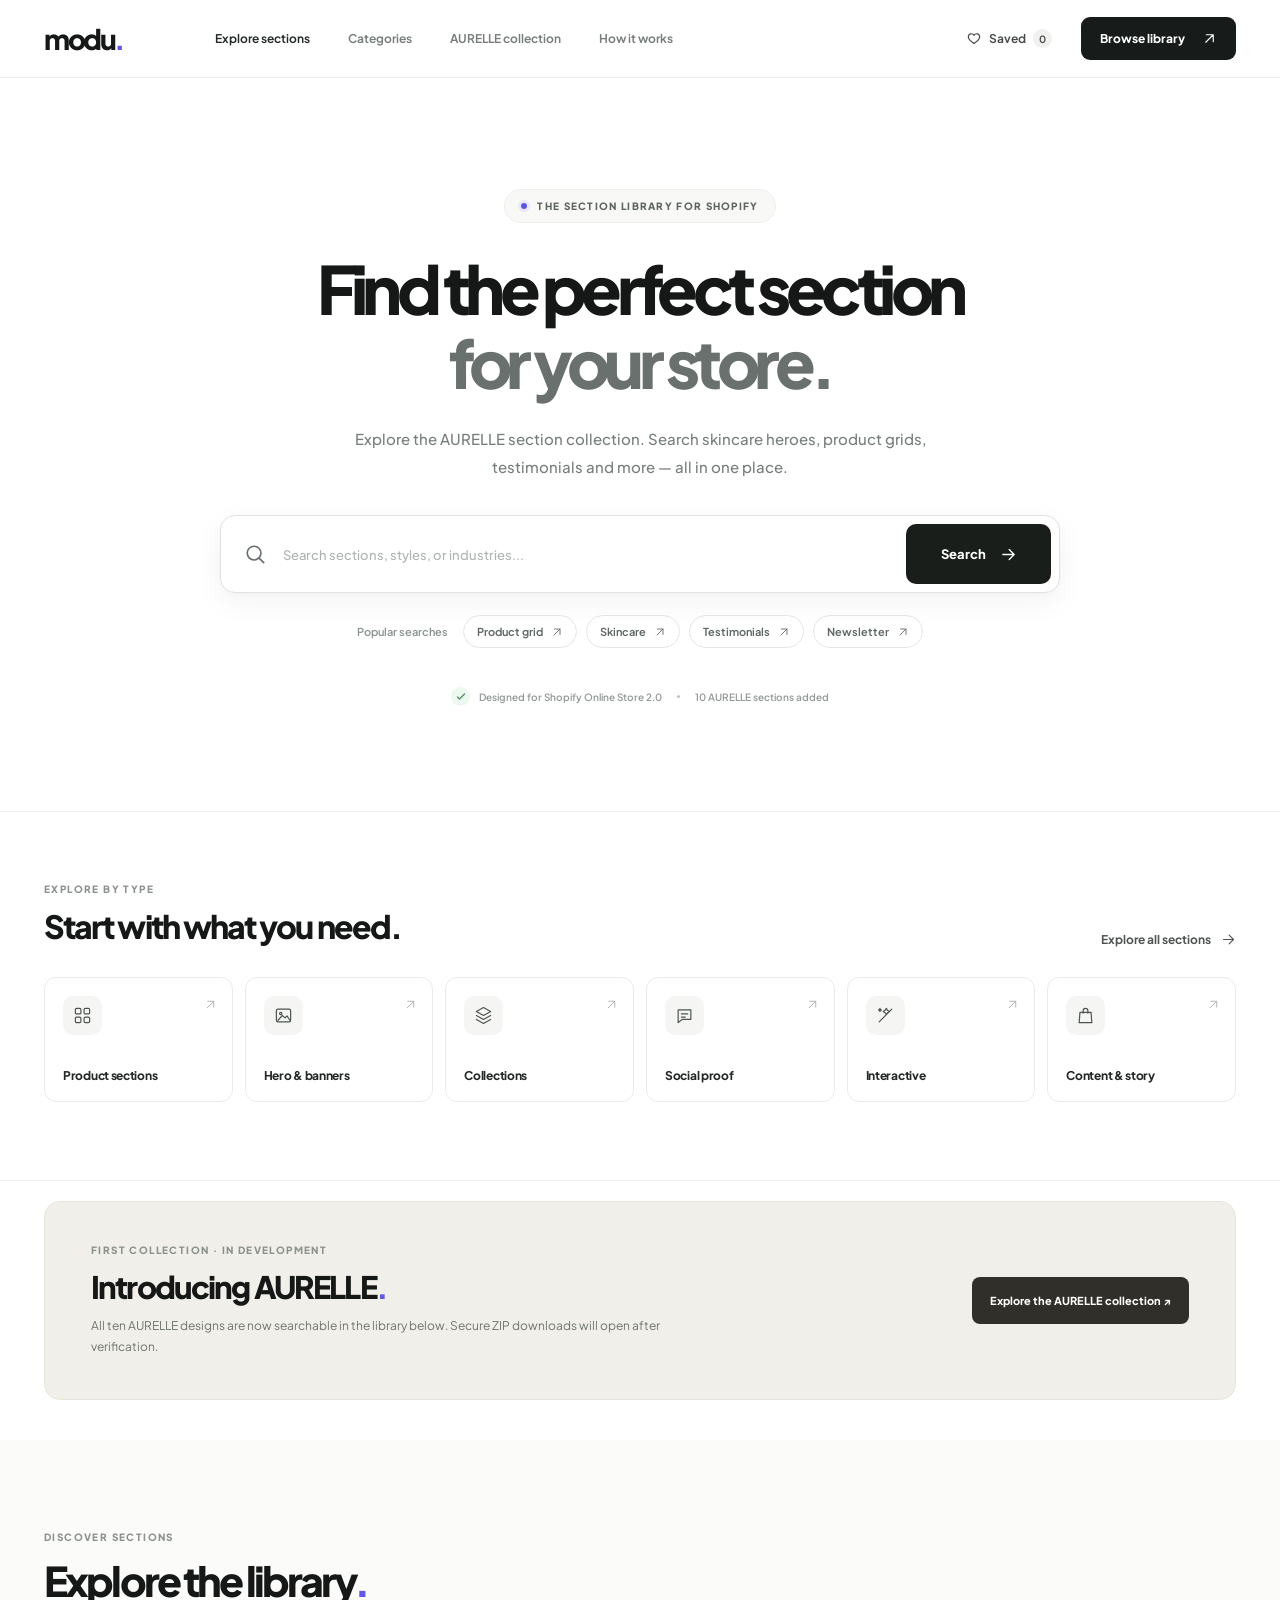
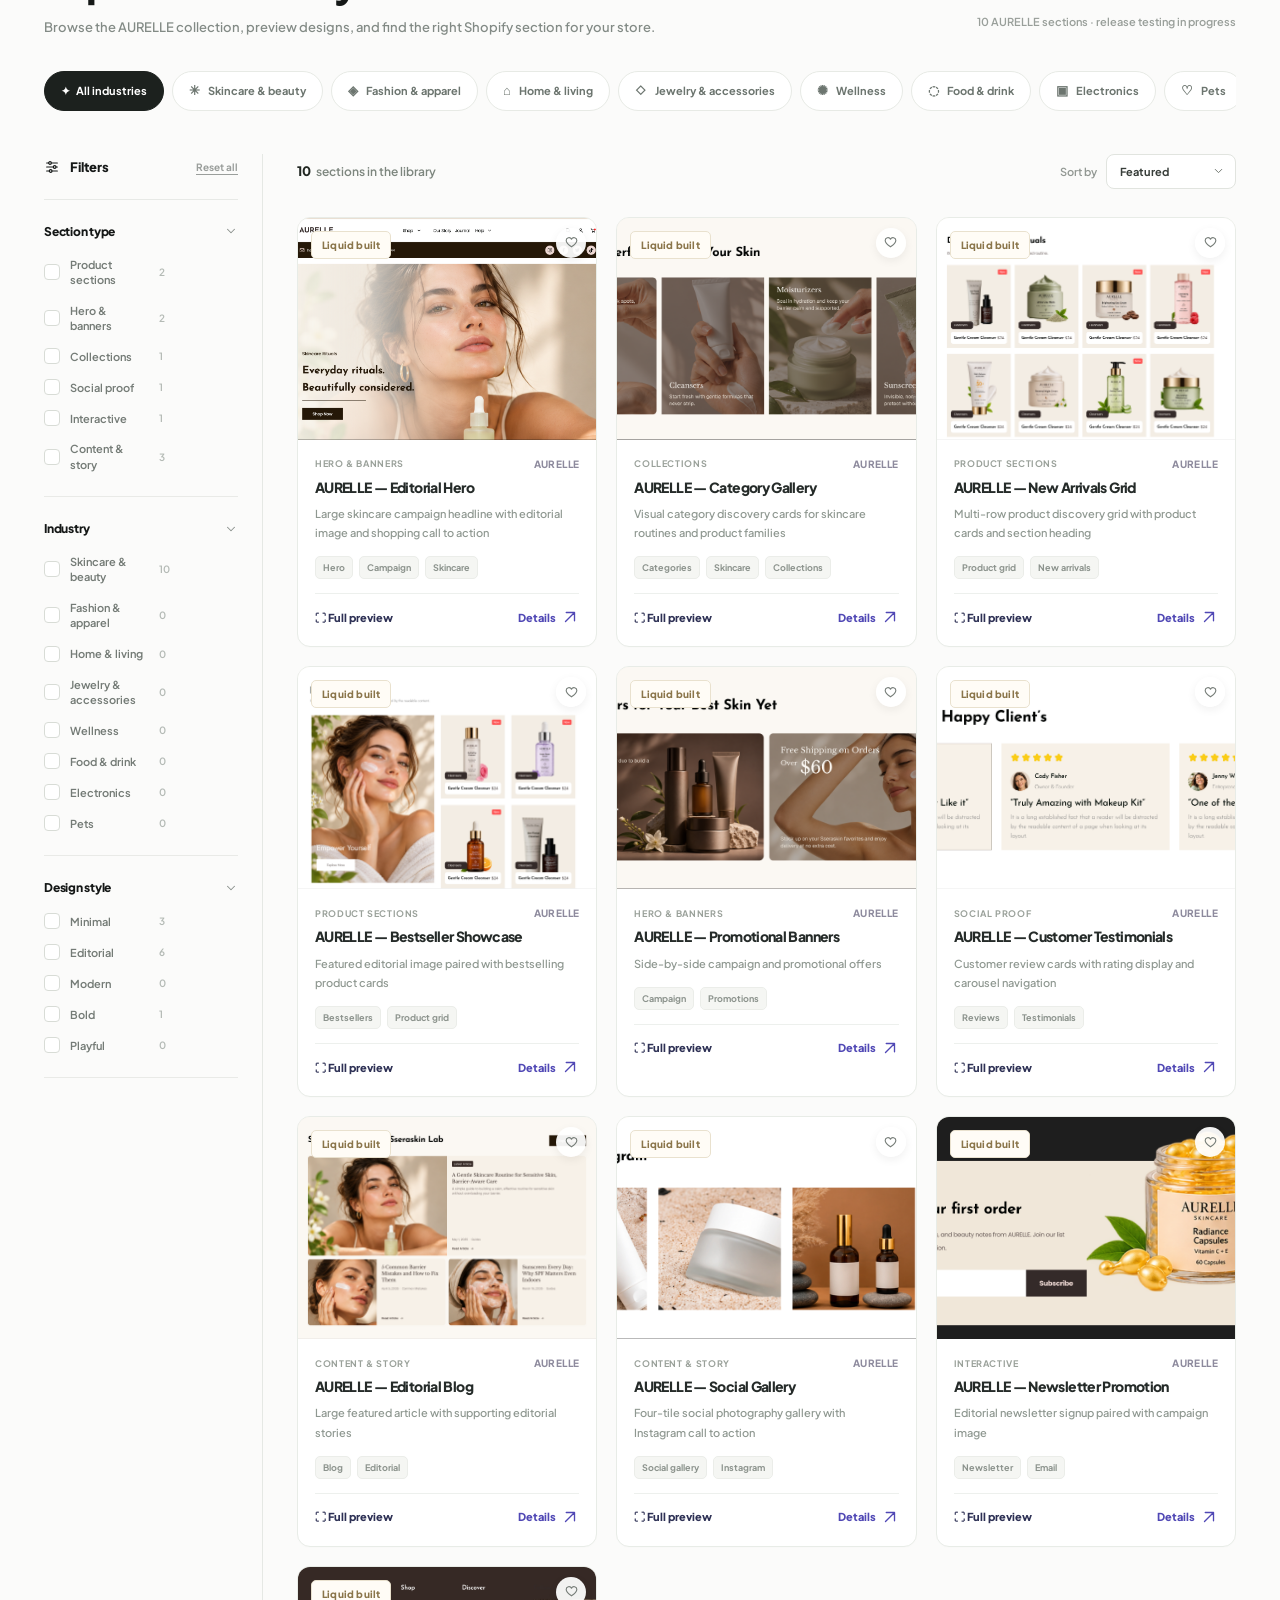
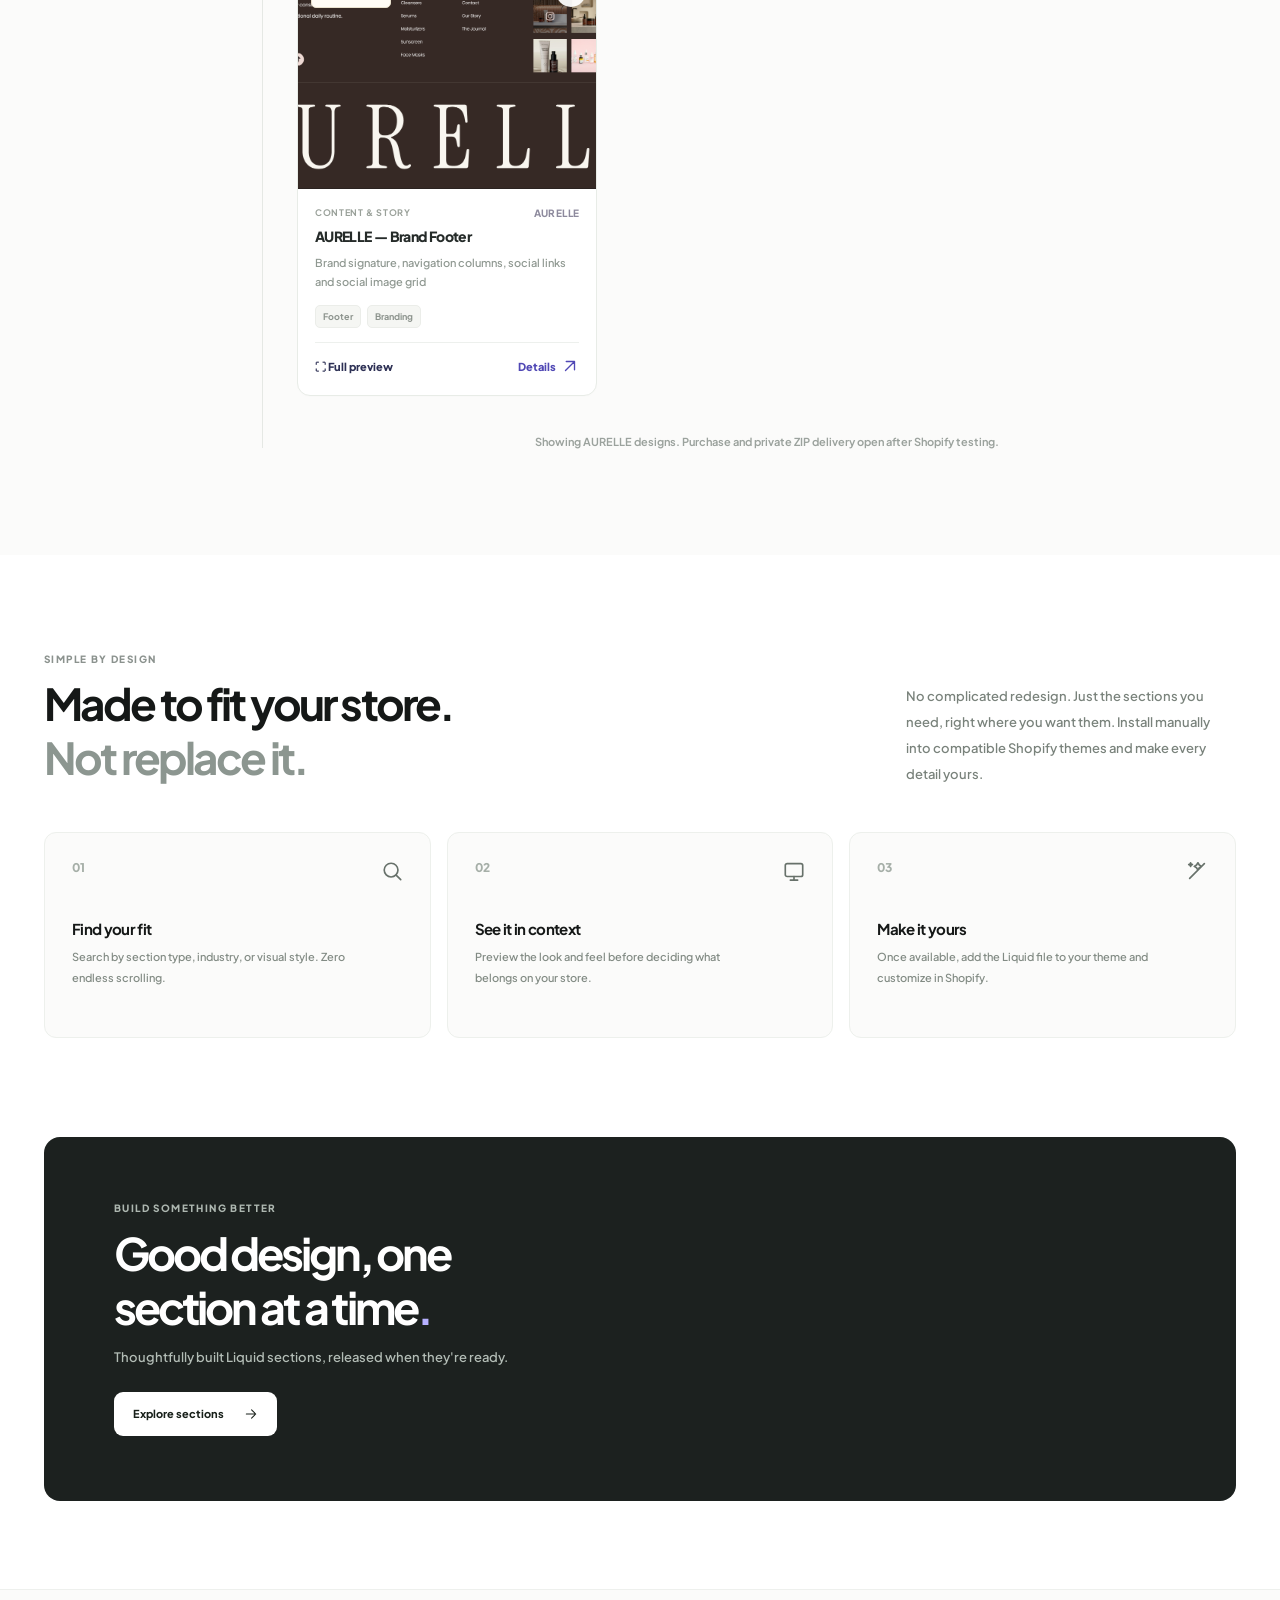
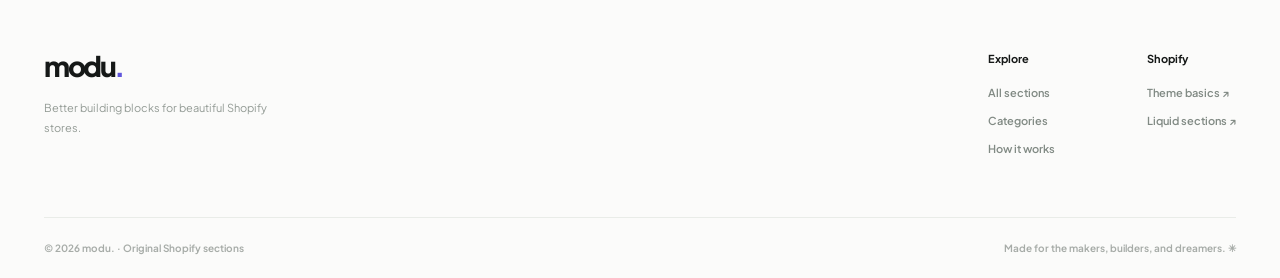
<file: index.html>
<!doctype html>
<html lang="en">
<head>
  <meta charset="utf-8" />
  <meta name="viewport" content="width=device-width, initial-scale=1" />
  <meta name="theme-color" content="#fafaf8" />
  <meta name="description" content="Discover thoughtfully designed Shopify sections. Search by section type, industry, style, and price, then preview your favorites." />
  <title>modu. — A better way to build Shopify stores</title>
  <link rel="preconnect" href="https://fonts.googleapis.com" />
  <link rel="preconnect" href="https://fonts.gstatic.com" crossorigin />
  <link href="https://fonts.googleapis.com/css2?family=Plus+Jakarta+Sans:wght@400;450;500;550;600;650;700;750;800&display=swap" rel="stylesheet" />
  <link rel="stylesheet" href="styles.css" />
  <link rel="stylesheet" href="refined.css" />

</head>
<body>
  <svg class="sprite" xmlns="http://www.w3.org/2000/svg" aria-hidden="true">
    <symbol id="i-search" viewBox="0 0 24 24"><circle cx="11" cy="11" r="7.5"/><path d="m16.5 16.5 5 5"/></symbol>
    <symbol id="i-arrow" viewBox="0 0 24 24"><path d="M4 12h16m-7-7 7 7-7 7"/></symbol>
    <symbol id="i-northeast" viewBox="0 0 24 24"><path d="M6 18 18 6M7 6h11v11"/></symbol>
    <symbol id="i-chevron" viewBox="0 0 24 24"><path d="m6 9 6 6 6-6"/></symbol>
    <symbol id="i-heart" viewBox="0 0 24 24"><path d="M20.5 8.6c0 4.4-8.5 10.3-8.5 10.3S3.5 13 3.5 8.6a4.5 4.5 0 0 1 8.5-2 4.5 4.5 0 0 1 8.5 2Z"/></symbol>
    <symbol id="i-sparkles" viewBox="0 0 24 24"><path d="m12 2 1.8 6.2L20 10l-6.2 1.8L12 18l-1.8-6.2L4 10l6.2-1.8L12 2Z"/><path d="m19 17 .7 2.3L22 20l-2.3.7L19 23l-.7-2.3L16 20l2.3-.7L19 17Z"/></symbol>
    <symbol id="i-grid" viewBox="0 0 24 24"><rect x="3" y="3" width="7" height="7" rx="1.6"/><rect x="14" y="3" width="7" height="7" rx="1.6"/><rect x="3" y="14" width="7" height="7" rx="1.6"/><rect x="14" y="14" width="7" height="7" rx="1.6"/></symbol>
    <symbol id="i-picture" viewBox="0 0 24 24"><rect x="3" y="4" width="18" height="16" rx="2"/><circle cx="8.5" cy="9.5" r="1.5"/><path d="m5 18 5.5-6 3.5 3 2.5-2.5 3.5 5.5"/></symbol>
    <symbol id="i-layers" viewBox="0 0 24 24"><path d="m12 2 9 5-9 5-9-5 9-5ZM3 12l9 5 9-5M3 17l9 5 9-5"/></symbol>
    <symbol id="i-message" viewBox="0 0 24 24"><path d="M4 5h16v12H9l-5 4V5Z"/><path d="M8 10h8M8 14h5"/></symbol>
    <symbol id="i-wand" viewBox="0 0 24 24"><path d="m4 20 16-16M13 3l1.5 2.5L17 7l-2.5 1.5L13 11l-1.5-2.5L9 7l2.5-1.5L13 3ZM5 3l.6 1.5L7 5l-1.4.6L5 7l-.6-1.4L3 5l1.4-.5L5 3Z"/></symbol>
    <symbol id="i-check" viewBox="0 0 24 24"><path d="m5 12 4 4L19 6"/></symbol>
    <symbol id="i-close" viewBox="0 0 24 24"><path d="M5 5 19 19M19 5 5 19"/></symbol>
    <symbol id="i-sliders" viewBox="0 0 24 24"><path d="M4 6h16M4 12h16M4 18h16"/><circle cx="9" cy="6" r="2" fill="white"/><circle cx="16" cy="12" r="2" fill="white"/><circle cx="10" cy="18" r="2" fill="white"/></symbol>
    <symbol id="i-monitor" viewBox="0 0 24 24"><rect x="2.5" y="4" width="19" height="14" rx="2"/><path d="M8 22h8m-4-4v4"/></symbol>
    <symbol id="i-phone" viewBox="0 0 24 24"><rect x="6.5" y="2" width="11" height="20" rx="2.5"/><path d="M10.5 18.5h3"/></symbol>
    <symbol id="i-bag" viewBox="0 0 24 24"><path d="M5 8h14l1 13H4L5 8Z"/><path d="M9 9V6a3 3 0 0 1 6 0v3"/></symbol>
    <symbol id="i-play" viewBox="0 0 24 24"><path d="m8 5 12 7-12 7V5Z"/></symbol>
    <symbol id="i-copy" viewBox="0 0 24 24"><rect x="7" y="7" width="14" height="14" rx="2"/><path d="M17 7V5a2 2 0 0 0-2-2H5a2 2 0 0 0-2 2v10a2 2 0 0 0 2 2h2"/></symbol>
    <symbol id="i-menu" viewBox="0 0 24 24"><path d="M3 6h18M3 12h18M3 18h18"/></symbol>
    <symbol id="i-check-circle" viewBox="0 0 24 24"><circle cx="12" cy="12" r="9"/><path d="m8 12 3 3 5-6"/></symbol>
  </svg>
  <a href="#catalog" class="skip-link">Skip to sections</a>
  <header class="site-header" id="top">
    <div class="container nav-inner">
      <a class="brand" href="#top" aria-label="modu home"><span>modu<span class="brand-dot">.</span></span></a>
      <nav class="primary-nav" id="primary-nav" aria-label="Primary navigation">
        <a class="active" href="#catalog">Explore sections</a><a href="#categories">Categories</a><a href="./aurelle.html">AURELLE collection</a><a href="#how-it-works">How it works</a>
      </nav>
      <div class="nav-actions">
        <button class="saved-btn" id="saved-nav" type="button" aria-label="Show saved sections"><svg class="icon"><use href="#i-heart"/></svg><span class="saved-label">Saved</span><span class="saved-count" id="saved-count">0</span></button>
        <a class="nav-cta" href="#catalog">Browse library <svg class="icon"><use href="#i-northeast"/></svg></a>
        <button class="mobile-menu" id="mobile-menu" aria-expanded="false" aria-controls="primary-nav" aria-label="Open navigation"><svg class="icon"><use href="#i-menu"/></svg></button>
      </div>
    </div>
  </header>
  <main>
    <section class="hero" aria-labelledby="hero-title">
      <div class="container hero-layout">
        <div class="hero-content">
          <div class="eyebrow"><span class="eyebrow-dot"></span> THE SECTION LIBRARY FOR SHOPIFY</div>
          <h1 id="hero-title">Find the perfect section<br/><span>for your store.</span></h1>
          <p class="hero-intro">Explore the AURELLE section collection. Search skincare heroes, product grids, testimonials and more — all in one place.</p>
          <form class="hero-search" id="hero-form" role="search" autocomplete="off">
            <div class="search-input-wrap"><svg class="icon search-magnify"><use href="#i-search"/></svg><input id="hero-query" type="search" aria-label="Search Shopify sections" placeholder="Search sections, styles, or industries..." autocomplete="off" /><button id="clear-search" type="button" class="search-clear" aria-label="Clear search" hidden><svg class="icon"><use href="#i-close"/></svg></button></div>
            <button type="submit" class="search-submit">Search <svg class="icon"><use href="#i-arrow"/></svg></button>
            <div class="search-suggestions" id="search-suggestions" hidden></div>
          </form>
          <div class="trending"><span>Popular searches</span><button type="button" data-search="product grid">Product grid <svg class="icon"><use href="#i-northeast"/></svg></button><button type="button" data-search="skincare">Skincare <svg class="icon"><use href="#i-northeast"/></svg></button><button type="button" data-search="testimonials">Testimonials <svg class="icon"><use href="#i-northeast"/></svg></button><button type="button" data-search="newsletter">Newsletter <svg class="icon"><use href="#i-northeast"/></svg></button></div>
          <div class="hero-note"><span class="note-icon"><svg class="icon"><use href="#i-check"/></svg></span> Designed for Shopify Online Store 2.0 <span class="hero-note-separator"></span> 10 AURELLE sections added</div>
        </div>
      </div>
    </section>

    <section class="categories-section" id="categories" aria-labelledby="cat-title">
      <div class="container"><div class="section-head compact"><div><p class="kicker">EXPLORE BY TYPE</p><h2 id="cat-title">Start with what you need.</h2></div><a href="#catalog" class="text-link">Explore all sections <svg class="icon"><use href="#i-arrow"/></svg></a></div>
        <div class="category-scroll" id="category-strip">
          <button type="button" class="category-tile" data-type="Product sections"><span class="cat-icon warm"><svg class="icon"><use href="#i-grid"/></svg></span><span>Product sections</span><svg class="icon tiny-arrow"><use href="#i-northeast"/></svg></button>
          <button type="button" class="category-tile" data-type="Hero & banners"><span class="cat-icon lavender"><svg class="icon"><use href="#i-picture"/></svg></span><span>Hero & banners</span><svg class="icon tiny-arrow"><use href="#i-northeast"/></svg></button>
          <button type="button" class="category-tile" data-type="Collections"><span class="cat-icon peach"><svg class="icon"><use href="#i-layers"/></svg></span><span>Collections</span><svg class="icon tiny-arrow"><use href="#i-northeast"/></svg></button>
          <button type="button" class="category-tile" data-type="Social proof"><span class="cat-icon green"><svg class="icon"><use href="#i-message"/></svg></span><span>Social proof</span><svg class="icon tiny-arrow"><use href="#i-northeast"/></svg></button>
          <button type="button" class="category-tile" data-type="Interactive"><span class="cat-icon pink"><svg class="icon"><use href="#i-wand"/></svg></span><span>Interactive</span><svg class="icon tiny-arrow"><use href="#i-northeast"/></svg></button>
          <button type="button" class="category-tile" data-type="Content & story"><span class="cat-icon blue"><svg class="icon"><use href="#i-bag"/></svg></span><span>Content & story</span><svg class="icon tiny-arrow"><use href="#i-northeast"/></svg></button>
        </div>
      </div>
    </section>

    <section class="aurelle-collection-teaser" aria-labelledby="aurelle-teaser-title"><div class="container"><div class="aurelle-teaser-inner"><div><p class="kicker">FIRST COLLECTION · IN DEVELOPMENT</p><h2 id="aurelle-teaser-title">Introducing AURELLE<span class="accent-period">.</span></h2><p>All ten AURELLE designs are now searchable in the library below. Secure ZIP downloads will open after verification.</p></div><a class="aurelle-teaser-link" href="./aurelle.html">Explore the AURELLE collection ↗</a></div></div></section>
    <section class="catalog-section" id="catalog" aria-labelledby="catalog-title">
      <div class="container">
        <div class="catalog-intro"><div><p class="kicker">DISCOVER SECTIONS</p><h2 id="catalog-title">Explore the library<span class="accent-period">.</span></h2><p>Browse the AURELLE collection, preview designs, and find the right Shopify section for your store.</p></div><span class="catalog-side-note">10 AURELLE sections · release testing in progress</span></div>
        <div class="industry-row" role="group" aria-label="Filter by industry" id="industry-pills"></div>
        <div class="browse-layout">
          <aside class="sidebar" id="sidebar" aria-label="Section filters"><div class="filter-sidebar-top"><div><svg class="icon"><use href="#i-sliders"/></svg> Filters</div><button type="button" class="plain-link" id="reset-side">Reset all</button></div><div id="filter-groups"></div><button class="filter-mobile-apply" id="mobile-apply" type="button">Show sections <svg class="icon"><use href="#i-arrow"/></svg></button></aside>
          <div class="catalog-main">
            <div class="results-toolbar"><div class="results-count" aria-live="polite"><strong id="result-count">0</strong> <span id="result-label">sections in the library</span></div><div class="sort-actions"><button type="button" class="mobile-filter-trigger" id="mobile-filter-trigger"><svg class="icon"><use href="#i-sliders"/></svg> Filters <span id="filter-num"></span></button><label for="sort-select">Sort by</label><div class="sort-wrap"><select id="sort-select"><option value="featured">Featured</option><option value="newest">Newest</option><option value="name">Name: A to Z</option></select><svg class="icon"><use href="#i-chevron"/></svg></div></div></div>
            <div class="active-filters" id="active-filters" hidden></div>
            <div class="product-grid" id="product-grid"></div>
            <div class="no-results library-empty" id="no-results" hidden aria-live="polite"><div class="library-empty-inner"><div class="empty-eyebrow"><span class="empty-eyebrow-dot"></span> THE COLLECTION IS TAKING SHAPE</div><div class="empty-monogram" aria-hidden="true"><span>m</span><i></i></div><h3 id="empty-title">Something thoughtfully built is coming.</h3><p id="empty-description">We're developing our first collection of original Shopify Liquid sections. No placeholders, fake reviews, or pretend products — only real sections once they're ready.</p><div class="empty-details" id="empty-details"><span>01 &nbsp; Original design</span><span>02 &nbsp; Real Liquid code</span><span>03 &nbsp; Tested before release</span></div><button class="btn-dark" type="button" id="no-result-reset" hidden>Clear all filters <svg class="icon"><use href="#i-arrow"/></svg></button></div></div>
            <div class="catalog-end" id="catalog-end">Showing AURELLE designs. Purchase and private ZIP delivery open after Shopify testing.</div>
          </div>
        </div>
      </div>
    </section>

    <section class="how-section" id="how-it-works"><div class="container how-container"><div class="how-top"><div><p class="kicker">SIMPLE BY DESIGN</p><h2>Made to fit your store.<br/><em>Not replace it.</em></h2></div><p>No complicated redesign. Just the sections you need, right where you want them. Install manually into compatible Shopify themes and make every detail yours.</p></div><div class="step-grid"><div class="step"><div class="step-number">01 <svg class="icon"><use href="#i-search"/></svg></div><h3>Find your fit</h3><p>Search by section type, industry, or visual style. Zero endless scrolling.</p></div><div class="step"><div class="step-number">02 <svg class="icon"><use href="#i-monitor"/></svg></div><h3>See it in context</h3><p>Preview the look and feel before deciding what belongs on your store.</p></div><div class="step"><div class="step-number">03 <svg class="icon"><use href="#i-wand"/></svg></div><h3>Make it yours</h3><p>Once available, add the Liquid file to your theme and customize in Shopify.</p></div></div></div></section>

    <section class="closing"><div class="container closing-panel"><div><p class="kicker">BUILD SOMETHING BETTER</p><h2>Good design, one<br/>section at a time<span>.</span></h2><p>Thoughtfully built Liquid sections, released when they're ready.</p><a href="#catalog" class="closing-cta">Explore sections <svg class="icon"><use href="#i-arrow"/></svg></a></div></div></section>
  </main>
  <footer><div class="container footer-main"><div class="footer-brand"><a class="brand" href="#top"><span>modu<span class="brand-dot">.</span></span></a><p>Better building blocks for beautiful Shopify stores.</p></div><div class="footer-links"><div><strong>Explore</strong><a href="#catalog">All sections</a><a href="#categories">Categories</a><a href="#how-it-works">How it works</a></div><div><strong>Shopify</strong><a href="https://help.shopify.com/en/manual/online-store/themes" target="_blank" rel="noopener noreferrer">Theme basics ↗</a><a href="https://shopify.dev/docs/storefronts/themes/architecture/sections" target="_blank" rel="noopener noreferrer">Liquid sections ↗</a></div></div></div><div class="container footer-bottom"><span>© 2026 modu. · Original Shopify sections</span><span>Made for the makers, builders, and dreamers. ✳</span></div></footer>
  <div class="modal-overlay" id="modal-overlay" hidden><div class="modal" role="dialog" aria-modal="true" aria-labelledby="modal-name"><div class="modal-header"><span class="modal-eyebrow"><span class="eyebrow-dot"></span> SECTION PREVIEW</span><button type="button" class="modal-close" id="modal-close" aria-label="Close preview"><svg class="icon"><use href="#i-close"/></svg></button></div><div class="modal-content"><div class="modal-preview-column"><div class="modal-preview-toolbar"><div class="preview-device-buttons"><button type="button" class="device active" id="device-desktop"><svg class="icon"><use href="#i-monitor"/></svg> Desktop</button><button type="button" class="device" id="device-mobile"><svg class="icon"><use href="#i-phone"/></svg> Mobile</button></div><a id="modal-full-preview" class="modal-fullscreen" href="./preview.html" target="_blank" rel="noopener noreferrer">⛶ Full-screen preview ↗</a></div><div class="modal-scene-container" id="modal-scene-container"></div></div><div class="modal-details" id="modal-details"></div></div></div></div>
  <div class="mobile-filter-backdrop" id="mobile-filter-backdrop" hidden></div><div class="toast" id="toast" role="status" aria-live="polite"></div>
<script defer src="app.js"></script>
</body>
</html>
</file>
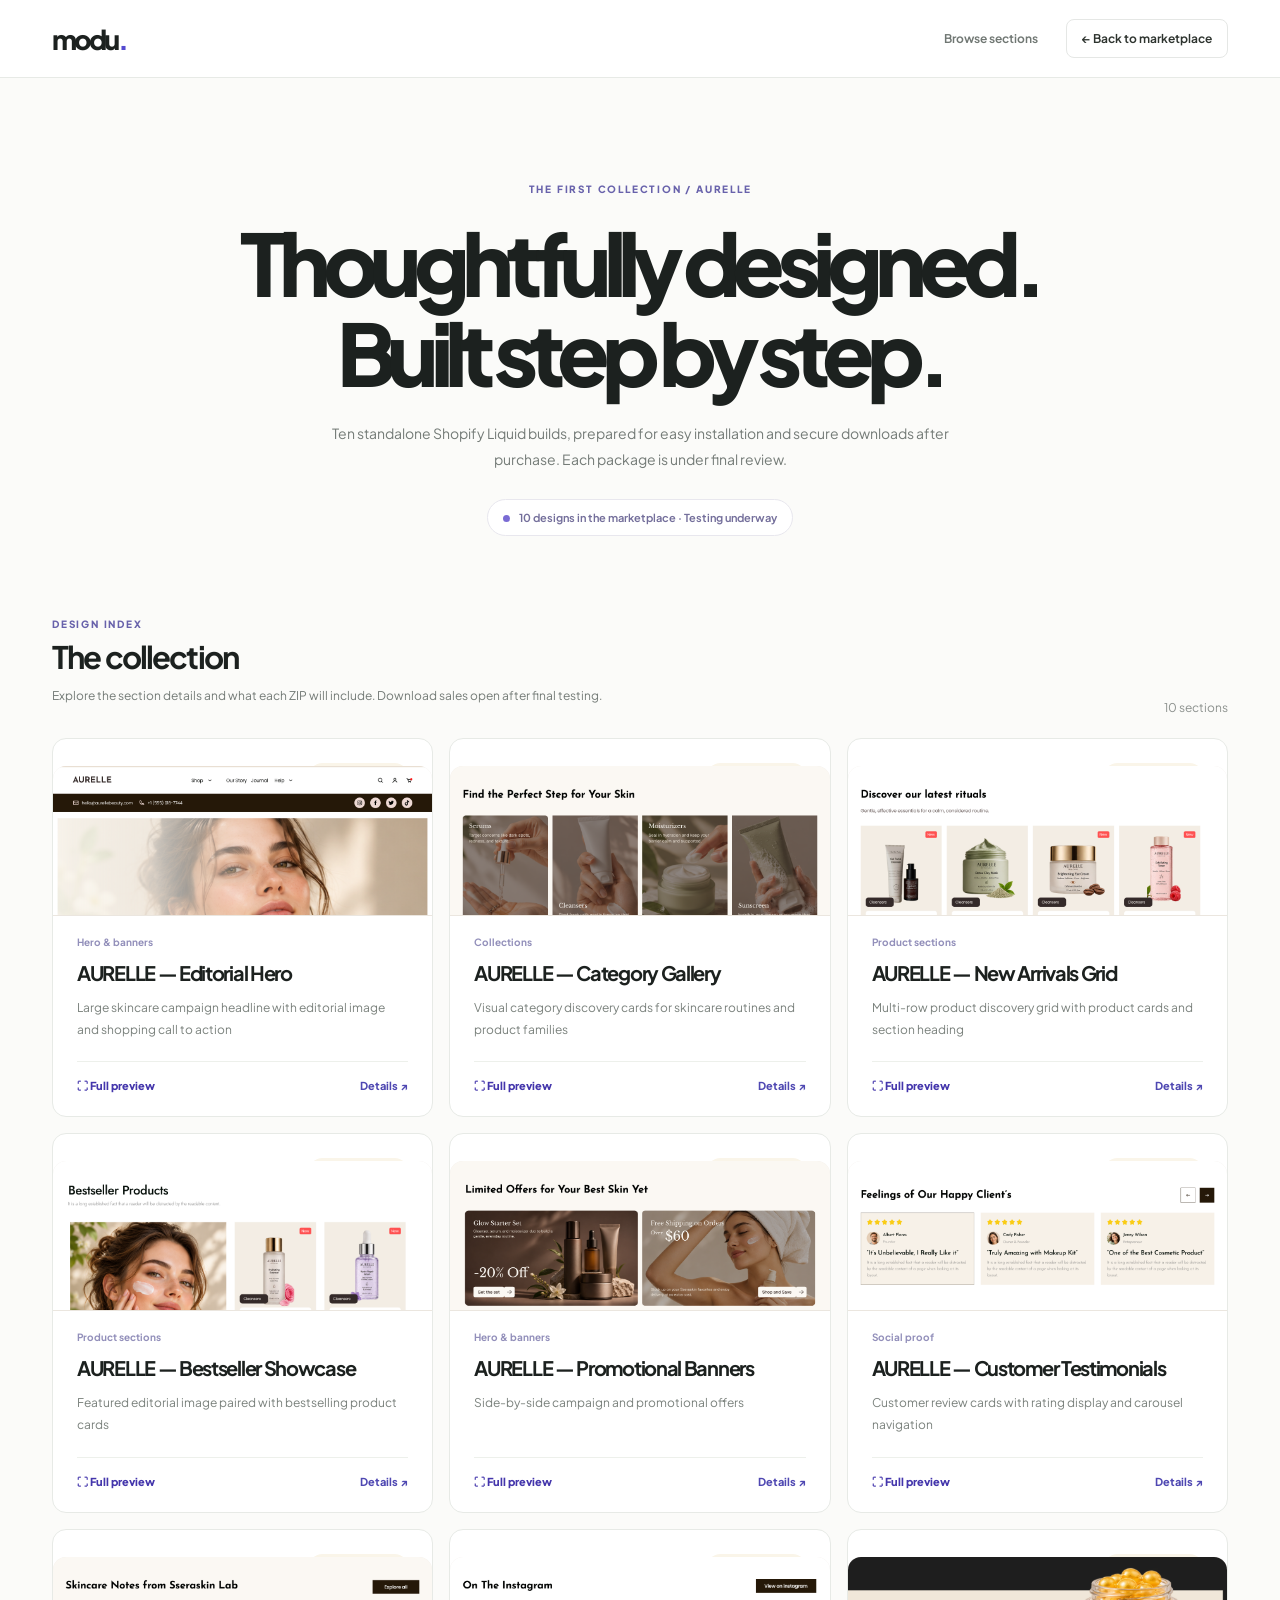
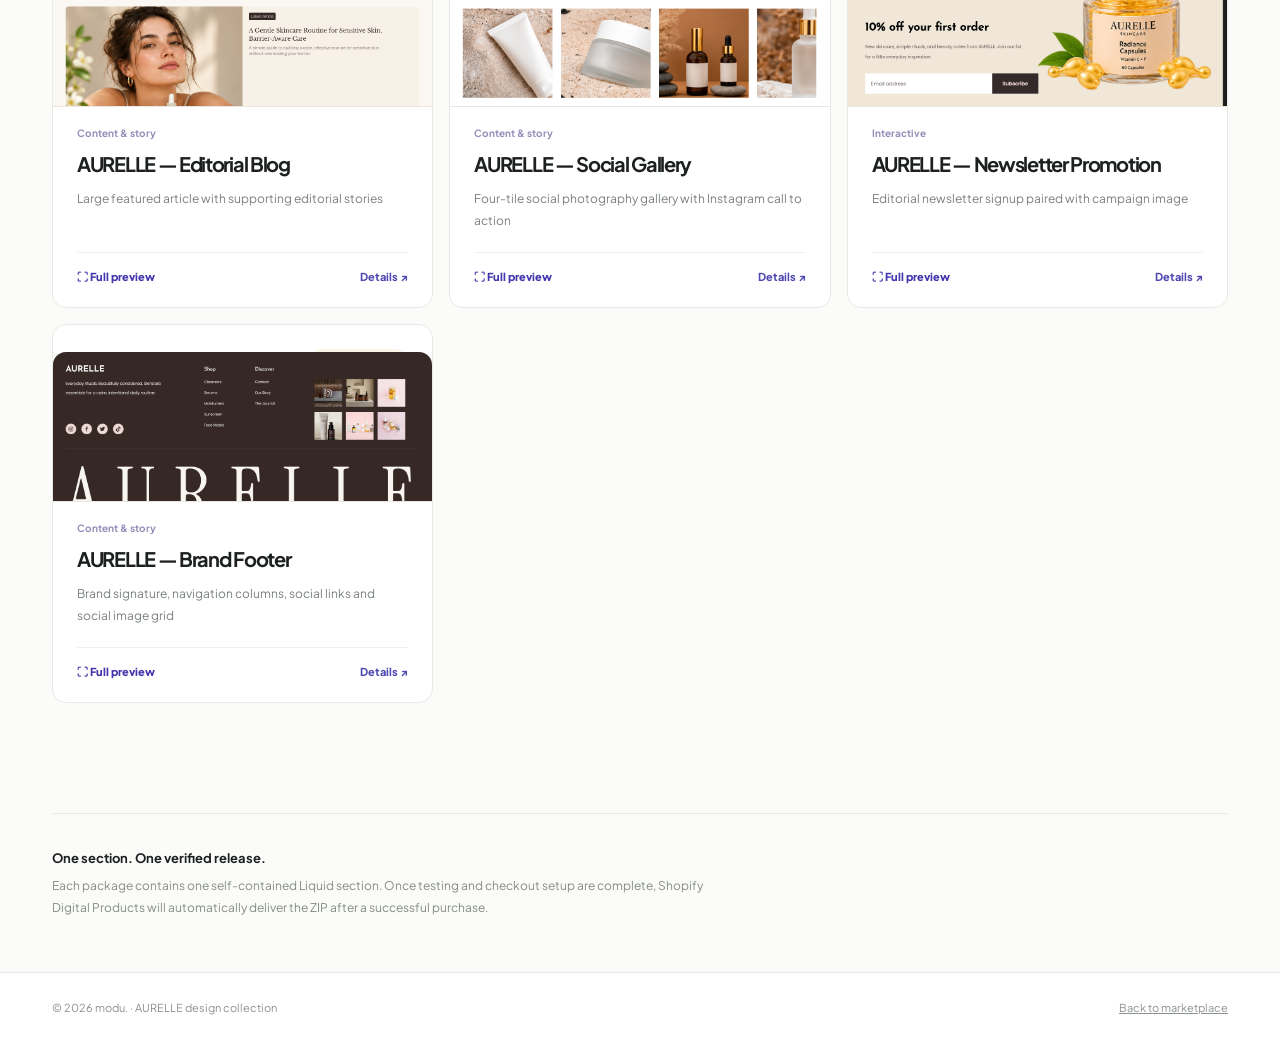
<file: aurelle.html>
<!doctype html>
<html lang="en"><head><meta charset="utf-8"/><meta name="viewport" content="width=device-width, initial-scale=1"/><meta name="description" content="Explore ten AURELLE Shopify Liquid section previews. Individual product pages are available, with checkout opening after testing."/><title>AURELLE Collection — modu.</title><link rel="preconnect" href="https://fonts.googleapis.com"/><link rel="preconnect" href="https://fonts.gstatic.com" crossorigin/><link href="https://fonts.googleapis.com/css2?family=Plus+Jakarta+Sans:wght@400;500;600;650;700;750;800&display=swap" rel="stylesheet"/><link rel="stylesheet" href="./collection.css"/></head>
<body><header class="site-header"><div class="container header-inner"><a class="brand" href="./index.html" aria-label="modu home">modu<span>.</span></a><nav class="nav" aria-label="Main navigation"><a href="./index.html#catalog">Browse sections</a><a class="home" href="./index.html">← Back to marketplace</a></nav></div></header>
<main><section class="hero"><div class="container"><div class="overline">THE FIRST COLLECTION / AURELLE</div><h1>Thoughtfully designed.<br/>Built step by step.</h1><p>Ten standalone Shopify Liquid builds, prepared for easy installation and secure downloads after purchase. Each package is under final review.</p><div class="hero-status"><span class="status-dot"></span> 10 designs in the marketplace · Testing underway</div></div></section>
<section class="container" aria-labelledby="section-heading"><div class="section-top"><div><div class="overline">DESIGN INDEX</div><h2 id="section-heading">The collection</h2><p>Explore the section details and what each ZIP will include. Download sales open after final testing.</p></div><div class="counter" id="collection-count">10 designs</div></div><div class="grid" id="collection-grid" aria-live="polite"></div>
<div class="notice"><div><strong>One section. One verified release.</strong><p>Each package contains one self-contained Liquid section. Once testing and checkout setup are complete, Shopify Digital Products will automatically deliver the ZIP after a successful purchase.</p></div></div></section></main>
<footer class="footer"><div class="container footer-inner"><span>© 2026 modu. · AURELLE design collection</span><a href="./index.html">Back to marketplace</a></div></footer>
<script src="./collection.js" defer></script></body></html>
</file>
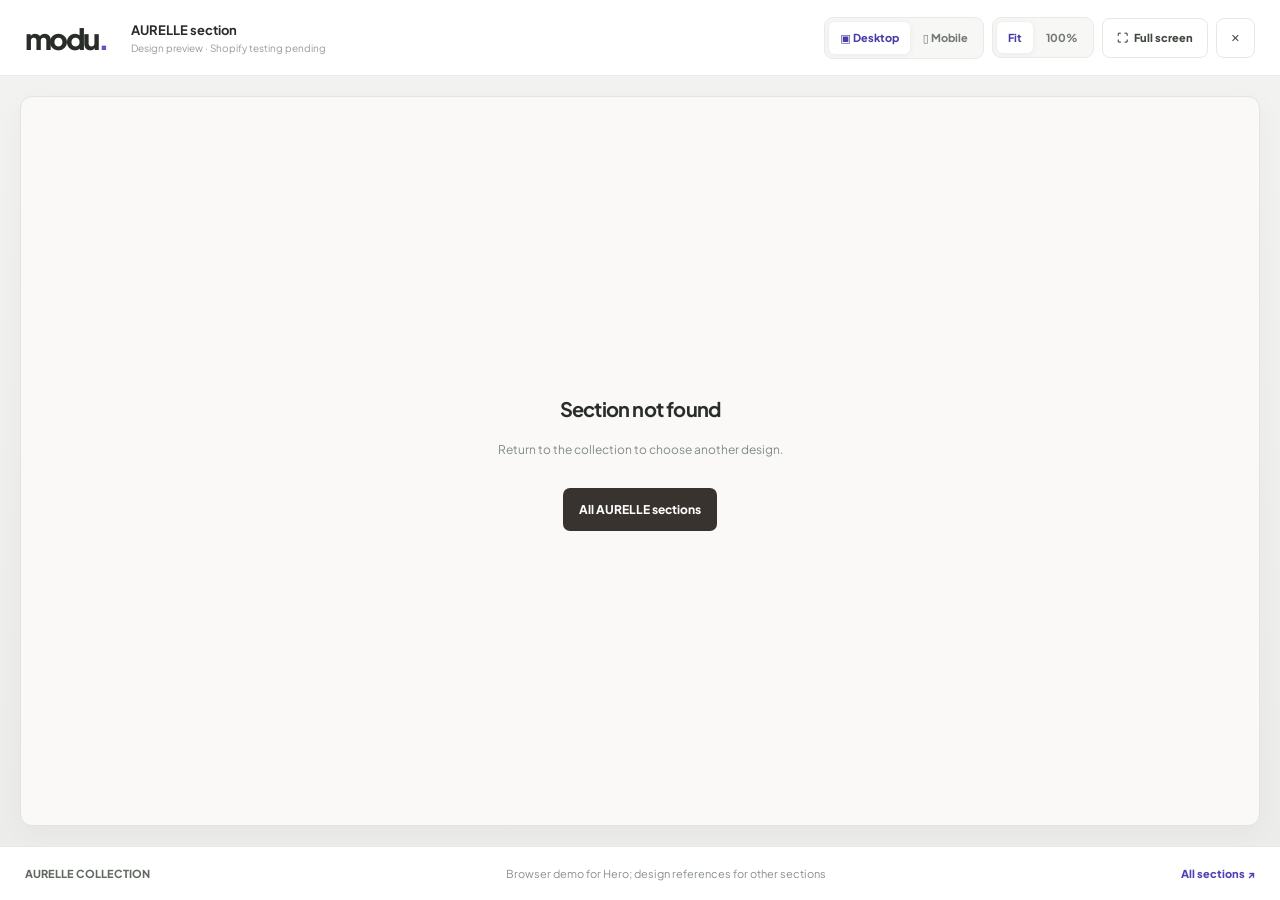
<file: preview.html>
<!doctype html><html lang="en"><head><meta charset="utf-8"><meta name="viewport" content="width=device-width,initial-scale=1"><meta name="description" content="Full screen AURELLE section design preview"><meta name="theme-color" content="#f6f6f3"><title>Section preview — modu.</title><link rel="preconnect" href="https://fonts.googleapis.com"><link href="https://fonts.googleapis.com/css2?family=Plus+Jakarta+Sans:wght@400;500;600;700;800&display=swap" rel="stylesheet"><link rel="stylesheet" href="./preview.css"></head>
<body><div id="preview-app">
<header class="preview-header">
 <a class="brand" href="./index.html" aria-label="modu homepage">modu<span>.</span></a>
 <div class="name-group"><strong id="section-name">AURELLE section</strong><small id="preview-caption">Design preview · Shopify testing pending</small></div>
 <div class="controls" aria-label="Preview controls">
  <div class="switch" role="group" aria-label="Device"><button id="desktop" type="button" class="active" aria-pressed="true">▣ <span>Desktop</span></button><button id="mobile" type="button" aria-pressed="false">▯ <span>Mobile</span></button></div>
  <div class="switch" role="group" aria-label="Zoom"><button id="fit" type="button" class="active" aria-pressed="true">Fit</button><button id="actual" type="button" aria-pressed="false">100%</button></div>
  <button id="fullscreen" type="button" class="fullscreen-button">⛶ <span>Full screen</span></button>
  <a class="close" id="back" href="./aurelle.html" aria-label="Close preview and return to section details">✕</a>
 </div>
</header>
<main class="viewport"><div class="stage" id="stage">
 <div id="loading" class="message">Loading section preview…</div>
 <div id="image-box" class="image-box" hidden><img id="design-image" alt="" draggable="false"></div>
 <div class="live-demo-frame" id="live-demo-frame" hidden><iframe title="Responsive AURELLE section browser demo" id="demo-iframe" loading="eager"></iframe></div>
 <div id="mobile-missing" class="message" hidden><div class="phone-icon">▯</div><strong>Mobile preview coming soon</strong><p>A genuine Shopify mobile screenshot is not available yet. We won’t stretch a desktop picture and call it mobile.</p><button type="button" id="back-desktop">View desktop design</button></div>
 <div id="error" class="message" hidden><strong>Section not found</strong><p>Return to the collection to choose another design.</p><a href="./aurelle.html">All AURELLE sections</a></div>
</div></main>
<footer class="preview-footer"><span id="collection-name">AURELLE COLLECTION</span><span>Browser demo for Hero; design references for other sections</span><a href="./aurelle.html">All sections ↗</a></footer>
</div><script defer src="./preview.js"></script></body></html>
</file>
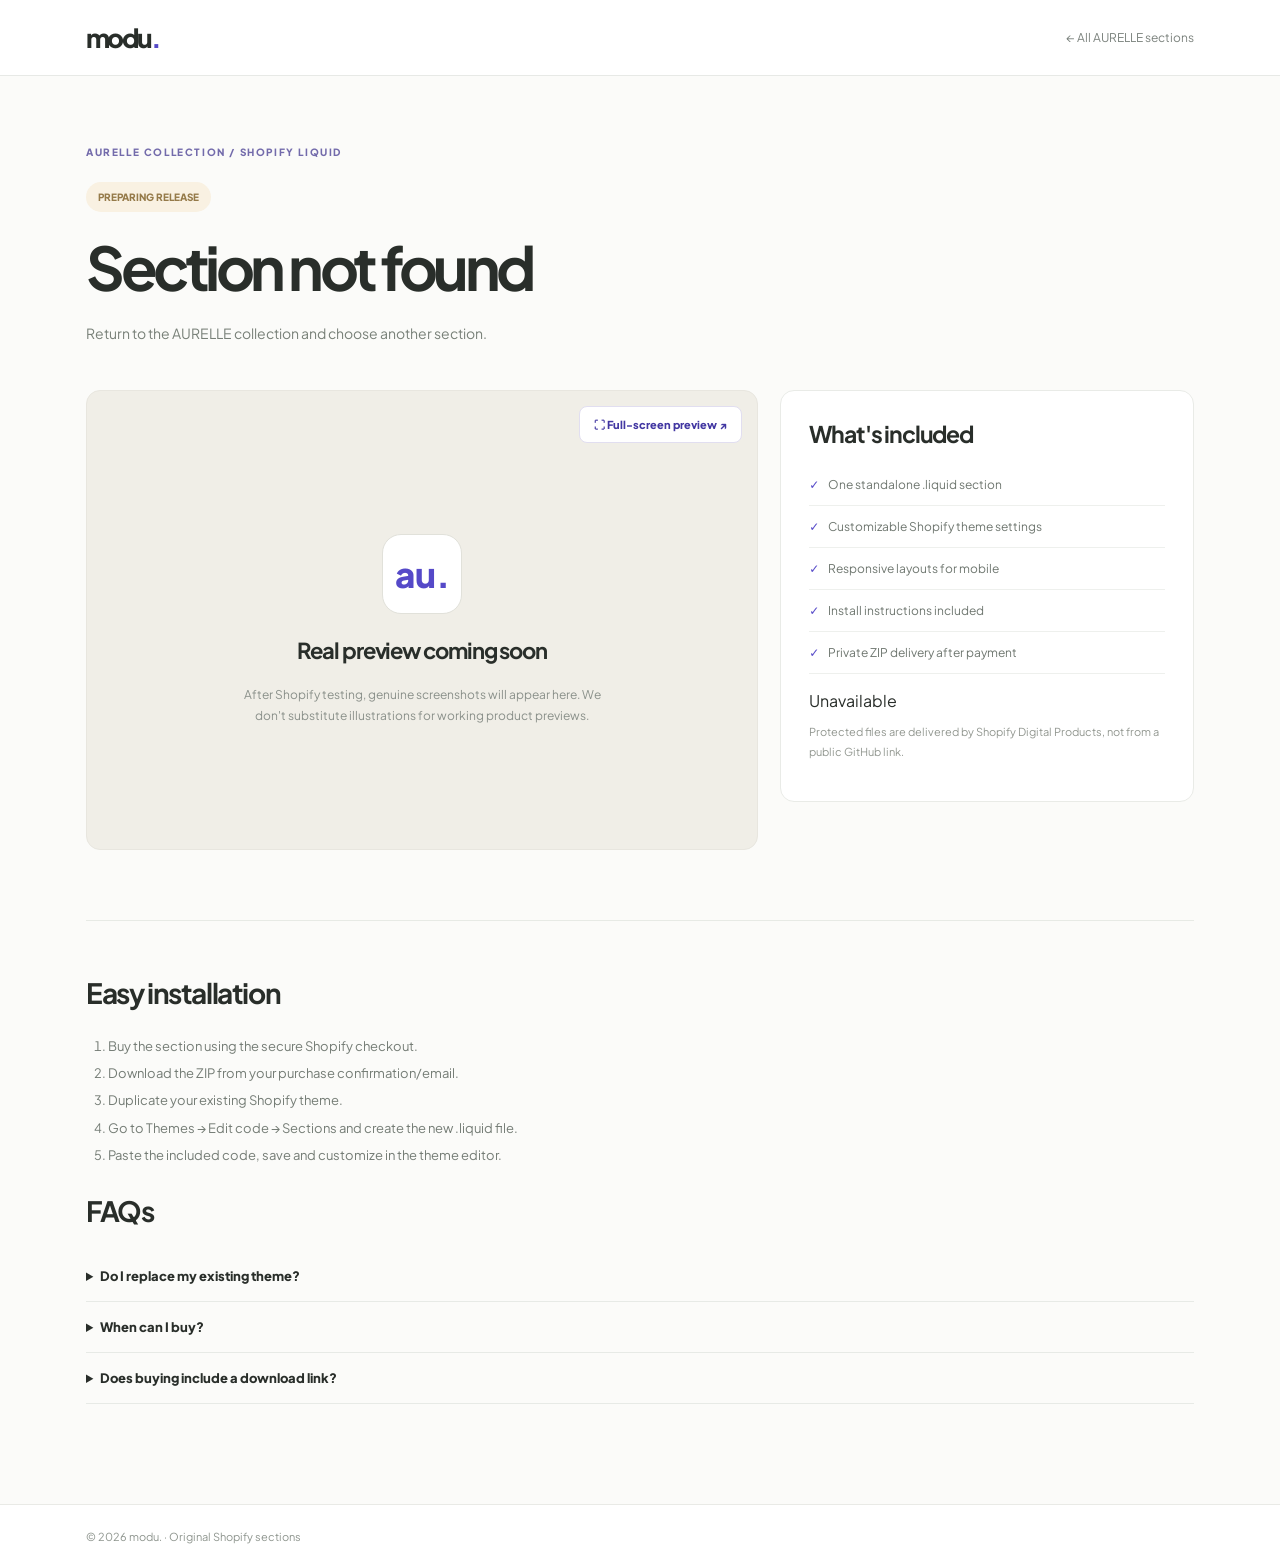
<file: section.html>
<!doctype html><html lang="en"><head><meta charset="utf-8"/><meta name="viewport" content="width=device-width,initial-scale=1"/><meta name="description" content="AURELLE Shopify Liquid section product details."/><title>AURELLE Section — modu.</title><link rel="preconnect" href="https://fonts.googleapis.com"/><link href="https://fonts.googleapis.com/css2?family=Plus+Jakarta+Sans:wght@400;500;600;700;800&display=swap" rel="stylesheet"/><link rel="stylesheet" href="./section.css"/></head>
<body><header><div class="container nav"><a href="./index.html" class="brand">modu<span>.</span></a><a href="./aurelle.html" class="back">← All AURELLE sections</a></div></header>
<main class="container"><section class="intro"><div class="eyebrow">AURELLE COLLECTION / SHOPIFY LIQUID</div><span class="status" id="release-status">PREPARING RELEASE</span><h1 id="section-title">Section details</h1><p id="section-description">Loading product.</p></section>
<div class="layout"><div class="preview-pane"><a id="detail-fullscreen" class="preview-expand" href="./preview.html" target="_blank" rel="noopener noreferrer">⛶ Full-screen preview ↗</a><div class="preview" id="section-preview"><div class="preview-mark">au.</div><strong>Real preview coming soon</strong><p>After Shopify testing, genuine screenshots will appear here. We don't substitute illustrations for working product previews.</p></div>
</div><aside class="details"><h2>What's included</h2><ul><li>One standalone .liquid section</li><li>Customizable Shopify theme settings</li><li>Responsive layouts for mobile</li><li>Install instructions included</li><li>Private ZIP delivery after payment</li></ul><div id="checkout"></div><p class="small-note">Protected files are delivered by Shopify Digital Products, not from a public GitHub link.</p></aside></div>
<div class="instructions"><h2>Easy installation</h2><ol><li>Buy the section using the secure Shopify checkout.</li><li>Download the ZIP from your purchase confirmation/email.</li><li>Duplicate your existing Shopify theme.</li><li>Go to Themes → Edit code → Sections and create the new .liquid file.</li><li>Paste the included code, save and customize in the theme editor.</li></ol><h2>FAQs</h2><details><summary>Do I replace my existing theme?</summary><p>No. These standalone sections are designed for Online Store 2.0 themes.</p></details><details><summary>When can I buy?</summary><p>Purchases open once the specific section has passed real Shopify testing and secure file delivery is configured.</p></details><details><summary>Does buying include a download link?</summary><p>Yes. Once enabled, Shopify Digital Products sends the protected ZIP download link after payment.</p></details></div></main><footer><div class="container">© 2026 modu. · Original Shopify sections</div></footer><script defer src="./section.js"></script></body></html>
</file>
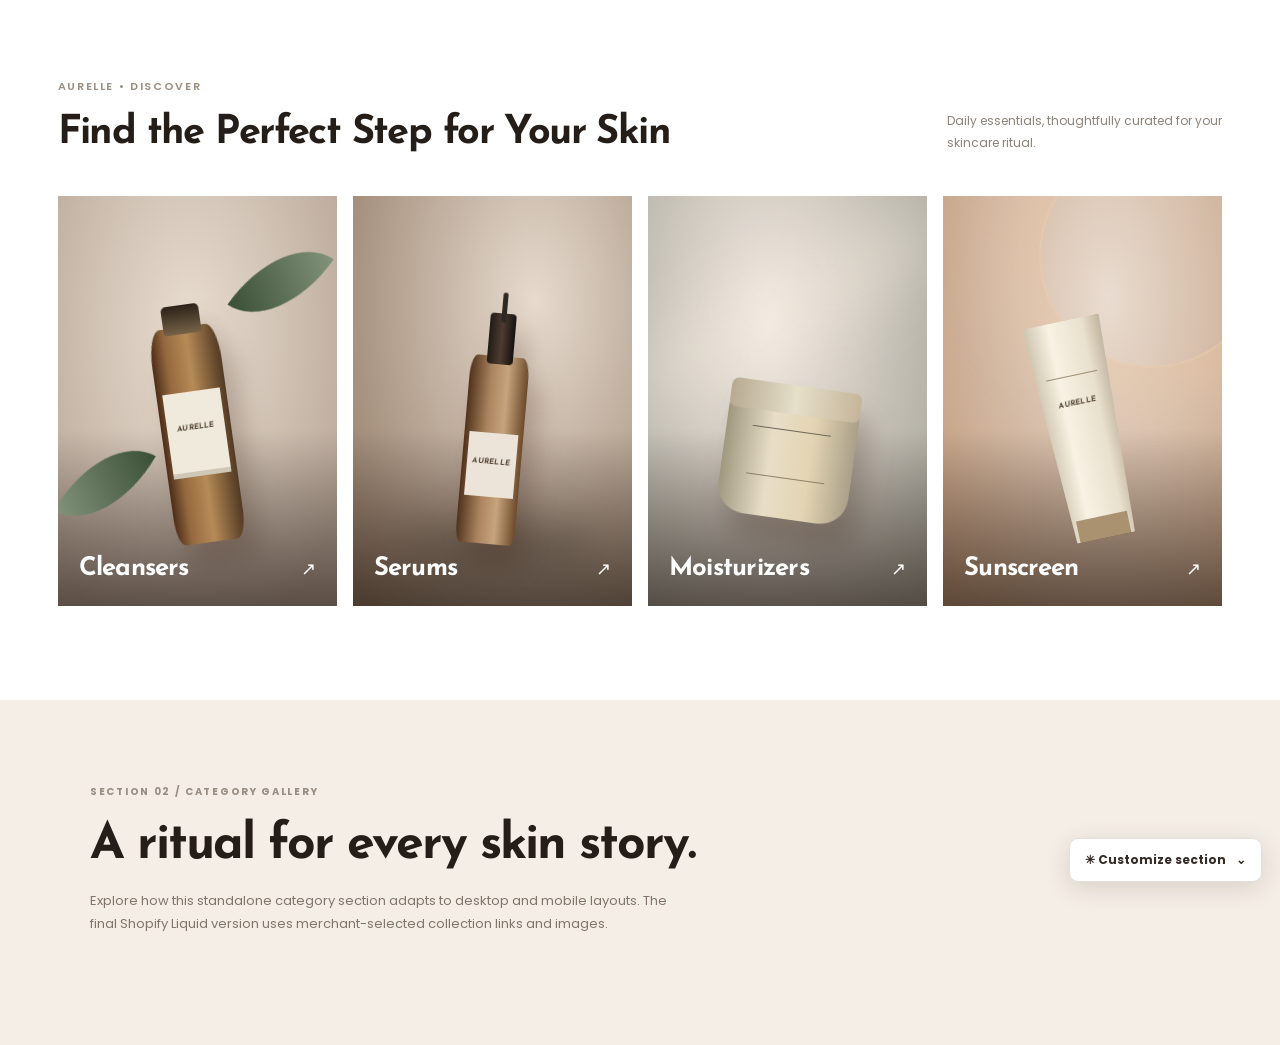
<file: demo/aurelle-categories.html>
<!doctype html>
<html lang="en"><head><meta charset="utf-8"><meta name="viewport" content="width=device-width,initial-scale=1">
<meta name="description" content="Interactive AURELLE skincare category gallery demo">
<title>AURELLE Category Gallery — Interactive Preview</title>
<link rel="preconnect" href="https://fonts.googleapis.com"><link rel="preconnect" href="https://fonts.gstatic.com" crossorigin>
<link href="https://fonts.googleapis.com/css2?family=Josefin+Sans:wght@400;500;600;700&family=Poppins:wght@400;500;600;700&display=swap" rel="stylesheet">
<link rel="stylesheet" href="./categories.css"></head>
<body>
<main>
<section class="gallery" id="gallery" aria-labelledby="gallery-heading">
 <div class="gallery-container">
  <header class="gallery-head"><div><span class="eyebrow">AURELLE • DISCOVER</span><h1 id="gallery-heading">Find the Perfect Step for Your Skin</h1></div><p class="gallery-subtitle" id="gallery-subtitle">Daily essentials, thoughtfully curated for your skincare ritual.</p></header>
  <div class="category-grid" id="category-grid">
   <a class="category-card category-cleanse" href="#collection-cleanse" aria-label="Explore Cleansers"><div class="visual" aria-hidden="true"><div class="ritual-surface"><span class="bottle bottle-amber"><i></i></span><span class="leaf leaf-a"></span><span class="leaf leaf-b"></span></div></div><span class="card-info"><span class="card-name">Cleansers</span><span class="card-arrow" aria-hidden="true">↗</span></span></a>
   <a class="category-card category-serums" href="#collection-serums" aria-label="Explore Serums"><div class="visual" aria-hidden="true"><div class="ritual-surface"><span class="bottle bottle-dropper"><i></i></span><span class="shadow-ellipse"></span></div></div><span class="card-info"><span class="card-name">Serums</span><span class="card-arrow" aria-hidden="true">↗</span></span></a>
   <a class="category-card category-moisture" href="#collection-moisture" aria-label="Explore Moisturizers"><div class="visual" aria-hidden="true"><div class="ritual-surface"><span class="jar"><i></i></span><span class="soft-ribbon"></span></div></div><span class="card-info"><span class="card-name">Moisturizers</span><span class="card-arrow" aria-hidden="true">↗</span></span></a>
   <a class="category-card category-protection" href="#collection-protection" aria-label="Explore Sunscreen"><div class="visual" aria-hidden="true"><div class="ritual-surface"><span class="tube"><i></i></span><span class="sun-disk"></span></div></div><span class="card-info"><span class="card-name">Sunscreen</span><span class="card-arrow" aria-hidden="true">↗</span></span></a>
  </div>
  <div class="selection-message" id="selection-message" role="status" aria-live="polite" hidden></div>
 </div>
</section>
<section class="demo-explanation"><div><span>SECTION 02 / CATEGORY GALLERY</span><h2>A ritual for every skin story.</h2><p>Explore how this standalone category section adapts to desktop and mobile layouts. The final Shopify Liquid version uses merchant-selected collection links and images.</p></div></section>
</main>
<div class="settings" id="settings">
<button class="settings-toggle" id="settings-toggle" type="button" aria-controls="settings-panel" aria-expanded="false">✳ Customize section <span aria-hidden="true">⌄</span></button>
<div class="settings-panel" id="settings-panel" hidden>
 <div class="settings-head"><strong>Category gallery settings</strong><small>Local demo controls</small></div>
 <label for="heading-input">Section heading</label><input type="text" id="heading-input" value="Find the Perfect Step for Your Skin" maxlength="90">
 <label for="subtitle-input">Supporting text</label><textarea id="subtitle-input" rows="2" maxlength="170">Daily essentials, thoughtfully curated for your skincare ritual.</textarea>
 <div class="input-row"><label for="columns-input">Desktop columns</label><select id="columns-input"><option value="4">4 columns</option><option value="3">3 columns</option><option value="2">2 columns</option></select></div>
 <div class="input-row"><label for="spacing-input">Card spacing</label><input type="range" id="spacing-input" min="8" max="34" step="2" value="16"><output id="spacing-output" for="spacing-input">16px</output></div>
 <div class="input-row"><label for="corners-input">Rounded corners</label><input type="checkbox" id="corners-input"></div>
 <label>Category titles</label><div class="title-inputs"><input id="title-0" aria-label="Category 1 name" value="Cleansers"><input id="title-1" aria-label="Category 2 name" value="Serums"><input id="title-2" aria-label="Category 3 name" value="Moisturizers"><input id="title-3" aria-label="Category 4 name" value="Sunscreen"></div>
 <button class="reset" type="button" id="reset">Restore original settings</button>
</div></div>
<script defer src="./categories.js"></script>
</body></html>
</file>
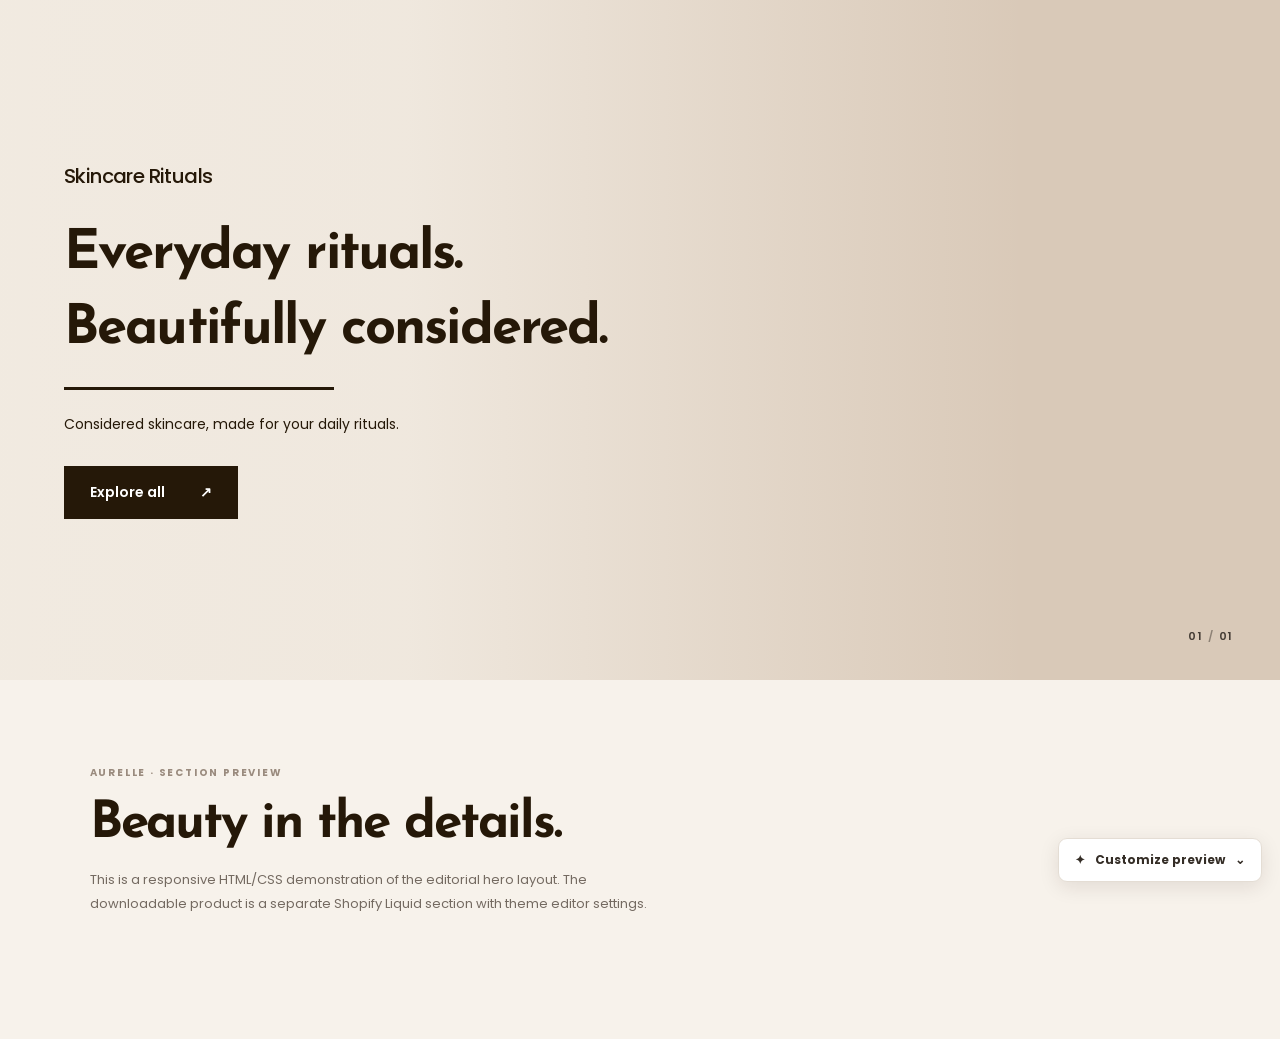
<file: demo/aurelle-hero.html>
<!doctype html>
<html lang="en">
<head><meta charset="utf-8"><meta name="viewport" content="width=device-width,initial-scale=1"><meta name="description" content="Interactive AURELLE editorial hero section demo."><title>AURELLE Editorial Hero — Live Browser Demo</title>
<link rel="preconnect" href="https://fonts.googleapis.com"><link rel="preconnect" href="https://fonts.gstatic.com" crossorigin>
<link href="https://fonts.googleapis.com/css2?family=Josefin+Sans:wght@400;500;600;700&family=Poppins:wght@400;500;600;700&display=swap" rel="stylesheet">
<link rel="stylesheet" href="./hero.css"></head>
<body>
<main class="aurelle-showcase">
<section class="aurelle-hero" id="aurelle-hero" aria-labelledby="hero-title">
  <div class="hero-image" role="img" aria-label="Woman with closed eyes applying skincare cream"></div>
  <div class="hero-wash" aria-hidden="true"></div>
  <div class="hero-inner"><div class="hero-copy">
    <p class="hero-eyebrow" id="live-eyebrow">Skincare Rituals</p>
    <h1 id="hero-title"><span id="live-heading-first">Everyday rituals.</span><span id="live-heading-second">Beautifully considered.</span></h1>
    <div class="hero-line" aria-hidden="true"></div>
    <p id="live-description">Considered skincare, made for your daily rituals.</p>
    <a class="hero-button" id="live-button" href="#demo-details">Explore all <span aria-hidden="true">↗</span></a>
  </div></div>
  <div class="hero-counter" aria-hidden="true">01 <span>/</span> 01</div>
</section>
<section class="demo-details" id="demo-details">
  <p class="details-overline">AURELLE · SECTION PREVIEW</p>
  <h2>Beauty in the details.</h2>
  <p>This is a responsive HTML/CSS demonstration of the editorial hero layout. The downloadable product is a separate Shopify Liquid section with theme editor settings.</p>
</section>
</main>
<div class="demo-settings" id="demo-settings">
 <button type="button" id="settings-trigger" class="settings-trigger" aria-expanded="false" aria-controls="settings-panel">✦ <span>Customize preview</span> <span aria-hidden="true">⌄</span></button>
 <div id="settings-panel" class="settings-panel" hidden>
   <div class="settings-title"><strong>Preview settings</strong><span>Changes are local to this demo</span></div>
   <label for="setting-eyebrow">Eyebrow</label><input id="setting-eyebrow" type="text" value="Skincare Rituals" maxlength="64">
   <label for="setting-heading">Main heading</label><textarea id="setting-heading" rows="2" maxlength="120">Everyday rituals.
Beautifully considered.</textarea>
   <div class="setting-row"><label for="setting-align">Alignment</label><select id="setting-align"><option value="left">Left</option><option value="center">Center</option><option value="right">Right</option></select></div>
   <div class="setting-row"><label for="setting-overlay">Image contrast</label><input id="setting-overlay" type="range" min="0" max="85" value="45"><output id="setting-overlay-output" for="setting-overlay">45%</output></div>
   <div class="setting-row"><label for="setting-height">Hero height</label><input id="setting-height" type="range" min="440" max="860" step="20" value="680"><output id="setting-height-output" for="setting-height">680px</output></div>
   <button type="button" class="reset" id="reset-demo">Reset design</button>
 </div>
</div>
<script defer src="./hero.js"></script></body></html>
</file>
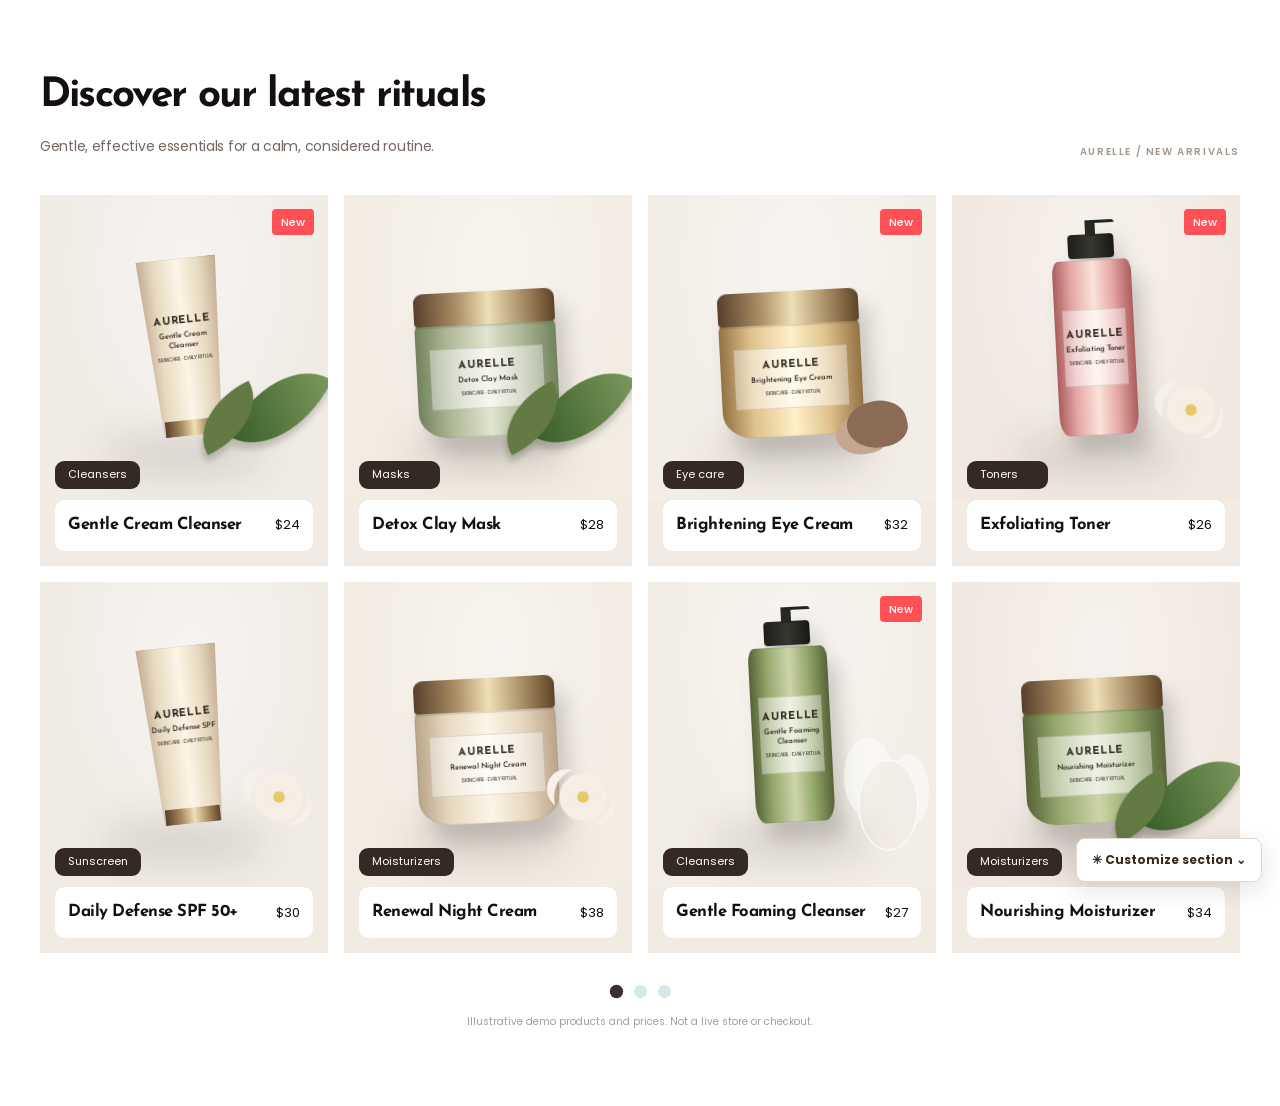
<file: demo/aurelle-new-arrivals.html>
<!doctype html>
<html lang="en">
<head>
<meta charset="utf-8"><meta name="viewport" content="width=device-width,initial-scale=1">
<meta name="description" content="Responsive AURELLE new arrivals product grid — interactive browser demonstration">
<title>AURELLE — New Arrivals Grid | Interactive Demo</title>
<link rel="preconnect" href="https://fonts.googleapis.com">
<link rel="preconnect" href="https://fonts.gstatic.com" crossorigin>
<link href="https://fonts.googleapis.com/css2?family=Josefin+Sans:wght@400;500;600;700&family=Poppins:wght@400;500;600;700&display=swap" rel="stylesheet">
<link rel="stylesheet" href="./new-arrivals.css">
</head>
<body>
<main>
<section class="ritual-grid" id="ritual-grid" aria-labelledby="ritual-title">
  <div class="ritual-container">
    <header class="section-heading">
      <div>
        <h1 id="ritual-title">Discover our latest rituals</h1>
        <p id="ritual-subtitle">Gentle, effective essentials for a calm, considered routine.</p>
      </div>
      <span class="collection-kicker">AURELLE / NEW ARRIVALS</span>
    </header>
    <div class="products" id="products" aria-live="polite" aria-label="Illustrative skincare products"></div>
    <nav class="pagination" aria-label="Product pages" id="pagination"></nav>
    <p class="demo-disclaimer">Illustrative demo products and prices. Not a live store or checkout.</p>
  </div>
</section>
</main>
<dialog class="quick-dialog" id="quick-dialog" aria-labelledby="quick-title">
  <button id="quick-close" class="quick-close" type="button" aria-label="Close product preview">×</button>
  <div class="quick-art" id="quick-art" aria-hidden="true"></div>
  <div class="quick-info"><span class="quick-eyebrow">AURELLE / DEMO PRODUCT</span>
  <h2 id="quick-title">Sample product</h2>
  <p id="quick-description"></p>
  <strong id="quick-price"></strong>
  <p class="quick-note">This is a visual demo. Product data and purchasing are configured in Shopify once the section is installed.</p>
  <button id="quick-done" class="quick-done" type="button">Back to products</button></div>
</dialog>
<div class="demo-customizer">
<button id="customizer-trigger" class="customizer-trigger" type="button" aria-expanded="false" aria-controls="customizer-panel">✳ Customize section <span aria-hidden="true">⌄</span></button>
<div class="customizer-panel" id="customizer-panel" hidden>
  <div class="panel-heading"><strong>New Arrivals settings</strong><small>Interactive browser demo</small></div>
  <label for="heading-input">Section heading</label><input id="heading-input" value="Discover our latest rituals" maxlength="85">
  <label for="description-input">Supporting description</label><textarea id="description-input" rows="2" maxlength="180">Gentle, effective essentials for a calm, considered routine.</textarea>
  <div class="setting-row"><label for="columns-input">Desktop columns</label><select id="columns-input"><option value="4">4 columns</option><option value="3">3 columns</option><option value="2">2 columns</option></select></div>
  <div class="setting-row"><label for="gap-input">Card spacing</label><input id="gap-input" type="range" min="8" max="32" step="2" value="16"><output id="gap-value" for="gap-input">16px</output></div>
  <div class="setting-row"><label for="badges-input">Show new badges</label><input id="badges-input" type="checkbox" checked></div>
  <div class="setting-row"><label for="labels-input">Show category labels</label><input id="labels-input" type="checkbox" checked></div>
  <div class="setting-row"><label for="rounded-input">Rounded cards</label><input id="rounded-input" type="checkbox"></div>
  <button id="reset-inputs" class="reset-inputs" type="button">Restore original settings</button>
</div>
</div>
<script defer src="./new-arrivals.js"></script>
</body>
</html>
</file>
<file: styles.css>
:root{--ink:#171b1c;--soft:#6d7374;--muted:#949a99;--line:#e6e8e6;--paper:#fbfbf9;--white:#fff;--accent:#5147d8;--accent-light:#eeecff;--lime:#d8f1b6;--r:16px}
*[hidden]{display:none!important}*{box-sizing:border-box}html{scroll-behavior:smooth;scroll-padding-top:95px}body{margin:0;color:var(--ink);background:var(--paper);font-family:'Plus Jakarta Sans',Inter,ui-sans-serif,-apple-system,BlinkMacSystemFont,'Segoe UI',sans-serif;-webkit-font-smoothing:antialiased;font-size:14px}button,input,select{font:inherit}button{cursor:pointer}a{color:inherit;text-decoration:none}button,a{ -webkit-tap-highlight-color:transparent }button:focus-visible,a:focus-visible,input:focus-visible,select:focus-visible{outline:3px solid #afaaff;outline-offset:3px}.sprite{position:absolute;width:0;height:0;overflow:hidden}.icon{width:18px;height:18px;flex:none;fill:none;stroke:currentColor;stroke-width:1.8;stroke-linecap:round;stroke-linejoin:round}.container{width:min(100% - 80px,1320px);margin:auto}.skip-link{position:absolute;z-index:100;left:20px;top:-100px;padding:12px 18px;background:var(--ink);color:#fff}.skip-link:focus{top:12px}.topnote{display:flex;justify-content:center;align-items:center;gap:9px;height:36px;background:#f1f1ed;border-bottom:1px solid #e7e7e3;font-size:11px;letter-spacing:.03em;color:#575b57;font-weight:600}.topnote a{display:inline-flex;align-items:center;gap:5px;color:#242625;border-bottom:1px solid #737b72;font-weight:800}.topnote .icon{width:12px;height:12px}.small-spark{font-size:13px;color:#5147d8}.site-header{height:75px;position:sticky;top:0;z-index:40;background:rgba(251,251,249,.95);backdrop-filter:blur(18px);border-bottom:1px solid var(--line)}.nav-inner{height:100%;display:flex;align-items:center;justify-content:space-between;gap:30px}.brand{display:inline-flex;align-items:center;gap:9px;font-size:27px;font-weight:800;letter-spacing:-.085em;white-space:nowrap;line-height:1}.brand-mark{display:grid;grid-template-columns:repeat(2,8px);grid-template-rows:repeat(2,8px);gap:3px;transform:rotate(-12deg);margin-right:3px}.brand-mark i{display:block;background:var(--accent);border-radius:3px}.brand-mark i:nth-child(2){border-radius:50% 50% 3px 50%}.brand-mark i:nth-child(3){border-radius:50% 3px 50% 50%}.brand-dot{color:var(--accent)}.brand-sub{letter-spacing:.025em;color:#999;font-weight:650;text-transform:uppercase;font-size:9px;margin:11px 0 0 5px}.primary-nav{display:flex;align-items:center;gap:39px;margin-left:38px;margin-right:auto;height:100%}.primary-nav a{display:flex;align-items:center;height:100%;font-size:12px;font-weight:700;color:#747a78;position:relative;transition:color .2s}.primary-nav a:hover,.primary-nav a.active{color:#242929}.primary-nav a.active:after{position:absolute;content:"";bottom:-1px;left:0;right:0;height:2px;background:var(--ink)}.nav-actions{display:flex;align-items:center;gap:22px}.saved-btn{border:0;background:transparent;display:flex;align-items:center;gap:7px;font-size:12px;font-weight:750;color:#464b4a;padding:10px 2px}.saved-btn .icon{width:16px;height:16px}.saved-count{display:grid;place-items:center;border-radius:50%;background:#eae9e5;width:19px;height:19px;font-size:10px}.nav-cta{display:inline-flex;align-items:center;gap:17px;padding:14px 19px;background:#202626;color:white;border-radius:7px;font-size:12px;font-weight:750;transition:transform .2s,background .2s}.nav-cta:hover{background:#4942d2;transform:translateY(-2px)}.nav-cta .icon{width:15px;height:15px}.mobile-menu{display:none;border:0;background:none;padding:8px}
.hero{position:relative;overflow:hidden;border-bottom:1px solid #ebece8;background:linear-gradient(105deg,#fbfcfa 25%,#f8f9f4 58%,#eef0f3 100%)}.hero-mist{position:absolute;filter:blur(22px);pointer-events:none;border-radius:100%}.hero-mist-a{width:500px;height:480px;right:12%;top:-200px;background:radial-gradient(ellipse,rgba(226,230,253,.53) 0%,transparent 73%)}.hero-mist-b{width:550px;height:550px;left:-320px;bottom:-340px;background:radial-gradient(ellipse,rgba(213,241,220,.3) 0%,transparent 75%)}.hero-layout{position:relative;min-height:670px;display:grid;grid-template-columns:minmax(0,1.07fr) minmax(410px,.93fr);align-items:center;gap:12px;padding-top:73px;padding-bottom:68px}.hero-content{position:relative;z-index:5;max-width:735px}.eyebrow,.kicker{font-size:10px;letter-spacing:.16em;font-weight:800;color:#686f6d}.eyebrow{display:flex;align-items:center;gap:10px;margin-bottom:22px}.eyebrow-dot{width:7px;height:7px;background:#6aa77c;display:inline-block;border-radius:50%;box-shadow:0 0 0 3px #e7f5e9}.hero h1{font-size:clamp(47px,4.25vw,70px);line-height:1.12;letter-spacing:-.075em;margin:0;max-width:740px;font-weight:800}.hero h1 em{color:var(--accent);font-style:normal;position:relative}.hero h1 em:after{content:"";position:absolute;height:7px;background:#b5b0ee;border-radius:50%;left:1%;bottom:-9px;width:92%;transform:rotate(-2deg);opacity:.8}.hero-intro{font-size:14px;line-height:2;color:#717976;font-weight:500;max-width:550px;margin:30px 0 31px}.hero-search{width:min(100%,665px);display:flex;height:65px;background:white;padding:7px 7px 7px 17px;border:1px solid #dedfda;box-shadow:0 12px 45px rgba(24,33,24,.055);border-radius:10px;position:relative}.search-input-wrap{display:flex;align-items:center;flex:1;min-width:0;gap:12px}.search-magnify{color:#727a77;width:20px;height:20px}.hero-search input{border:0;outline:0;background:transparent;width:100%;font-size:12px;color:#2c3030;font-weight:650;min-width:0}.hero-search input::placeholder{color:#a1a6a3;font-weight:550}.search-clear{border:0;background:#f0f1ef;border-radius:50%;height:23px;width:23px;display:grid;place-items:center;padding:0}.search-clear .icon{width:13px;height:13px}.search-submit{background:#262a2c;border:0;border-radius:7px;color:#fff;font-weight:750;font-size:12px;white-space:nowrap;padding:0 19px;display:flex;align-items:center;gap:15px;transition:background .2s}.search-submit:hover{background:#5147d8}.search-submit .icon{width:15px;height:15px}.search-suggestions{position:absolute;top:calc(100% + 8px);left:0;right:0;z-index:20;background:white;border:1px solid #e1e3df;box-shadow:0 14px 40px rgba(20,27,24,.12);border-radius:10px;padding:10px}.search-suggestions .suggestion-head{font-size:10px;letter-spacing:.1em;color:#8b918f;text-transform:uppercase;padding:7px 11px;font-weight:800}.search-suggestions button{width:100%;display:flex;align-items:center;gap:11px;background:none;border:0;text-align:left;padding:11px;border-radius:7px;font-size:12px;font-weight:700;color:#4d5450}.search-suggestions button:hover{background:#f5f5f3}.search-suggestions .icon{width:15px;height:15px;color:#868b87}.search-suggestions button .suggestion-type{font-size:10px;color:#a4a9a6;margin-left:auto;font-weight:500}.trending{display:flex;align-items:center;gap:8px;flex-wrap:wrap;margin-top:18px}.trending>span{font-size:11px;font-weight:600;color:#929995;margin-right:4px}.trending button{display:inline-flex;align-items:center;gap:7px;background:#fff;border:1px solid #e8e9e5;border-radius:100px;padding:7px 10px;font-size:10px;font-weight:700;color:#747b77;transition:color .2s,border .2s}.trending button:hover{color:#4941c7;border-color:#c9c5f2}.trending .icon{width:11px;height:11px}.hero-note{display:flex;align-items:center;gap:8px;margin-top:40px;font-size:10px;font-weight:700;color:#858d88}.note-icon{background:#e0f1df;color:#4f8f67;display:grid;place-items:center;border-radius:50%;width:18px;height:18px}.note-icon .icon{width:12px;height:12px;stroke-width:2.8}.hero-note-separator{width:3px;height:3px;border-radius:50%;background:#aeb4ad;margin:0 3px}
.hero-art{height:500px;position:relative;align-self:center;min-width:0;transform:translate(14px,9px)}.art-orbit{position:absolute;border:1px solid rgba(130,134,156,.13);border-radius:50%;left:0;top:0}.art-orbit-one{width:510px;height:510px;left:22px;top:-8px}.art-orbit-two{width:365px;height:365px;left:96px;top:64px}.art-window{position:absolute;background:white;border:1px solid rgba(68,79,74,.13);box-shadow:0 30px 85px rgba(39,46,51,.12);overflow:hidden}.art-window-main{width:min(100%,493px);height:353px;left:0;top:70px;border-radius:12px;transform:rotate(-5deg)}.art-browser{height:31px;border-bottom:1px solid #f0f0ee;display:flex;align-items:center;gap:6px;padding:0 13px;color:#b4b9b4;font-size:8px}.browser-dots{display:flex;gap:3px;margin-right:9px}.browser-dots b{display:block;width:5px;height:5px;border-radius:50%;background:#deded9}.browser-dots b:first-child{background:#f3c7c3}.browser-dots b:nth-child(2){background:#ecddbc}.browser-action{margin-left:auto;font-size:12px}.art-storefront{height:calc(100% - 31px);background:#f0efe6}.art-store-nav{height:41px;display:flex;align-items:center;justify-content:space-between;padding:0 20px;color:#536251;font-size:7px;font-weight:800}.art-store-nav span:first-child{font-family:Georgia,serif;font-size:19px;font-weight:700;letter-spacing:-.05em}.art-store-body{display:flex;height:calc(100% - 41px);align-items:stretch}.art-store-copy{width:53%;display:flex;flex-direction:column;align-items:flex-start;justify-content:center;padding-left:27px;padding-bottom:9px}.art-store-copy small{font-size:7px;letter-spacing:.17em;font-weight:750;color:#809383}.art-store-copy h2{font-family:Georgia,serif;font-weight:400;font-size:48px;line-height:1.03;letter-spacing:-.05em;color:#3d5a46;margin:17px 0 13px}.art-store-copy h2 i{font-weight:400}.art-store-copy p{font-size:8px;color:#687f6d;margin:0 0 19px}.art-store-button{background:#516f5b;color:#fff;font-size:8px;padding:10px 13px;border-radius:2px}.beauty-display{flex:1;position:relative;background:radial-gradient(ellipse at 40% 45%,#f1e7d4,#cad8c3 80%);overflow:hidden}.beauty-shadow{width:150px;height:20px;background:rgba(75,81,59,.2);filter:blur(14px);border-radius:50%;position:absolute;bottom:21px;left:28px}.beauty-bottle{position:absolute;bottom:30px;left:80px;width:102px;height:174px;border-radius:13px 13px 18px 18px;background:linear-gradient(95deg,#cbd6af,#e0e6c3 23%,#bdcaa4 75%,#a9ba8f);box-shadow:inset 6px 0 10px rgba(255,255,255,.38),inset -8px 0 15px rgba(78,97,61,.17),8px 8px 20px #8c957c77;display:flex;align-items:center;flex-direction:column;padding-top:44px;color:#496448;z-index:2}.beauty-bottle:before{position:absolute;content:"";width:58px;height:20px;top:-16px;left:22px;background:linear-gradient(90deg,#cbcfb6,#f3f0d8,#bec2a9);border-radius:4px 4px 1px 1px}.beauty-bottle>span{font-family:Georgia,serif;font-size:30px;letter-spacing:-.075em}.beauty-bottle small{font-size:6px;text-align:center;letter-spacing:.14em;line-height:1.7;margin-top:11px}.beauty-bottle b{font-size:7px;margin-top:12px;font-weight:600}.tiny-dot{color:#d8e9bd}.beauty-cap{position:absolute;width:55px;height:25px;background:#dae0c3;left:105px;top:57px;border-radius:6px 6px 2px 2px;box-shadow:inset 4px 0 8px white}.beauty-leaf{position:absolute;border-radius:95% 0 95% 0;z-index:1;background:#829e70;transform:rotate(-45deg)}.leaf-one{width:80px;height:40px;right:-24px;bottom:73px}.leaf-two{width:70px;height:35px;left:-33px;top:76px;transform:rotate(22deg)}.art-window-side{width:187px;height:241px;right:-12px;top:213px;border-radius:10px;transform:rotate(9deg);border:6px solid white;background:#e7e5da;box-shadow:0 30px 65px rgba(27,31,26,.16)}.art-side-label{height:38px;text-align:center;display:grid;place-items:center;font-family:Georgia,serif;font-size:15px;letter-spacing:.16em;background:#eeede6;color:#4e4c46}.art-side-visual{height:145px;position:relative;display:grid;place-items:center;background:linear-gradient(120deg,#e2d9cd,#c3c2b5)}.hanger-top{position:absolute;width:70px;height:70px;border:4px solid #736e63;border-bottom:0;border-left:0;border-radius:50%;top:0;right:35px;opacity:.15}.jacket-shape{width:94px;height:111px;clip-path:polygon(23% 0,43% 4%,57% 4%,77% 0,99% 24%,85% 45%,79% 32%,83% 100%,16% 100%,20% 33%,13% 45%,0 24%);background:linear-gradient(110deg,#c0a894,#e3cfbd 48%,#bca18a);box-shadow:inset 0 0 20px #66544655;position:relative}.jacket-shape:after{position:absolute;content:"";width:2px;height:90px;background:#aa937e;left:50%;top:17px}.art-side-bottom{height:46px;display:flex;justify-content:space-between;align-items:center;padding:0 8px;color:#5a574e;font-size:7px}.art-side-bottom b{font-family:Georgia,serif;font-size:13px}.floating-sticker{position:absolute;z-index:4;left:23px;bottom:7px;display:flex;align-items:center;gap:10px;background:#fff;box-shadow:0 10px 40px rgba(30,40,31,.12);border:1px solid #edeee9;border-radius:9px;padding:11px 16px;font-size:11px;font-weight:650;line-height:1.5;color:#5f6661;transform:rotate(3deg)}.floating-sticker>span{font-size:26px;color:#817ae8}.floating-sticker strong{color:#343a35}
.categories-section{padding:78px 0 82px;background:#fff;border-bottom:1px solid #f0f0ec}.section-head{display:flex;justify-content:space-between;align-items:flex-end;gap:20px}.kicker{margin:0 0 12px}.section-head h2,.catalog-intro h2{font-size:30px;letter-spacing:-.055em;line-height:1.3;margin:0;font-weight:800}.text-link{display:inline-flex;align-items:center;gap:10px;font-size:12px;font-weight:750;color:#4f5351}.text-link .icon{width:15px;height:15px}.text-link:hover{color:var(--accent)}.category-scroll{margin-top:29px;display:grid;grid-template-columns:repeat(6,minmax(0,1fr));gap:13px}.category-tile{height:149px;border:1px solid #e9ebe8;border-radius:10px;background:#fff;display:flex;align-items:flex-start;flex-direction:column;text-align:left;gap:0;padding:18px 17px 15px;position:relative;transition:transform .2s,box-shadow .2s,border-color .2s;color:#292d2b}.category-tile:hover{transform:translateY(-4px);box-shadow:0 14px 30px #232c2310;border-color:#cecbe8}.cat-icon{width:48px;height:48px;border-radius:10px;display:grid;place-items:center;margin-bottom:auto}.cat-icon .icon{width:22px;height:22px;stroke-width:1.5}.cat-icon.warm{background:#f6ede3;color:#9e7a51}.cat-icon.lavender{background:#f0ecff;color:#8172d1}.cat-icon.peach{background:#fff0e9;color:#df936f}.cat-icon.green{background:#eaf3e8;color:#6d9c76}.cat-icon.pink{background:#f9eaf0;color:#b77c9c}.cat-icon.blue{background:#eaf1fa;color:#7399c5}.category-tile>span:nth-child(2){font-size:12px;font-weight:750;letter-spacing:-.02em}.tiny-arrow{position:absolute;right:15px;top:19px;width:14px;height:14px;color:#a8aeab}
.catalog-section{padding:87px 0 101px}.catalog-intro{display:flex;align-items:flex-end;justify-content:space-between;gap:20px}.catalog-intro h2{font-size:38px}.accent-period{color:#6259e5}.catalog-intro p:not(.kicker){font-size:13px;font-weight:550;color:#919994;margin:11px 0 0}.catalog-side-note{display:inline-flex;align-items:center;gap:8px;color:#959d97;font-size:11px;font-weight:650;margin-bottom:7px}.dot-outline{width:9px;height:9px;border:2px solid #80a485;border-radius:50%}.industry-row{display:flex;gap:9px;overflow:auto;white-space:nowrap;margin:39px 0 34px;padding-bottom:5px;scrollbar-width:thin}.industry-pill{border:1px solid #e2e5e1;background:#fff;padding:12px 16px;border-radius:7px;font-size:11px;font-weight:700;color:#777e79;transition:all .18s;display:inline-flex;align-items:center;gap:8px}.industry-pill:hover{border-color:#aaa5eb;color:#5347bd}.industry-pill.selected{background:#252b2a;color:#fff;border-color:#252b2a}.industry-pill .pill-emoji{font-size:13px;line-height:1}.browse-layout{display:grid;grid-template-columns:228px minmax(0,1fr);gap:34px}.sidebar{border-right:1px solid #e7e9e5;padding:0 28px 0 0;align-self:stretch}.filter-sidebar-top{display:flex;justify-content:space-between;align-items:center;padding:7px 0 23px;border-bottom:1px solid #e7e9e6}.filter-sidebar-top>div{display:flex;gap:10px;align-items:center;font-size:13px;font-weight:800}.filter-sidebar-top .icon{width:16px;height:16px}.plain-link{border:0;background:none;padding:3px 0;color:#9a9e9b;font-size:10px;font-weight:700;text-decoration:underline;text-underline-offset:3px}.plain-link:hover{color:var(--accent)}.filter-group{padding:23px 0;border-bottom:1px solid #e9eae7}.filter-heading{display:flex;align-items:center;justify-content:space-between;font-size:12px;font-weight:800;margin-bottom:18px;letter-spacing:-.02em}.filter-heading .icon{width:14px;height:14px;color:#8b918d}.filter-options{display:flex;flex-direction:column;gap:15px}.filter-option{display:flex;align-items:center;gap:10px;cursor:pointer;font-size:11px;font-weight:620;color:#747b76;line-height:1.4}.filter-option input{appearance:none;flex:none;margin:0;width:16px;height:16px;border:1px solid #d8dcd6;background:white;border-radius:4px;display:grid;place-items:center;cursor:pointer}.filter-option input:checked{background:#4946c6;border-color:#4946c6}.filter-option input:checked:after{content:"";height:7px;width:4px;border:solid #fff;border-width:0 1.8px 1.8px 0;transform:rotate(45deg) translate(-1px,-1px)}.filter-option span{flex:1}.option-count{font-size:10px;color:#b4bab5}.filter-mobile-apply{display:none}.catalog-main{min-width:0}.results-toolbar{height:44px;display:flex;align-items:center;justify-content:space-between;margin:0 0 16px}.results-count{font-size:12px;color:#8d948f;font-weight:600}.results-count strong{font-size:13px;color:#222927;font-weight:800;margin-right:3px}.sort-actions{display:flex;gap:9px;align-items:center}.sort-actions>label{font-size:11px;color:#919792;font-weight:600}.sort-wrap{position:relative}.sort-wrap select{appearance:none;min-width:130px;border:1px solid #e1e4df;border-radius:6px;padding:10px 31px 10px 13px;background:#fff;color:#383e3a;font-size:11px;font-weight:700;cursor:pointer}.sort-wrap .icon{width:13px;height:13px;pointer-events:none;position:absolute;right:11px;top:50%;transform:translateY(-50%);color:#737973}.mobile-filter-trigger{display:none}.active-filters{display:flex;flex-wrap:wrap;gap:8px;margin:0 0 19px}.active-filters[hidden]{display:none}.active-filter{display:flex;align-items:center;gap:8px;border:1px solid #deddf3;border-radius:30px;background:#f3f1ff;color:#534dbc;padding:7px 10px;font-size:10px;font-weight:750}.active-filter .icon{width:11px;height:11px}.active-clear{background:none;border:0;color:#777d78;text-decoration:underline;font-size:10px;font-weight:750;padding:7px}.product-grid{display:grid;grid-template-columns:repeat(3,minmax(0,1fr));gap:24px 18px}.product-card{min-width:0;background:white;border:1px solid #e9ebe7;border-radius:10px;overflow:hidden;transition:transform .2s,box-shadow .2s,border .2s}.product-card:hover{transform:translateY(-4px);box-shadow:0 16px 34px rgba(23,29,24,.085);border-color:#d4d8d1}.card-media{height:215px;position:relative;overflow:hidden;background:#eceae6}.card-media:after{content:"";position:absolute;inset:0;pointer-events:none;border-bottom:1px solid #0000000a}.card-preview-open{border:0;background:none;padding:0;width:100%;height:100%;display:block;text-align:inherit;position:relative;overflow:hidden}.card-preview-open .scene{transition:transform .35s}.product-card:hover .card-preview-open .scene{transform:scale(1.028)}.card-floating-tag{position:absolute;top:12px;left:12px;border-radius:4px;background:rgba(255,255,255,.92);backdrop-filter:blur(6px);padding:7px 9px;font-size:9px;font-weight:850;color:#414a44;z-index:3;letter-spacing:.01em;box-shadow:0 2px 8px #00000010}.card-save{position:absolute;z-index:4;top:10px;right:10px;width:30px;height:30px;display:grid;place-items:center;border:0;border-radius:50%;background:#ffffffef;box-shadow:0 3px 10px #00000010;color:#777e79;transition:background .2s,color .2s}.card-save .icon{width:15px;height:15px}.card-save.saved{color:#eb5d72;background:#fff4f6}.card-save.saved svg{fill:#eb5d7288}.card-hover-preview{position:absolute;bottom:12px;left:50%;transform:translate(-50%,12px);opacity:0;background:#fff;border:1px solid #e6e8e4;border-radius:6px;padding:10px 16px;display:flex;align-items:center;gap:8px;white-space:nowrap;font-size:11px;font-weight:800;color:#333b36;box-shadow:0 4px 14px #00000012;z-index:4;transition:opacity .2s,transform .2s}.product-card:hover .card-hover-preview,.card-preview-open:focus-visible .card-hover-preview{opacity:1;transform:translate(-50%,0)}.card-hover-preview .icon{width:13px;height:13px}.card-info{padding:17px 16px 19px}.card-caption{display:flex;justify-content:space-between;gap:12px;align-items:center;color:#9aa19a;font-weight:700;font-size:9px;text-transform:uppercase;letter-spacing:.07em}.card-caption .card-new{color:#668f64}.card-title-row{display:flex;justify-content:space-between;align-items:baseline;gap:10px;margin-top:8px}.card-title-row button{font-size:14px;font-weight:800;letter-spacing:-.045em;background:transparent;border:0;padding:0;text-align:left;color:#252b29}.card-title-row button:hover{color:var(--accent)}.card-price{font-weight:800;font-size:13px;white-space:nowrap;color:#2a2f2b}.card-price.free{color:#6c9475}.card-description{font-size:11px;color:#8f9891;line-height:1.7;margin:8px 0 0;font-weight:550}.card-tags{display:flex;gap:6px;flex-wrap:wrap;margin-top:14px}.card-tags span{font-size:9px;font-weight:700;color:#8c938d;background:#f5f6f3;border:1px solid #ebede9;border-radius:4px;padding:5px 7px}.no-results{padding:84px 20px;text-align:center;border:1px dashed #dbdeda;border-radius:10px;background:#fff}.no-results-icon{width:62px;height:62px;border-radius:50%;background:#eeeff8;display:grid;place-items:center;margin:auto;color:#6e66b6}.no-results h3{font-size:20px;letter-spacing:-.04em;margin:23px 0 0}.no-results p{font-size:12px;line-height:1.8;color:#8e9590}.btn-dark{background:#242a29;color:white;border:0;border-radius:6px;padding:14px 18px;font-size:12px;font-weight:750;display:inline-flex;gap:10px;align-items:center}.btn-dark .icon{width:14px;height:14px}.catalog-end{text-align:center;font-size:11px;color:#9ba29d;margin:39px auto 0;font-weight:650}.catalog-end span{margin:0 9px;color:#8f88d6}
/* Individual storefront scenes - entirely original CSS mockups, no stock images. */
.scene{height:100%;width:100%;background:var(--scene-bg,#e6e5dd);color:var(--scene-ink,#333a37);overflow:hidden;position:relative;font-family:'Plus Jakarta Sans',sans-serif}.scene-topbar{height:25px;display:flex;justify-content:space-between;align-items:center;padding:0 14px;position:relative;z-index:2}.scene-topbar b{font-family:Georgia,serif;font-size:12px;letter-spacing:-.04em}.scene-topbar span{font-size:5px;letter-spacing:.12em;font-weight:750}.scene-content{height:calc(100% - 25px);position:relative}.scene-split{display:grid;grid-template-columns:1fr 1fr}.scene-copy{display:flex;flex-direction:column;justify-content:center;align-items:flex-start;padding:4px 10px 10px 20px;z-index:1}.scene-copy .scene-small{font-size:6px;letter-spacing:.12em;font-weight:750;margin-bottom:11px;opacity:.68}.scene-copy h4{font-family:Georgia,serif;font-size:28px;line-height:1.06;letter-spacing:-.06em;font-weight:400;margin:0 0 8px}.scene-copy h4 i{font-style:italic}.scene-copy p{font-size:7px;line-height:1.5;opacity:.7;margin:0 0 13px;max-width:110px}.scene-cta{display:inline-block;padding:8px 11px;font-size:6px;background:var(--scene-ink);color:var(--scene-bg);letter-spacing:.04em}.scene-image{height:100%;position:relative;overflow:hidden;background:var(--scene-panel,#d8dccc);display:grid;place-items:center}.scene-image:before{content:"";position:absolute;width:180%;height:125%;left:-35%;top:-25%;background:radial-gradient(ellipse at 40% 58%,rgba(255,255,255,.4),transparent 65%)}.obj-bottle{height:110px;width:55px;position:relative;border-radius:6px 6px 12px 12px;background:linear-gradient(90deg,#b3a88f,#e4dccb 35%,#c2b69e 80%,#aa9a85);box-shadow:inset 5px 0 8px #ffffff60,8px 9px 14px #00000018;transform:rotate(-7deg);z-index:2}.obj-bottle:before{content:"";position:absolute;top:-16px;left:13px;width:29px;height:18px;border-radius:3px;background:#b7a68b;box-shadow:inset 4px 0 #ffffff35}.obj-bottle:after{content:"m o d u";position:absolute;left:0;right:0;top:45px;text-align:center;color:#6c6258;font-size:8px;font-family:Georgia,serif;letter-spacing:-.03em}.obj-jar{height:68px;width:91px;border-radius:10px 10px 18px 18px;background:linear-gradient(100deg,#ece3d6,#faf7eb 42%,#c7bfb1);position:relative;z-index:2;box-shadow:5px 9px 15px #00000013}.obj-jar:before{content:"";height:16px;position:absolute;top:-9px;left:0;right:0;background:linear-gradient(#b8ada3,#e8ddd1);border-radius:5px}.obj-jar:after{content:"daily cream";position:absolute;left:0;right:0;top:31px;text-align:center;font-size:9px;font-family:Georgia,serif;color:#867d70}.obj-shirt{height:135px;width:128px;clip-path:polygon(27% 0%,41% 6%,59% 6%,73% 0%,99% 23%,85% 46%,77% 35%,80% 100%,20% 100%,23% 35%,15% 46%,1% 23%);background:linear-gradient(100deg,#9d8372 0%,#d5bba5 39%,#c5aa93 77%,#a08575);filter:drop-shadow(2px 10px 12px #00000011);position:relative;z-index:2}.obj-shirt:after{content:"";width:2px;height:115px;left:50%;top:13px;background:#a48a73;position:absolute}.obj-chair{position:relative;height:115px;width:110px;z-index:2}.obj-chair:before{content:"";width:74px;height:90px;border-radius:43px 43px 18px 18px;background:linear-gradient(115deg,#bba891,#e1cdb7);position:absolute;left:19px;top:0;box-shadow:8px 10px 17px #00000013}.obj-chair:after{content:"";position:absolute;width:93px;height:13px;left:9px;top:67px;border-radius:7px;background:#a58c72;box-shadow:-3px 14px 0 -6px #6d5b4a,0 39px 0 -5px #7b604c}.obj-ring{height:108px;width:108px;position:relative;z-index:2;border:16px solid #c8a66b;border-radius:50%;box-shadow:inset 3px 0 5px #96794f,5px 8px 15px #0000001b;transform:rotate(-20deg)}.obj-ring:before{content:"";width:36px;height:36px;position:absolute;top:-28px;left:19px;border-radius:9px;transform:rotate(45deg);background:linear-gradient(135deg,#fff,#c7e5ea 65%,#f7f6f1);border:5px solid #e2c17d;box-shadow:3px 3px 10px #00000010}.obj-can{height:99px;width:60px;border-radius:12px 12px 15px 15px;background:linear-gradient(90deg,#b4c0a7,#edf1d8 36%,#c8d2ad 88%);position:relative;z-index:2;box-shadow:5px 8px 13px #00000010}.obj-can:before{content:"";position:absolute;height:7px;width:54px;top:-4px;left:3px;background:#e0e0d7;border-radius:50%}.obj-can:after{content:"fresh.";position:absolute;top:39px;left:0;right:0;text-align:center;color:#56715e;font:italic 15px Georgia,serif}.obj-device{height:125px;width:63px;background:linear-gradient(100deg,#403d42,#676471,#3b3b42);border-radius:18px;z-index:2;position:relative;box-shadow:7px 6px 15px #00000023}.obj-device:before{content:"";position:absolute;top:13px;width:42px;left:10px;height:62px;border-radius:7px;background:linear-gradient(145deg,#8faaa2,#334449)}.obj-device:after{content:"◉";position:absolute;bottom:15px;left:0;right:0;text-align:center;color:#c8d0c7;font-size:13px}.obj-pet{height:96px;width:100px;background:linear-gradient(#cfb8a2,#e5d5c7);border-radius:48% 48% 36% 36%;position:relative;z-index:2;box-shadow:4px 9px 13px #00000016}.obj-pet:before{content:"";position:absolute;left:8px;top:-25px;border-left:22px solid transparent;border-right:0 solid transparent;border-bottom:45px solid #cfb8a2;transform:rotate(-18deg)}.obj-pet:after{content:"• ᴥ •";position:absolute;left:0;right:0;top:28px;text-align:center;font-size:22px;color:#56463f}.obj-shoe{position:relative;width:145px;height:69px;background:linear-gradient(130deg,#ded9d1,#b6b5b4 35%,#f2f1ee 70%);border-radius:55% 20% 15% 25%;transform:rotate(-13deg);z-index:2;box-shadow:3px 10px 15px #00000018;clip-path:polygon(3% 56%,31% 23%,52% 30%,75% 53%,98% 56%,99% 89%,85% 94%,16% 95%,0% 82%)}.obj-shoe:after{position:absolute;content:"";left:10px;right:0;bottom:8px;height:9px;background:#e8e4dd}.obj-leaf{width:82px;height:127px;position:absolute;right:-20px;top:-35px;border-radius:80% 0% 80% 0;background:#ffffff40;transform:rotate(-28deg)}.scene-grid .grid-label{font-family:Georgia,serif;font-size:24px;letter-spacing:-.07em;text-align:center;font-weight:400;margin:14px 0 9px}.scene-grid .grid-label small{display:block;font:600 6px 'Plus Jakarta Sans',sans-serif;letter-spacing:.14em;margin-top:5px;opacity:.6}.mini-products{display:grid;grid-template-columns:repeat(3,1fr);gap:7px;padding:0 15px}.mini-product{height:104px;background:var(--scene-panel,#f0ece5);position:relative;overflow:hidden;display:grid;place-items:center}.mini-product .obj-shirt{transform:scale(.54);flex:none}.mini-product .obj-bottle{transform:scale(.64)}.mini-product .obj-ring{transform:scale(.52)}.mini-product .obj-jar{transform:scale(.64)}.mini-product .obj-can{transform:scale(.68)}.mini-product .obj-device{transform:scale(.65)}.mini-product .obj-chair{transform:scale(.61)}.mini-product .obj-shoe{transform:scale(.68)}.mini-product .obj-pet{transform:scale(.69)}.scene-gallery{display:grid;grid-template-columns:1.05fr .95fr;gap:6px;padding:8px 12px;height:100%}.scene-gallery .scene-image:first-child{background:var(--scene-panel)}.scene-gallery .scene-image:nth-child(2){background:var(--scene-alt,#f3e6dc)}.scene-gallery .scene-image .obj-shirt{transform:scale(.86)}.scene-gallery .scene-image:nth-child(2) .obj-shirt{transform:scale(.66) rotate(7deg)}.scene-gallery .overlay-title{position:absolute;top:50%;left:12px;right:12px;text-align:center;color:#fff;font:italic 24px Georgia,serif;text-shadow:0 2px 15px #00000022;z-index:4}.scene-before{display:flex;height:100%;gap:0;position:relative}.scene-before .half{width:50%;height:100%;display:grid;place-items:center;position:relative;background:#c6b7a9}.scene-before .half:nth-child(2){background:#dfc5bc}.scene-face{width:85px;height:120px;background:linear-gradient(90deg,#b58b73,#e7bd9f 56%,#b98d74);border-radius:43% 43% 45% 45%;position:relative;box-shadow:inset 10px -12px 20px #0000000b}.scene-face:before{content:"⌣";position:absolute;top:35px;left:0;right:0;text-align:center;font-size:20px;color:#9c6b5b}.scene-face:after{content:"";position:absolute;top:-10px;left:3px;right:3px;height:33px;background:#51423a;border-radius:60% 50% 5% 5%}.scene-before .half:nth-child(2) .scene-face{filter:brightness(1.17) saturate(.86)}.before-divider{position:absolute;left:50%;top:0;height:100%;width:2px;background:white;z-index:3}.before-knob{position:absolute;left:50%;top:54%;width:29px;height:29px;border-radius:50%;background:white;z-index:4;display:grid;place-items:center;transform:translate(-50%,-50%);font-size:12px;box-shadow:0 3px 10px #00000018}.scene-testimonials{padding:13px 17px}.scene-testimonials h4{font:normal 27px Georgia,serif;letter-spacing:-.06em;margin:0 0 12px;text-align:center}.quote-cards{display:grid;grid-template-columns:1fr 1fr;gap:8px}.quote-card{height:114px;padding:12px 10px;background:#ffffffb5}.quote-card span{font-size:11px;color:#d6ab7f}.quote-card p{font-family:Georgia,serif;font-size:11px;line-height:1.4;margin:8px 0}.quote-card small{font-size:7px;color:#999}.scene-benefits{display:flex;flex-direction:column;justify-content:center;padding:15px 13px}.scene-benefits h4{font:normal 26px Georgia,serif;margin:0 0 14px;text-align:center}.benefit-cards{display:grid;grid-template-columns:repeat(3,1fr);gap:8px}.benefit-card{display:grid;place-items:center;text-align:center;height:90px;background:#ffffffa3;border-radius:4px;padding:12px 4px}.benefit-card i{font:normal 29px Georgia,serif}.benefit-card strong{font-size:7px;line-height:1.2}.benefit-card small{font-size:6px;color:#92958e}.scene-marquee{display:flex;flex-direction:column;justify-content:center;padding:22px}.scene-marquee h4{font:normal 29px Georgia,serif;letter-spacing:-.06em;line-height:1.1;margin:0 auto 24px;text-align:center}.marquee-logos{display:flex;justify-content:space-around;gap:8px;align-items:center}.marquee-logos b{font-family:Georgia,serif;font-size:13px;opacity:.5}.scene-carousel{padding:15px}.scene-carousel>h4{font:normal 26px Georgia,serif;text-align:center;margin:0 0 10px}.scene-carousel .mini-products{padding:0;gap:7px}.scene-cart{height:100%;display:grid;place-items:center}.cart-product{display:flex;align-items:center;gap:13px;width:80%;background:#fff;padding:13px;border-radius:7px;box-shadow:0 5px 20px #0000000d}.cart-product .cart-thumb{height:78px;width:82px;background:#ece7e1;display:grid;place-items:center;overflow:hidden}.cart-product .cart-thumb .obj-device{transform:scale(.5)}.cart-product b{font-size:10px}.cart-product small{display:block;font-size:8px;color:#8d918d;margin:6px 0}.cart-product em{font-size:9px;font-weight:850;font-style:normal}.scene-cart .mini-add{font-size:8px;background:#262628;color:#fff;padding:8px;margin-top:10px;display:inline-block}.scene-stacked{display:flex;height:100%;padding:11px;gap:5px}.scene-stacked .scene-image{flex:1}.scene-stacked .scene-image .obj-ring{transform:scale(.65)}.scene-stacked .scene-image:nth-child(2){margin-top:18px}.scene-stacked .scene-image:nth-child(3){margin-top:35px}.scene-stacked .scene-image:nth-child(2) .obj-ring{transform:scale(.42)}.scene-stacked .scene-image:nth-child(3) .obj-ring{transform:scale(.56)}
.how-section{background:#f0f2ed;padding:88px 0 93px}.how-top{display:flex;justify-content:space-between;gap:70px;align-items:center}.how-top h2{font-size:42px;line-height:1.25;letter-spacing:-.065em;margin:0}.how-top h2 em{font-style:normal;color:#8c9990}.how-top>p{max-width:330px;color:#8c958c;font-size:12px;line-height:2;font-weight:550;margin:33px 0 0}.step-grid{display:grid;grid-template-columns:repeat(3,1fr);gap:16px;margin-top:43px}.step{background:#fff;padding:24px 25px 30px;border:1px solid #e4e8e0;border-radius:9px;min-height:216px}.step-number{display:flex;justify-content:space-between;color:#b3bdb0;font-size:12px;font-weight:800}.step-number .icon{width:22px;height:22px;color:#81978a}.step h3{font-size:15px;letter-spacing:-.045em;margin:37px 0 9px}.step p{font-size:11px;line-height:1.9;color:#8f988e;max-width:280px;font-weight:550;margin:0}.closing{background:#fbfbf9;padding:80px 0}.closing-panel{min-height:360px;background:#ebe9fb;border:1px solid #e3e1f2;border-radius:13px;display:flex;justify-content:space-between;overflow:hidden;padding:55px 65px;position:relative}.closing-panel>div:first-child{position:relative;z-index:2}.closing-panel .kicker{color:#7d78a9}.closing-panel h2{font-size:clamp(30px,3.2vw,45px);letter-spacing:-.07em;line-height:1.2;margin:0}.closing-panel h2 span{color:#7e74dc}.closing-panel p:not(.kicker){color:#80809a;font-weight:550;font-size:12px;margin:15px 0 27px}.closing-cta{display:inline-flex;align-items:center;gap:20px;background:#282631;color:#fff;font-size:11px;font-weight:750;border-radius:7px;padding:15px 19px}.closing-cta .icon{width:14px;height:14px}.closing-art{position:absolute;right:60px;top:-80px;width:390px;height:390px}.ca-circle{position:absolute;border-radius:50%}.c1{height:340px;width:340px;left:30px;top:40px;background:#ccc6f0}.c2{height:265px;width:265px;left:70px;top:70px;background:#dcd8fa}.c3{height:200px;width:200px;left:104px;top:104px;background:#f0edff}.ca-text{position:absolute;left:136px;top:172px;font-family:Georgia,serif;font-size:30px;line-height:1.05;transform:rotate(-14deg);color:#625b9c}.ca-text i{color:#7970d4}footer{background:#fff;border-top:1px solid #edece8}.footer-main{padding:65px 0;display:flex;justify-content:space-between;gap:50px}.footer-brand p{max-width:250px;color:#9aa09b;font-size:11px;line-height:1.8;margin:18px 0 0}.footer-links{display:flex;gap:92px}.footer-links div{display:flex;flex-direction:column;gap:15px}.footer-links strong{font-size:11px;margin-bottom:6px}.footer-links a{font-size:11px;font-weight:600;color:#9da49e}.footer-links a:hover{color:var(--accent)}.footer-bottom{border-top:1px solid #ecede9;padding:24px 0;display:flex;justify-content:space-between;gap:20px;color:#a7aca8;font-size:10px;font-weight:650}
.modal-overlay{position:fixed;inset:0;background:rgba(14,20,18,.65);backdrop-filter:blur(5px);display:flex;align-items:center;justify-content:center;padding:25px;z-index:100;overflow:auto}.modal-overlay[hidden],.mobile-filter-backdrop[hidden]{display:none}.modal{background:#fff;width:min(1100px,100%);max-height:min(860px,calc(100vh - 40px));border-radius:14px;box-shadow:0 25px 95px #0003;display:flex;flex-direction:column;overflow:hidden}.modal-header{height:64px;display:flex;align-items:center;justify-content:space-between;padding:0 26px;border-bottom:1px solid #ebece9;flex:none}.modal-eyebrow{font-size:10px;letter-spacing:.1em;color:#8c948d;font-weight:800;display:flex;align-items:center;gap:9px}.modal-close{width:34px;height:34px;border-radius:50%;background:#f5f5f2;border:0;display:grid;place-items:center}.modal-close .icon{width:15px;height:15px}.modal-content{display:grid;grid-template-columns:minmax(0,1.5fr) minmax(300px,.83fr);min-height:0;overflow:auto}.modal-preview-column{padding:24px;background:#f4f4f1;display:flex;flex-direction:column;min-height:390px}.modal-preview-toolbar{display:flex;justify-content:space-between;align-items:center;margin-bottom:21px;gap:15px}.modal-preview-toolbar>span{color:#a0a5a0;font-size:10px;font-weight:600}.preview-device-buttons{display:flex;gap:3px;background:#e8e9e5;padding:4px;border-radius:7px}.device{display:flex;gap:7px;align-items:center;border:0;background:transparent;padding:8px 12px;border-radius:5px;color:#919891;font-size:11px;font-weight:700}.device.active{background:white;color:#303831;box-shadow:0 2px 6px #0001}.device .icon{width:15px;height:15px}.modal-scene-container{flex:1;min-height:325px;display:grid;place-items:center}.modal-scene-container>.scene{width:min(100%,600px);height:350px;box-shadow:0 15px 35px #171b1816;border:7px solid #fff;border-radius:9px;transition:width .2s}.modal-scene-container.mobile-preview>.scene{width:220px;height:370px}.modal-scene-container .scene .scene-topbar{height:33px;padding:0 18px}.modal-scene-container .scene .scene-topbar b{font-size:17px}.modal-scene-container .scene .scene-topbar span{font-size:8px}.modal-scene-container .scene .scene-content{height:calc(100% - 33px)}.modal-scene-container .scene .scene-copy h4{font-size:47px}.modal-scene-container .scene .scene-copy .scene-small{font-size:8px}.modal-scene-container .scene .scene-copy p{font-size:10px;max-width:170px}.modal-scene-container .scene .scene-copy{padding-left:30px}.modal-scene-container .scene .scene-cta{font-size:9px;padding:11px 15px}.modal-scene-container .scene .scene-grid .grid-label,.modal-scene-container .scene .scene-testimonials h4,.modal-scene-container .scene .scene-carousel h4,.modal-scene-container .scene .scene-benefits h4{font-size:32px}.modal-scene-container .scene .mini-product{height:190px}.modal-scene-container.mobile-preview .scene .scene-copy{padding-left:12px}.modal-scene-container.mobile-preview .scene .scene-copy h4{font-size:22px}.modal-scene-container.mobile-preview .scene .scene-copy .scene-small{font-size:5px}.modal-scene-container.mobile-preview .scene .scene-copy p{font-size:7px}.modal-scene-container.mobile-preview .scene .scene-cta{font-size:6px;padding:7px}.modal-scene-container.mobile-preview .scene .mini-product{height:155px}.modal-scene-container.mobile-preview .scene .mini-products{grid-template-columns:repeat(2,1fr)}.modal-scene-container.mobile-preview .scene .mini-product:nth-child(3){display:none}.modal-scene-container.mobile-preview .scene .scene-grid .grid-label,.modal-scene-container.mobile-preview .scene .scene-testimonials h4,.modal-scene-container.mobile-preview .scene .scene-carousel h4,.modal-scene-container.mobile-preview .scene .scene-benefits h4{font-size:24px}.modal-details{padding:32px 28px 28px;border-left:1px solid #eeefeb}.modal-tags{display:flex;gap:7px;flex-wrap:wrap}.modal-tags span{font-size:9px;background:#f1f2ef;color:#858c85;padding:7px 9px;font-weight:750;border-radius:4px}.modal-details h2{font-size:28px;letter-spacing:-.07em;margin:22px 0 12px}.modal-details>p{font-size:12px;line-height:1.9;color:#808a81;font-weight:550}.modal-price{font-size:25px;font-weight:800;letter-spacing:-.06em;margin-top:24px}.modal-price span{font-size:10px;font-weight:600;color:#999;letter-spacing:0;margin-left:6px}.detail-divider{height:1px;background:#ecede9;margin:23px 0}.detail-list{display:flex;flex-direction:column;gap:15px}.detail-list span{display:flex;align-items:center;gap:9px;font-size:11px;color:#5d6960;font-weight:650}.detail-list .icon{width:15px;height:15px;color:#719775}.modal-action{width:100%;margin-top:27px;border:0;border-radius:7px;display:flex;align-items:center;justify-content:center;gap:12px;padding:15px;color:#fff;background:#282c2b;font-size:12px;font-weight:800}.modal-action .icon{width:15px;height:15px}.modal-action.secondary{background:#eeedf9;color:#5147c9;margin-top:10px}.modal-notice{font-size:10px!important;margin:13px 0 0;color:#abb0ab!important;line-height:1.8!important}.toast{position:fixed;bottom:22px;left:50%;transform:translate(-50%,18px);background:#212a25;color:#fff;font-size:12px;font-weight:700;padding:12px 18px;border-radius:8px;box-shadow:0 13px 35px #0003;opacity:0;transition:opacity .25s,transform .25s;z-index:120;pointer-events:none;max-width:min(90vw,500px);text-align:center}.toast.show{opacity:1;transform:translate(-50%,0)}
@media(max-width:1210px){.container{width:min(100% - 56px,1320px)}.hero-layout{grid-template-columns:minmax(0,1.1fr) minmax(330px,.9fr);min-height:620px}.hero h1{font-size:60px}.hero-art{transform:scale(.88) translate(-16px,4px);transform-origin:center left}.product-grid{gap:16px}.card-media{height:185px}.scene-copy h4{font-size:24px}.category-tile{padding:16px 13px}.category-tile>span:nth-child(2){font-size:11px}}
@media(max-width:1020px){.hero-layout{grid-template-columns:1fr .65fr;gap:0;min-height:580px}.hero h1{font-size:54px}.hero-intro{max-width:490px;font-size:13px}.hero-art{transform:scale(.73) translate(-55px,12px);transform-origin:left center;width:490px}.browse-layout{grid-template-columns:187px minmax(0,1fr);gap:23px}.sidebar{padding-right:20px}.product-grid{grid-template-columns:repeat(2,minmax(0,1fr));gap:20px}.card-media{height:210px}.category-scroll{grid-template-columns:repeat(3,1fr)}.primary-nav{gap:22px;margin-left:15px}.nav-actions{gap:15px}}
@media(max-width:760px){.container{width:min(100% - 36px,1320px)}.topnote{font-size:9px;gap:5px}.site-header{height:65px}.nav-cta,.saved-label,.brand-sub{display:none}.mobile-menu{display:grid}.primary-nav{display:none;position:absolute;top:65px;left:0;right:0;background:#fff;border-bottom:1px solid var(--line);margin:0;height:auto;padding:15px 18px;box-shadow:0 10px 15px #0001;flex-direction:column;align-items:stretch;gap:3px}.primary-nav.open{display:flex}.primary-nav a{padding:11px}.primary-nav a.active:after{display:none}.nav-inner{gap:15px}.nav-actions{gap:16px}.brand{font-size:26px}.hero-layout{display:block;min-height:0;padding-top:68px;padding-bottom:45px}.hero-content{max-width:none}.eyebrow{font-size:9px;margin-bottom:20px}.hero h1{font-size:clamp(45px,9vw,64px);line-height:1.13}.hero-intro{font-size:12px;line-height:1.9;margin:25px 0 25px;max-width:490px}.hero-search{height:58px;padding:6px 6px 6px 12px}.hero-search input{font-size:11px}.search-submit{padding:0 12px;font-size:10px;gap:7px}.trending{margin-top:13px}.trending>span{width:100%;font-size:10px}.hero-note{margin-top:26px;font-size:9px;flex-wrap:wrap}.hero-art{width:440px;max-width:100%;height:350px;margin:45px auto 0;transform:scale(.75) translate(12px,-40px);transform-origin:top left}.art-window-main{width:430px}.art-window-side{right:7px}.art-orbit-one{width:450px;height:450px}.categories-section{padding:55px 0}.section-head h2{font-size:25px}.section-head .text-link{font-size:10px;white-space:nowrap}.category-scroll{grid-template-columns:repeat(3,minmax(0,1fr));gap:9px;margin-top:24px}.category-tile{height:120px;padding:12px}.cat-icon{height:38px;width:38px}.cat-icon .icon{width:19px;height:19px}.category-tile>span:nth-child(2){font-size:10px}.tiny-arrow{right:11px;top:14px}.catalog-section{padding:60px 0 70px}.catalog-intro{display:block}.catalog-intro h2{font-size:30px}.catalog-intro p:not(.kicker){font-size:12px}.catalog-side-note{margin-top:14px;font-size:10px}.industry-row{margin:25px 0 22px}.industry-pill{padding:11px 13px;font-size:10px}.browse-layout{display:block}.sidebar{display:none;position:fixed;top:0;bottom:0;left:0;width:min(345px,88vw);max-width:100%;background:white;z-index:85;overflow:auto;padding:22px 24px 100px;box-shadow:20px 0 30px #0001}.sidebar.drawer-open{display:block}.filter-sidebar-top{position:sticky;top:-22px;background:white;z-index:5;padding-top:24px}.filter-mobile-apply{position:fixed;left:14px;bottom:14px;width:min(317px,calc(88vw - 28px));display:flex;align-items:center;justify-content:center;gap:12px;padding:15px;background:#252b29;color:#fff;border:0;border-radius:7px;font-size:12px;font-weight:800;z-index:87}.mobile-filter-backdrop{position:fixed;inset:0;background:#1216158a;z-index:80}.mobile-filter-trigger{display:flex;border:1px solid #dfe2dd;background:#fff;padding:10px 12px;border-radius:7px;gap:7px;align-items:center;font-size:11px;font-weight:750;color:#424a44}.mobile-filter-trigger .icon{height:14px;width:14px}.results-toolbar{height:44px;margin-bottom:15px}.sort-actions>label{display:none}.product-grid{grid-template-columns:repeat(2,minmax(0,1fr));gap:12px}.card-media{height:190px}.card-info{padding:13px 12px 14px}.card-title-row button{font-size:12px}.card-price{font-size:11px}.card-description{font-size:10px}.card-tags{margin-top:10px}.how-section{padding:59px 0}.how-top{display:block}.how-top h2{font-size:34px}.how-top>p{margin:19px 0 0}.step-grid{margin-top:26px;gap:9px}.step{padding:19px 15px;min-height:195px}.step h3{font-size:13px}.step p{font-size:10px}.closing{padding:55px 0}.closing-panel{min-height:320px;padding:39px 28px}.closing-panel h2{font-size:31px}.closing-art{opacity:.5;right:-210px;top:-30px}.footer-main{padding:45px 0}.footer-links{gap:32px}.modal-overlay{padding:10px}.modal{max-height:calc(100vh - 20px)}.modal-content{display:block;overflow:auto}.modal-preview-column{min-height:340px;padding:15px}.modal-scene-container>.scene{height:290px}.modal-details{border-left:0;border-top:1px solid #eeefeb;padding:26px}.modal-header{height:52px}.modal-preview-toolbar{margin-bottom:12px}}
@media(max-width:500px){.hero-art{width:355px;height:260px;transform:scale(.56) translate(0,-16px);margin-top:38px;margin-bottom:-15px}.hero h1{font-size:45px}.hero-intro{margin-top:21px}.hero-search input::placeholder{font-size:10px}.search-submit{padding:0 10px;gap:5px}.search-submit .icon{display:none}.category-scroll{grid-template-columns:repeat(2,minmax(0,1fr))}.category-tile{height:107px}.section-head{align-items:center}.section-head h2{font-size:24px}.section-head .text-link{font-size:0;gap:0}.section-head .text-link .icon{width:19px;height:19px}.card-media{height:155px}.mini-product{height:82px}.scene-copy{padding-left:10px}.scene-copy h4{font-size:20px}.scene-copy p{display:none}.scene-copy .scene-small{font-size:5px}.scene-copy .scene-cta{padding:6px;font-size:5px}.scene-gallery{padding:5px;gap:4px}.scene-grid .grid-label{font-size:20px}.scene-testimonials h4,.scene-carousel h4,.scene-benefits h4{font-size:20px}.scene-testimonials{padding:6px}.quote-card{height:100px;padding:7px}.quote-card p{font-size:9px}.scene-carousel{padding:7px}.scene-benefits{padding:7px}.benefit-card{padding:4px;height:70px}.benefit-card i{font-size:20px}.card-tags span{font-size:8px}.card-description{display:-webkit-box;-webkit-line-clamp:2;-webkit-box-orient:vertical;overflow:hidden;min-height:30px}.card-info{padding:12px 9px}.card-floating-tag{font-size:8px;padding:5px 7px;top:8px;left:8px}.card-save{width:26px;height:26px;top:7px;right:7px}.card-save .icon{width:13px;height:13px}.card-hover-preview{display:none}.sort-wrap select{min-width:115px;font-size:10px;padding:10px 24px 10px 8px}.sort-wrap .icon{right:8px}.step-grid{grid-template-columns:1fr}.step{min-height:0;padding:19px}.step h3{margin:17px 0 7px}.closing-panel h2{font-size:28px}.footer-main{flex-direction:column;gap:34px}.footer-links{gap:55px}.footer-bottom{flex-direction:column;gap:7px}.modal-scene-container>.scene{height:255px}.modal-scene-container .scene .scene-copy h4{font-size:26px}.modal-scene-container .scene .mini-product{height:125px}.modal-scene-container .scene .scene-grid .grid-label{font-size:24px}.modal-preview-toolbar>span{font-size:9px}.device{font-size:10px;padding:7px}.hero-note-separator{display:none}}
@media(prefers-reduced-motion:reduce){html{scroll-behavior:auto}*,*:before,*:after{transition:none!important;animation:none!important}}
</file>
<file: refined.css>
/* modu. design refresh: calm typography, centered search-first hero, quiet catalog. */
:root {
  --ink:#151817;
  --soft:#626a67;
  --muted:#929a95;
  --line:#e9ebe8;
  --paper:#fbfbfa;
  --white:#ffffff;
  --accent:#6056dc;
  --accent-light:#f4f2ff;
  --r:14px;
}
body{background:#fff}
.container{width:min(100% - 88px,1260px)}
.site-header{height:78px;background:rgba(255,255,255,.96);border-bottom:1px solid #edeef0;box-shadow:none}
.brand{gap:9px;font-size:27px;letter-spacing:-.09em}
.brand-mark{grid-template-columns:repeat(2,7px);grid-template-rows:repeat(2,7px);gap:3px}
.brand-sub{color:#a5aaa6;font-size:9px;margin-top:10px;font-weight:700}
.primary-nav{margin-left:62px;gap:38px}
.primary-nav a{font-size:12px;color:#777d7b;font-weight:650}
.primary-nav a.active:after{display:none}
.nav-actions{gap:27px}
.saved-btn{font-size:12px;font-weight:650}
.saved-count{background:#f1f1f0}
.nav-cta{background:#171b19;border-radius:9px;padding:14px 19px;font-size:12px;box-shadow:none}
.nav-cta:hover{background:#333836}
/* Hero deliberately contains no images, illustrations, product previews, or decorative art. */
.hero{background:#fff;border-bottom:1px solid #edf0ed;overflow:visible}
.hero-layout{display:flex;align-items:center;justify-content:center;min-height:0;padding:111px 0 105px}
.hero-content{width:100%;max-width:1030px;margin:auto;text-align:center}
.eyebrow{display:inline-flex;align-items:center;justify-content:center;gap:10px;margin:0 0 29px;color:#5c645f;background:#f8f9f7;border:1px solid #edf0eb;padding:10px 16px;border-radius:100px;font-size:10px;letter-spacing:.13em;font-weight:800}
.eyebrow-dot{background:#6056dc;box-shadow:0 0 0 3px #e9e7ff;width:6px;height:6px}
.hero h1{font-size:clamp(48px,5.2vw,78px);line-height:1.11;letter-spacing:-.083em;max-width:100%;font-weight:800;margin:0 auto}
.hero h1 span{color:#6a706d}
.hero-intro{font-size:15px;line-height:1.85;color:#777f7b;font-weight:500;max-width:640px;margin:25px auto 35px}
.hero-search{width:min(100%,840px);height:78px;border:1px solid #dfe3df;border-radius:15px;padding:8px 8px 8px 23px;box-shadow:0 9px 30px rgba(17,31,24,.055),0 2px 5px rgba(17,31,24,.018);margin:0 auto;transition:box-shadow .2s,border-color .2s}
.hero-search:focus-within{border-color:#aca6eb;box-shadow:0 0 0 4px #f0efff,0 10px 30px rgba(17,31,24,.045)}
.search-input-wrap{gap:15px}
.search-magnify{width:22px;height:22px;color:#666e6b}
.hero-search input{font-size:14px;font-weight:550;color:#222622;outline:0;min-width:0}
.hero-search input::placeholder{font-size:13px;color:#adb4b0;font-weight:500}
.search-submit{border-radius:10px;font-size:13px;padding:0 29px;min-width:145px;justify-content:center;background:#191e1a;gap:14px}
.search-submit:hover{background:#3c413e}
.search-submit .icon{width:17px;height:17px}
.search-suggestions{border-radius:12px;text-align:left;top:calc(100% + 10px)}
.trending{justify-content:center;gap:9px;margin-top:22px}
.trending>span{font-size:11px;color:#8b938f;margin-right:6px;font-weight:600}
.trending button{padding:9px 13px;background:#fff;color:#616965;border:1px solid #e4e7e3;font-size:11px;font-weight:650;gap:8px;border-radius:100px}
.trending button:hover{color:#332c93;border-color:#a9a2e9;background:#faf9ff}
.trending .icon{width:12px;height:12px}
.hero-note{justify-content:center;margin:39px 0 0;color:#939a96;font-size:10px;font-weight:600;gap:9px}
.note-icon{background:#edf8f0;width:19px;height:19px;color:#529265}
.hero-note-separator{background:#bcc2bd;width:3px;height:3px;margin:0 6px}
/* Category navigation: compact, typographic and monochrome. */
.categories-section{padding:71px 0 78px;background:#fff;border-bottom:1px solid #edf0ec}
.kicker{font-size:10px;letter-spacing:.14em;color:#8b928e;font-weight:800;margin-bottom:12px}
.section-head h2,.catalog-intro h2{font-size:32px;letter-spacing:-.06em;line-height:1.24;font-weight:800}
.text-link{font-weight:700;font-size:12px;color:#4e5551}
.category-scroll{gap:12px;margin-top:30px}
.category-tile{height:125px;padding:18px;background:#fff;border-radius:12px;border:1px solid #e8ece8;box-shadow:none;gap:15px;transition:transform .2s,border-color .2s,box-shadow .2s}
.category-tile:hover{transform:translateY(-3px);border-color:#c7cdc7;box-shadow:0 12px 26px #17231b0c}
.cat-icon,.cat-icon.warm,.cat-icon.lavender,.cat-icon.peach,.cat-icon.green,.cat-icon.pink,.cat-icon.blue{background:#f5f6f4;color:#4b5550;width:39px;height:39px;border-radius:10px}
.cat-icon .icon{width:19px;height:19px}
.category-tile>span:nth-child(2){font-size:12px;color:#252a27;letter-spacing:-.025em;font-weight:750}
.tiny-arrow{color:#b0b7b1;top:20px;right:15px;width:13px;height:13px}
/* Library: quiet editorial structure. */
.catalog-section{background:#fbfbfa;padding:91px 0 107px}
.catalog-intro h2{font-size:41px;letter-spacing:-.07em}
.catalog-intro p:not(.kicker){color:#828a85;font-size:13px;margin-top:13px}
.catalog-side-note{color:#999f9a;font-size:11px;font-weight:600}
.industry-row{margin:36px 0 35px;gap:8px;padding-bottom:8px}
.industry-pill{padding:12px 16px;background:#fff;border-radius:100px;border:1px solid #e7eae5;font-size:11px;font-weight:700;color:#6c756f}
.industry-pill.selected{background:#1c211e;color:#fff;border-color:#1c211e}
.industry-pill:hover{border-color:#bfc6be;color:#313b33}
.industry-pill.selected:hover{color:#fff}
.browse-layout{grid-template-columns:219px minmax(0,1fr);gap:34px}
.sidebar{padding-right:24px;border-right:1px solid #e5e8e4}
.filter-sidebar-top{padding-top:4px}
.filter-group{padding-top:24px;padding-bottom:24px}
.filter-heading{font-size:12px}
.filter-options{gap:15px}
.results-toolbar{padding-bottom:14px;height:auto;min-height:48px;margin-bottom:14px}
.results-count{color:#7d867e}
.results-count strong{color:#212722}
.sort-wrap select{border-radius:8px}
.product-grid{gap:19px}
.product-card{border:1px solid #e8ece7;border-radius:13px;box-shadow:0 1px 2px #00000003;transition:box-shadow .22s,border-color .22s,transform .22s}
.product-card:hover{border-color:#d3d8d2;box-shadow:0 18px 35px #19211a12;transform:translateY(-3px)}
.card-media{height:222px;background:#eeece8}
.card-info{padding:18px 17px 20px}
.card-floating-tag{border-radius:6px;font-size:9px}
.card-title-row button{font-size:14px;line-height:1.3}
.card-description{line-height:1.75;font-size:11px}
.card-tags span{border-radius:5px}
/* Lower sections are typography-first; no decorative closing illustration. */
.how-section{background:#fff;padding:95px 0 99px}
.how-top h2{font-size:44px;line-height:1.22}
.how-top h2 em{color:#8c9690}
.how-top>p{color:#79827b;font-size:13px}
.step-grid{gap:16px;margin-top:45px}
.step{border:1px solid #edf0ec;border-radius:12px;background:#fbfbfa;padding:27px;min-height:206px}
.step-number{color:#a6afa8}
.step-number .icon{color:#67716a}
.step h3{font-size:15px}
.step p{font-size:11px;color:#828b84}
.closing{background:#fff;padding:0 0 88px}
.closing-panel{background:#1c211f;border:0;color:#fff;border-radius:16px;min-height:340px;padding:65px 70px;align-items:center}
.closing-panel .kicker{color:#adb7b0}
.closing-panel h2{font-size:clamp(36px,3.5vw,51px);letter-spacing:-.07em}
.closing-panel h2 span{color:#b6b0ff}
.closing-panel p:not(.kicker){color:#b3bdb6;font-size:13px}
.closing-cta{background:#fff;color:#18201a;padding:15px 19px;border-radius:9px}
.closing-cta:hover{background:#edeff0}
.closing-art{display:none!important}
footer{background:#fbfbfa;border-top:1px solid #eef0ed}
.footer-main{padding:62px 0}
.footer-brand p{color:#929a94}
.footer-links a{color:#818a84}
.footer-bottom{border-top-color:#e9ece8}
/* Small / medium desktop: preserve search-first center composition. */
@media(max-width:1210px){
  .container{width:min(100% - 60px,1260px)}
  .hero-layout{display:flex;min-height:0;padding:99px 0 96px}
  .hero h1{font-size:clamp(50px,6vw,71px)}
  .hero-content{max-width:980px}
  .category-scroll{grid-template-columns:repeat(3,minmax(0,1fr))}
  .category-tile{height:114px}
  .card-media{height:200px}
}
@media(max-width:1020px){
  .hero-layout{display:flex;min-height:0;gap:0;padding:85px 0 87px}
  .hero h1{font-size:clamp(48px,6.8vw,65px)}
  .hero-intro{max-width:620px;font-size:14px}
  .hero-art{display:none!important}
  .category-scroll{grid-template-columns:repeat(3,minmax(0,1fr))}
  .browse-layout{grid-template-columns:190px minmax(0,1fr)}
  .card-media{height:200px}
  .primary-nav{margin-left:20px;gap:22px}
}
@media(max-width:760px){
  .container{width:min(100% - 36px,1260px)}
  .site-header{height:65px}
  .primary-nav{top:65px;margin:0}
  .brand{font-size:26px}
  .hero-layout{padding:76px 0 78px;display:flex;min-height:0}
  .hero-content{max-width:100%}
  .eyebrow{margin-bottom:24px;font-size:9px;padding:9px 12px}
  .hero h1{font-size:clamp(42px,7.7vw,60px);letter-spacing:-.075em;line-height:1.13}
  .hero-intro{font-size:13px;line-height:1.8;margin:21px auto 29px;max-width:560px}
  .hero-search{height:63px;padding:6px 6px 6px 15px;border-radius:12px}
  .hero-search input{font-size:12px}
  .hero-search input::placeholder{font-size:11px}
  .search-submit{min-width:108px;font-size:12px;padding:0 15px;border-radius:8px}
  .search-magnify{width:19px;height:19px}
  .trending{gap:7px;margin-top:18px}
  .trending>span{font-size:10px;width:100%;margin:0 0 2px}
  .trending button{font-size:10px;padding:7px 10px}
  .hero-note{margin-top:30px;font-size:10px;line-height:1.6;flex-wrap:wrap}
  .hero-art{display:none!important}
  .categories-section{padding:66px 0 69px}
  .section-head h2{font-size:26px}
  .category-scroll{grid-template-columns:repeat(3,minmax(0,1fr));gap:10px}
  .category-tile{height:112px;padding:13px;gap:12px}
  .cat-icon,.cat-icon.warm,.cat-icon.lavender,.cat-icon.peach,.cat-icon.green,.cat-icon.pink,.cat-icon.blue{height:36px;width:36px;border-radius:9px}
  .catalog-section{padding:70px 0 80px}
  .catalog-intro h2{font-size:34px}
  .industry-row{margin:28px 0 25px}
  .industry-pill{padding:10px 13px}
  .browse-layout{display:block}
  .sidebar{display:none;position:fixed;background:#fff;top:0;bottom:0;left:0;width:min(345px,88vw);max-width:100%;z-index:85;overflow:auto;padding:22px 24px 100px;border:0;box-shadow:20px 0 30px #0001}
  .sidebar.drawer-open{display:block}
  .product-grid{grid-template-columns:repeat(2,minmax(0,1fr));gap:14px}
  .card-media{height:185px}
  .how-section{padding:75px 0}
  .how-top h2{font-size:36px}
  .closing{padding-bottom:63px}
  .closing-panel{padding:40px 32px;min-height:300px}
}
@media(max-width:500px){
  .hero-layout{padding:68px 0 71px}
  .eyebrow{font-size:8px;letter-spacing:.09em}
  .hero h1{font-size:clamp(37px,9.4vw,49px);letter-spacing:-.075em}
  .hero-intro{font-size:12px;line-height:1.85;margin:21px auto 25px}
  .hero-search{height:61px;padding:6px 6px 6px 13px}
  .hero-search input::placeholder{font-size:10px}
  .search-submit{min-width:84px;padding:0 14px;font-size:11px}
  .search-submit .icon{display:none}
  .search-input-wrap{gap:9px}
  .search-magnify{height:17px;width:17px}
  .trending>span{width:100%}
  .trending button{font-size:10px;padding:7px 9px;gap:5px}
  .hero-note{margin-top:27px}
  .hero-note-separator{display:none}
  .category-scroll{grid-template-columns:repeat(2,minmax(0,1fr));gap:10px}
  .category-tile{height:107px}
  .section-head h2{font-size:24px}
  .catalog-intro h2{font-size:31px}
  .card-media{height:160px}
  .card-info{padding:13px 11px 15px}
  .closing-panel{padding:39px 28px}
  .closing-panel h2{font-size:32px}
}


/* Honest empty-library state: no fabricated products, prices or previews. */
.library-empty{background:#fff;border:1px solid #eaede9;border-radius:20px;min-height:450px;padding:64px 40px;display:flex;align-items:center;justify-content:center;text-align:center;box-shadow:0 14px 46px #24312705}
.library-empty-inner{width:100%;max-width:570px;margin:auto}
.empty-eyebrow{display:inline-flex;align-items:center;gap:9px;padding:8px 13px;border-radius:100px;border:1px solid #e9e8f0;background:#faf9ff;color:#6964a9;font-size:9px;font-weight:800;letter-spacing:.13em}
.empty-eyebrow-dot{width:6px;height:6px;background:#7065db;border-radius:50%}
.empty-monogram{position:relative;width:80px;height:80px;border:1px solid #e8ebe7;background:#fafbf9;border-radius:19px;display:flex;align-items:center;justify-content:center;margin:25px auto 0;color:#3d423f;font-weight:800;font-size:41px;letter-spacing:-.11em}
.empty-monogram span{transform:translateX(-2px)}
.empty-monogram i{position:absolute;right:16px;bottom:23px;background:#766cde;width:7px;height:7px;border-radius:50%}
.library-empty h3{font-size:clamp(24px,3vw,34px);line-height:1.23;letter-spacing:-.065em;color:#262c29;margin:23px 0 0}
.library-empty p{color:#828984;font-size:13px;line-height:1.85;max-width:510px;margin:17px auto 0}
.empty-details{display:flex;gap:8px;flex-wrap:wrap;justify-content:center;margin-top:27px}
.empty-details span{display:inline-flex;padding:9px 11px;font-size:10px;font-weight:700;color:#7b827e;background:#f7f8f6;border:1px solid #edf0eb;border-radius:7px}
.library-empty .btn-dark{margin-top:23px}
.sort-wrap select:disabled{opacity:.55;cursor:not-allowed}
.real-preview-image{width:100%;height:100%;display:block;object-fit:cover;object-position:top center}
.real-scene{background:#f7f8f6;display:block;overflow:hidden}
.real-scene img{width:100%;height:100%;display:block;object-fit:contain;object-position:top center}
.modal-link{text-decoration:none}
.saved-btn.is-active{color:#5147d8}
@media (max-width:720px){
  .library-empty{min-height:400px;padding:42px 24px;border-radius:14px}
  .empty-monogram{width:68px;height:68px;font-size:37px}
  .empty-monogram i{right:14px;bottom:20px}
  .empty-details{gap:6px}
  .empty-details span{font-size:9px;padding:8px}
  .library-empty p{font-size:12px}
}


/* Upcoming AURELLE design collection — not listed as real products. */
.aurelle-collection-teaser{padding:20px 0 40px}
.aurelle-teaser-inner{padding:42px 46px;background:#f0efe9;border:1px solid #e6e5dc;border-radius:16px;display:flex;gap:24px;justify-content:space-between;align-items:center}
.aurelle-teaser-inner h2{font-size:31px;font-weight:800;line-height:1.2;letter-spacing:-.06em;margin:9px 0 11px}
.aurelle-teaser-inner p:not(.kicker){max-width:590px;color:#6e746d;line-height:1.7;font-size:12px;margin:0}
.aurelle-teaser-link{background:#302f2a;color:#fff!important;font-size:11px;font-weight:750;text-decoration:none;white-space:nowrap;border-radius:8px;padding:17px 18px}
.aurelle-teaser-link:hover{background:#55514d}
@media(max-width:760px){.aurelle-teaser-inner{padding:30px 24px;flex-direction:column;align-items:flex-start}.aurelle-teaser-link{white-space:normal;display:inline-flex}.aurelle-teaser-inner h2{font-size:27px}}

/* Real AURELLE section cards and transparent pre-release badges */
.shop-card .card-media{background:#f4f0e8;position:relative}
.shop-card .real-preview-image{object-fit:cover;object-position:center top;transition:transform .35s ease}
.shop-card .card-media:hover .real-preview-image{transform:scale(1.035)}
.shop-card-status{position:absolute;top:13px;left:13px;border:1px solid #e9e1ce;background:#fffcf6;color:#8a754a;padding:7px 10px;border-radius:5px;font-size:10px;font-weight:800;letter-spacing:.02em;z-index:2;pointer-events:none}
.shop-card-status.is-ready{background:#eaf8eb;color:#3f7551;border-color:#d7ebdb}
.shop-card .shop-brand{font-weight:750;color:#8d8a9d;font-size:10px;letter-spacing:.04em}
.shop-card-footer{display:flex;align-items:center;justify-content:space-between;border-top:1px solid #edf0ed;padding-top:14px;margin-top:14px;gap:10px}
.shop-card-footer a{font-size:11px;font-weight:800;color:#5048b5;text-decoration:none;display:inline-flex;gap:5px;align-items:center}
.shop-card-footer a:hover{text-decoration:underline;text-underline-offset:3px}
.shop-card-footer span{font-size:10px;color:#9a9e98}
.scene-preview-label{position:absolute;bottom:12px;left:12px;padding:8px 10px;background:rgba(255,255,255,.95);border:1px solid #e4e8e3;border-radius:6px;font-size:10px;color:#686e68;font-weight:700}
.modal-mobile-pending{display:flex;flex-direction:column;justify-content:center;align-items:center;padding:30px;min-height:310px;text-align:center;background:#f6f4ef;color:#343a35}
.modal-mobile-pending strong{font-size:17px}.modal-mobile-pending p{font-size:12px;color:#7a817b;max-width:240px;line-height:1.7}
@media(max-width:700px){.shop-card-footer{align-items:flex-start;flex-wrap:wrap}}

.site-header .brand,.footer-brand .brand{gap:0;font-weight:800;letter-spacing:-.085em;font-size:28px;text-decoration:none}
.modal-preview-toolbar{flex-wrap:wrap;gap:9px}
.modal-fullscreen{margin-left:auto;display:inline-flex;align-items:center;gap:7px;font-size:11px;font-weight:800;text-decoration:none;color:#4237a2;padding:11px 13px;border:1px solid #e2dff2;border-radius:8px;background:white}
.modal-fullscreen:hover{background:#f6f4ff;border-color:#9c93df}
.shop-card-footer{flex-wrap:wrap;gap:12px}
.shop-card-footer .full-card-preview{color:#2e3155;font-weight:800}
@media(max-width:650px){.modal-fullscreen{padding:9px 8px;font-size:10px}.site-header .brand{font-size:26px}}
</file>
<file: collection.css>
:root{--ink:#1c211f;--muted:#747b77;--line:#e7eae6;--paper:#fbfbf9;--accent:#554ad0}*{box-sizing:border-box}html{scroll-behavior:smooth}body{font-family:"Plus Jakarta Sans",sans-serif;margin:0;background:var(--paper);color:var(--ink);-webkit-font-smoothing:antialiased}button,a{font:inherit}a{text-decoration:none;color:inherit}.container{max-width:1240px;margin:auto;padding:0 32px}.site-header{height:78px;border-bottom:1px solid var(--line);background:#fff}.header-inner{height:100%;display:flex;align-items:center;justify-content:space-between}.brand{font-size:27px;letter-spacing:-.105em;font-weight:800}.brand span{color:var(--accent)}.nav{display:flex;gap:28px;align-items:center}.nav a{font-size:12px;font-weight:650;color:#707773}.nav a:hover{color:#272d29}.nav .home{padding:11px 15px;border:1px solid #e5e7e5;border-radius:8px;color:#2e342f}.hero{padding:105px 0 82px;text-align:center}.overline{font-weight:800;color:#6862ab;font-size:10px;letter-spacing:.18em;text-transform:uppercase}.hero h1{font-size:clamp(48px,7vw,86px);letter-spacing:-.095em;line-height:1.05;margin:22px auto 22px;font-weight:800}.hero p{font-size:14px;color:var(--muted);line-height:1.9;max-width:650px;margin:auto}.hero-status{display:inline-flex;margin-top:26px;gap:9px;padding:11px 15px;border:1px solid #e8e7ee;border-radius:100px;color:#746f9b;background:#fff;font-size:11px;font-weight:650}.status-dot{background:#7a6bd4;width:7px;height:7px;border-radius:50%;margin-top:4px}.section-top{padding-bottom:23px;display:flex;align-items:end;justify-content:space-between;gap:20px}.section-top h2{font-size:31px;letter-spacing:-.06em;margin:7px 0 0}.section-top p{color:var(--muted);font-size:12px}.counter{font-size:12px;color:#8c918e}.grid{display:grid;grid-template-columns:repeat(3,minmax(0,1fr));gap:16px;padding-bottom:110px}.card{border:1px solid var(--line);border-radius:14px;background:#fff;padding:24px;min-height:286px;display:flex;flex-direction:column;transition:transform .2s,border-color .2s,box-shadow .2s}.card:hover{transform:translateY(-3px);border-color:#d6d9d5;box-shadow:0 12px 28px #1a272009}.card-top{display:flex;align-items:center;justify-content:space-between}.num{font-size:13px;color:#b4b9b5;letter-spacing:-.05em;font-weight:700}.status{font-size:9px;font-weight:750;color:#8b7a4e;background:#faf5e9;padding:8px 10px;border-radius:100px}.category{font-size:10px;font-weight:700;color:#928fba;margin-top:35px}.card h3{font-size:20px;letter-spacing:-.065em;line-height:1.35;margin:11px 0}.card p{font-size:12px;color:#7a817c;line-height:1.85;margin:0;flex:1}.card-bottom{border-top:1px solid #edf0eb;margin-top:20px;padding-top:17px;display:flex;align-items:center;justify-content:space-between}.card-bottom a{font-size:11px;font-weight:750;color:#4f48b2}.card-bottom a:hover{text-decoration:underline}.card-bottom span{color:#a2a6a2;font-size:10px}.notice{border-top:1px solid var(--line);padding:32px 0 54px;display:flex;justify-content:space-between;gap:30px}.notice strong{font-size:13px}.notice p{font-size:12px;color:#858d87;line-height:1.8;max-width:680px;margin:8px 0 0}.footer{border-top:1px solid var(--line);background:#fff;padding:28px 0}.footer-inner{display:flex;justify-content:space-between;align-items:center;color:#8b918d;font-size:11px}.footer a{text-decoration:underline}@media(max-width:900px){.grid{grid-template-columns:repeat(2,minmax(0,1fr))}.hero{padding:80px 0 65px}}@media(max-width:600px){.container{padding:0 20px}.site-header{height:70px}.nav{gap:12px}.nav a:first-child{display:none}.hero{padding:70px 0 60px}.hero h1{font-size:53px}.section-top{align-items:start}.grid{grid-template-columns:1fr;gap:12px;padding-bottom:70px}.card{min-height:240px}.card .category{margin-top:24px}.notice{display:block}.footer-inner{gap:15px}.counter{white-space:nowrap}}
.card-cover{height:150px;margin:-24px -24px 0;overflow:hidden;background:#f2ede8;border-radius:13px 13px 0 0;border-bottom:1px solid #ebe6df}
.card-cover img{display:block;width:100%;height:100%;object-fit:cover;object-position:center top}
.card .category{margin-top:20px}
@media(max-width:600px){.card-cover{height:170px}}
.card-bottom{gap:10px;flex-wrap:wrap}.card-bottom a:first-child{color:#4436ac;font-weight:800}
</file>
<file: preview.css>
*{box-sizing:border-box}html,body{margin:0;height:100%}body{font-family:"Plus Jakarta Sans",system-ui,sans-serif;background:#f4f4f2;color:#292d29;overflow:hidden}button,a{font:inherit}a{text-decoration:none;color:inherit}button{cursor:pointer}[hidden]{display:none!important}#preview-app{height:100dvh;min-height:360px;display:flex;flex-direction:column}.preview-header{display:flex;align-items:center;gap:24px;min-height:76px;padding:12px 25px;background:#fff;border-bottom:1px solid #e8ebe8}.brand{font-size:29px;font-weight:800;letter-spacing:-.09em;white-space:nowrap}.brand span{color:#6052ca}.name-group{display:flex;flex:1;min-width:0;flex-direction:column;gap:4px}.name-group strong{font-size:13px;white-space:nowrap;overflow:hidden;text-overflow:ellipsis}.name-group small{font-size:10px;color:#959c95}.controls{display:flex;align-items:center;gap:8px}.switch{display:flex;gap:2px;border-radius:9px;padding:4px;border:1px solid #e8ebe8;background:#f7f8f6}.switch button{border:0;padding:9px 11px;background:transparent;border-radius:6px;color:#737973;font-size:11px;font-weight:750}.switch button.active{color:#473ca4;background:#fff;box-shadow:0 1px 7px #171e1710}.fullscreen-button,.close{display:inline-flex;align-items:center;justify-content:center;gap:6px;height:40px;border:1px solid #e5e8e3;border-radius:8px;background:#fff;color:#414841;padding:0 14px;font-size:11px;font-weight:800}.fullscreen-button:hover,.close:hover{border-color:#aca4e0}.viewport{display:flex;align-items:stretch;justify-content:center;min-height:0;flex:1;padding:20px;background:linear-gradient(#f2f3f1,#ecedea)}.stage{width:100%;max-width:1800px;min-height:0;display:flex;align-items:center;justify-content:center;overflow:auto;border:1px solid #e1e4df;background:#faf9f7;border-radius:12px;box-shadow:0 8px 28px #00000009}.image-box{width:100%;height:100%;padding:26px;display:flex;align-items:center;justify-content:center;overflow:auto}.image-box img{display:block;max-width:100%;max-height:100%;object-fit:contain;background:#fff;box-shadow:0 8px 32px #00000014}.image-box.actual-size{display:block;text-align:center}.image-box.actual-size img{width:auto;height:auto;max-width:none;max-height:none;margin:auto}.message{max-width:430px;margin:auto;padding:38px;text-align:center;color:#848b85;line-height:1.8}.message strong{display:block;color:#292d2a;font-size:20px;letter-spacing:-.04em}.message p{font-size:12px}.phone-icon{font-size:40px;color:#5d54b8}.message button,.message a{display:inline-block;border:0;border-radius:7px;margin-top:15px;padding:11px 16px;background:#39332f;color:#fff;font-size:12px;font-weight:750}.preview-footer{min-height:54px;border-top:1px solid #e6e9e5;background:#fff;padding:0 25px;display:flex;justify-content:space-between;align-items:center;gap:10px;color:#89918b;font-size:11px}.preview-footer span:first-child{font-weight:750;color:#606860}.preview-footer a{font-weight:800;color:#5043b5}button:focus-visible,a:focus-visible{outline:3px solid #8277d4;outline-offset:3px}@media(max-width:960px){.preview-header{flex-wrap:wrap;gap:12px;min-height:70px;padding:15px}.name-group{flex:1}.controls{width:100%;justify-content:space-between}.viewport{padding:10px}.preview-footer{padding:0 14px}.preview-footer span:nth-child(2){display:none}}@media(max-width:500px){.brand{font-size:25px}.switch button{padding:8px;font-size:10px}.switch button span,.fullscreen-button span{display:none}.fullscreen-button,.close{height:37px;padding:0 11px}.image-box{padding:10px}}
.live-demo-frame{width:100%;height:100%;max-width:1360px;min-height:0;overflow:hidden;display:flex;justify-content:center;align-items:stretch;transition:max-width .25s ease}
.live-demo-frame[data-device="mobile"]{max-width:390px;border:1px solid #d8dcd7;box-shadow:0 7px 40px #11111118;border-radius:16px;background:#fff}
.live-demo-frame iframe{height:100%;width:100%;border:0;background:#fff;display:block}
.live-demo-frame.actual-size{max-width:none;overflow:auto;justify-content:flex-start}
.live-demo-frame.actual-size[data-device="desktop"] iframe{min-width:1240px}
.live-demo-frame.actual-size[data-device="mobile"]{max-width:390px}
.stage:has(.live-demo-frame:not([hidden])){align-items:stretch}
@media(max-width:600px){.live-demo-frame[data-device="mobile"]{max-width:min(390px,100%)}.live-demo-frame.actual-size[data-device="desktop"] iframe{min-width:1024px}}
@media(prefers-reduced-motion:reduce){.live-demo-frame{transition:none}}
</file>
<file: section.css>
*{box-sizing:border-box}body{margin:0;background:#fbfbf9;color:#292e2a;font-family:'Plus Jakarta Sans',system-ui,sans-serif}a{color:inherit}.container{max-width:1160px;padding:0 26px;margin:auto}header{height:76px;background:white;border-bottom:1px solid #e7e9e6}.nav{height:100%;display:flex;align-items:center;justify-content:space-between}.brand{font-size:26px;letter-spacing:-.1em;font-weight:800;text-decoration:none}.brand span{color:#5549c8}.back{font-size:12px;text-decoration:none;color:#7c837e}.intro{padding:70px 0 30px}.eyebrow{letter-spacing:.16em;font-size:10px;font-weight:800;color:#736bab}.status{font-size:10px;font-weight:800;color:#957a49;background:#f9f1e2;padding:9px 12px;border-radius:30px;display:inline-block;margin-top:24px}.intro h1{font-size:clamp(36px,5vw,60px);letter-spacing:-.075em;line-height:1.12;max-width:900px;margin:21px 0}.intro p{font-size:14px;max-width:760px;color:#788078;line-height:1.8}.layout{display:grid;grid-template-columns:minmax(0,1.3fr) minmax(290px,.8fr);gap:22px}.preview{background:#f0eee7;border:1px solid #e8e6df;min-height:460px;display:flex;flex-direction:column;align-items:center;justify-content:center;text-align:center;padding:40px;border-radius:14px}.preview-mark{display:grid;place-items:center;width:80px;height:80px;font-size:35px;font-weight:800;color:#5549c8;background:white;border-radius:19px;border:1px solid #e1e1da}.preview strong{font-size:22px;letter-spacing:-.05em;margin:22px 0 8px}.preview p{color:#8a908a;line-height:1.8;font-size:12px;max-width:360px}.preview img{display:block;max-width:100%;max-height:680px;object-fit:contain}.details{background:white;border:1px solid #e9ebe7;padding:28px;border-radius:14px;align-self:start}.details h2{font-size:23px;letter-spacing:-.05em;margin:0 0 16px}.details ul{padding:0;list-style:none}.details li{padding:13px 0;border-bottom:1px solid #eef0ed;font-size:12px;color:#6f7770}.details li:before{content:'✓';color:#5549c8;font-weight:800;margin-right:9px}.unavailable{padding:15px;text-align:center;background:#f2f3f0;color:#737b75;font-size:12px;border-radius:9px}.price{display:block;font-size:26px;margin:24px 0 13px}.buy{background:#4d42bb;color:#fff;display:block;text-align:center;text-decoration:none;padding:16px;border-radius:9px;font-weight:800}.small-note{font-size:11px;color:#929790;line-height:1.8}.instructions{margin:70px 0 100px;padding-top:30px;border-top:1px solid #e7eae5}.instructions h2{font-size:28px;letter-spacing:-.05em}.instructions ol{padding-left:22px;font-size:13px;color:#747c75;line-height:2.1}.instructions details{padding:17px 0;border-bottom:1px solid #e7eae6}.instructions summary{font-size:13px;font-weight:800;cursor:pointer}.instructions details p{font-size:12px;color:#808780;line-height:1.85}footer{background:white;border-top:1px solid #e9eae6;padding:25px 0;font-size:11px;color:#8e958e}@media(max-width:780px){.container{padding:0 20px}.intro{padding:45px 0 20px}.layout{grid-template-columns:1fr}.preview{min-height:300px}.details{padding:23px}.instructions{margin:50px 0}}
.preview{position:relative}.preview-notice{position:absolute;left:17px;bottom:17px;padding:10px 12px;font-size:11px;font-weight:750;max-width:calc(100% - 34px);border-radius:7px;background:rgba(255,255,255,.96);color:#6e746e;border:1px solid #e7eae6}
.preview img{width:100%;height:auto;max-height:620px;object-fit:contain;display:block}

.preview-pane{position:relative;min-width:0}
.preview-expand{position:absolute;right:16px;top:16px;z-index:5;padding:11px 14px;border:1px solid #e1def0;border-radius:8px;background:#fff;font-size:11px;font-weight:800;color:#4237a2;text-decoration:none}
.preview-expand:hover{background:#f6f4ff}
.preview-pane .preview{min-height:460px;height:100%;padding-top:72px}
@media(max-width:780px){.preview-pane .preview{min-height:310px}}
</file>
<file: demo/categories.css>
*{box-sizing:border-box}html{scroll-behavior:smooth}body{margin:0;background:#fff;color:#251d17;font-family:Poppins,Arial,sans-serif}button,input,textarea,select{font:inherit}[hidden]{display:none!important}.gallery{--card-gap:16px;--desktop-cols:4;--card-radius:0px;padding:72px 0 94px;background:#fff}.gallery-container{max-width:1440px;margin:auto;padding:0 clamp(24px,4.5vw,65px)}.gallery-head{display:flex;align-items:end;justify-content:space-between;gap:25px;margin-bottom:39px}.eyebrow{font-size:11px;letter-spacing:.15em;color:#9b8f82;font-weight:600}.gallery-head h1{font-family:'Josefin Sans',Georgia,serif;font-weight:700;font-size:clamp(26px,3.1vw,44px);letter-spacing:-.04em;line-height:1.22;margin:12px 0 0}.gallery-subtitle{font-size:12px;color:#8c827a;line-height:1.8;max-width:275px;margin:0 0 4px}.category-grid{display:grid;grid-template-columns:repeat(var(--desktop-cols),minmax(0,1fr));gap:var(--card-gap)}.category-card{position:relative;min-width:0;display:block;height:clamp(270px,32vw,425px);background:#e7ded3;overflow:hidden;border-radius:var(--card-radius);text-decoration:none;color:#fff;isolation:isolate;transition:transform .25s ease,box-shadow .25s ease}.category-card:hover{transform:translateY(-5px);box-shadow:0 14px 32px #39251d24}.category-card:focus-visible{outline:3px solid #342a29;outline-offset:5px}.category-card:after{content:"";position:absolute;inset:0;background:linear-gradient(0deg,#1c120c9a 0%,#1c120c00 43%);pointer-events:none}.visual{position:absolute;inset:0;overflow:hidden}.ritual-surface{position:absolute;inset:0;display:grid;place-items:center;background:radial-gradient(ellipse at 47% 33%,#e9ded0 0%,#bba99b 85%)}.category-serums .ritual-surface{background:radial-gradient(ellipse at 65% 26%,#e7dbce 0%,#927a66 95%)}.category-moisture .ritual-surface{background:radial-gradient(ellipse at 43% 31%,#f2e9e1 0%,#a6a499 95%)}.category-protection .ritual-surface{background:radial-gradient(ellipse at 59% 25%,#e9dcd0 0%,#c09a7c 95%)}.bottle,.tube,.jar{position:relative;z-index:2;display:block;filter:drop-shadow(12px 23px 13px #42291d45);transform:rotate(-8deg);transition:transform .5s ease}.category-card:hover .bottle,.category-card:hover .tube,.category-card:hover .jar{transform:translateY(-9px) rotate(-4deg)}.bottle-amber{height:53%;width:25%;border-radius:17% 17% 13% 13%;background:linear-gradient(90deg,#4c2d19 0%,#95693f 22%,#b68b57 54%,#513923 100%);margin-top:24%}.bottle-amber:before{content:"";position:absolute;bottom:97%;left:23%;width:54%;height:13%;background:linear-gradient(#2c2219,#756247);border-radius:5px 5px 2px 2px}.bottle-amber i{position:absolute;top:30%;left:9%;width:82%;height:39%;background:#efeadb;box-shadow:inset 0 -5px 0 #d0c8b7}.bottle-amber i:after,.bottle-dropper i:after,.tube i:after{content:"AURELLE";font-family:'Josefin Sans',serif;font-size:clamp(5px,.6vw,10px);font-weight:700;letter-spacing:.03em;position:absolute;top:38%;left:0;right:0;text-align:center;color:#554536}.bottle-dropper{height:46%;width:21%;border-radius:12% 12% 9% 9%;background:linear-gradient(90deg,#50321c,#aa845e 37%,#c7a47d 65%,#6c4a2a);margin-top:35%;transform:rotate(5deg)}.bottle-dropper:before{content:"";position:absolute;bottom:96%;left:28%;width:44%;height:27%;border-radius:4px;background:linear-gradient(90deg,#201b17,#4d3b31,#15110f)}.bottle-dropper:after{content:"";position:absolute;bottom:118%;left:46%;width:8%;height:16%;background:#2f2924;border-radius:9px 9px 0 0}.bottle-dropper i{position:absolute;top:41%;left:8%;width:84%;height:34%;background:#ece4d8}.jar{height:28%;width:47%;border-radius:9px 9px 28px 28px;background:linear-gradient(90deg,#9f987f,#e8dec7 36%,#e3d4b3 67%,#aaa089);margin-top:43%;transform:rotate(8deg)}.jar:before{content:"";position:absolute;bottom:91%;left:0;width:100%;height:26%;background:linear-gradient(90deg,#b7aa91,#e6dfc9,#c5b59a);border-radius:7px}.jar i{position:absolute;top:23%;left:20%;right:20%;height:42%;border-top:1px solid #6e6759;border-bottom:1px solid #8e8068}.tube{height:54%;width:31%;background:linear-gradient(90deg,#c7bda6,#f8f2e4 34%,#e9e0ce 73%,#b6aa93);border-radius:4px 4px 15px 15px;margin-top:20%;transform:rotate(-12deg);clip-path:polygon(5% 0%,95% 0%,84% 100%,16% 100%)}.tube:before{content:"";position:absolute;bottom:0;left:20%;width:60%;height:10%;background:#aa9270}.tube i{position:absolute;top:25%;left:20%;width:60%;height:28%;border-top:1px solid #9b8b74}.leaf{position:absolute;z-index:1;border-radius:100% 0 100% 0;background:linear-gradient(35deg,#394f35,#83937b);width:22%;height:24%;transform:rotate(35deg);filter:blur(.5px)}.leaf-a{top:9%;right:9%}.leaf-b{bottom:18%;left:6%;transform:rotate(210deg)}.shadow-ellipse{position:absolute;bottom:10%;left:17%;width:70%;height:11%;border-radius:50%;background:#32291e42;filter:blur(19px)}.soft-ribbon{position:absolute;width:130%;height:18%;top:18%;left:-15%;border-radius:50%;background:#f4ede061;filter:blur(30px);transform:rotate(-28deg)}.sun-disk{position:absolute;border:2px solid #e9ccac99;right:-15%;top:-13%;border-radius:50%;height:55%;aspect-ratio:1;box-shadow:0 0 65px 40px #e8c4a278}.card-info{position:absolute;bottom:0;left:0;right:0;z-index:3;padding:24px 21px;display:flex;align-items:center;justify-content:space-between;gap:8px}.card-name{font-family:'Josefin Sans',Georgia,serif;font-size:clamp(19px,2vw,26px);font-weight:700;letter-spacing:-.03em}.card-arrow{font-size:18px;transition:transform .2s ease}.category-card:hover .card-arrow{transform:translate(3px,-3px)}.selection-message{margin-top:20px;padding:13px 18px;background:#f5f2ed;border:1px solid #e5dfd6;color:#5f544b;font-size:12px}.demo-explanation{background:#f5eee6;padding:77px clamp(24px,7vw,100px) 96px}.demo-explanation>div{max-width:1100px;margin:auto}.demo-explanation span{font-weight:700;letter-spacing:.17em;font-size:10px;color:#978d82}.demo-explanation h2{font-family:'Josefin Sans',serif;font-size:clamp(29px,4vw,50px);letter-spacing:-.04em;margin:18px 0}.demo-explanation p{font-size:13px;max-width:600px;line-height:1.8;color:#81756b}.settings{position:fixed;z-index:9;right:18px;bottom:18px;max-width:min(340px,calc(100vw - 36px));width:100%;display:flex;flex-direction:column;align-items:end;pointer-events:none}.settings>*{pointer-events:auto}.settings-toggle{background:#fff;border:1px solid #e5ded6;box-shadow:0 6px 25px #33241a25;color:#352b25;padding:12px 15px;border-radius:9px;display:flex;gap:10px;font-size:12px;font-weight:700;cursor:pointer}.settings-panel{background:#fff;padding:20px;max-height:75vh;overflow:auto;border-radius:11px;box-shadow:0 15px 45px #33241a25;border:1px solid #e9e3dd;display:grid;gap:10px;margin-bottom:10px;width:100%}.settings-head{display:flex;flex-direction:column;gap:3px;border-bottom:1px solid #eee7e0;padding-bottom:12px;margin-bottom:6px}.settings-head strong{font-size:13px}.settings-head small{font-size:10px;color:#88827c}.settings-panel label{font-size:11px;font-weight:700}.settings-panel input,.settings-panel textarea,.settings-panel select{font-size:12px;border:1px solid #e0d9d2;border-radius:5px;padding:10px;background:#fff;color:#34291f;max-width:100%;min-width:0}.input-row{display:flex;align-items:center;justify-content:space-between;gap:10px}.input-row label{flex:1}.input-row select{width:145px}.input-row input[type=range]{width:115px;accent-color:#44362b;padding:0}.input-row output{font-size:10px;min-width:34px;color:#807871}.input-row input[type=checkbox]{width:19px;height:19px;accent-color:#45342a}.title-inputs{display:grid;grid-template-columns:1fr 1fr;gap:7px}.reset{font-size:12px;font-weight:700;background:#352a24;border:0;border-radius:6px;color:#fff;padding:12px;cursor:pointer;margin-top:7px}:focus-visible{outline:3px solid #5e4a3a;outline-offset:3px}@media(max-width:1050px){.gallery-head{flex-direction:column;align-items:flex-start;gap:10px}.category-grid{grid-template-columns:repeat(2,minmax(0,1fr))}.category-card{height:clamp(320px,42vw,490px)}}@media(max-width:650px){.gallery{padding:47px 0 65px}.gallery-head{margin-bottom:25px}.gallery-head h1{font-size:31px}.gallery-subtitle{font-size:11px}.category-grid{gap:11px}.category-card{height:clamp(235px,66vw,360px)}.category-card .card-info{padding:14px 11px}.card-name{font-size:17px}.card-arrow{font-size:16px}.demo-explanation{padding:55px 24px 84px}.settings{right:12px;bottom:12px}}@media(max-width:390px){.category-grid{grid-template-columns:1fr}.category-card{height:350px}}@media(prefers-reduced-motion:reduce){*,*:before,*:after{transition:none!important;animation:none!important;scroll-behavior:auto!important}}
</file>
<file: demo/hero.css>
*{box-sizing:border-box}html{scroll-behavior:smooth}body{margin:0;color:#251808;background:#fff;font-family:Poppins,Arial,sans-serif}button,input,textarea,select{font:inherit}[hidden]{display:none!important}.aurelle-hero{--overlay:.45;--hero-height:680px;--text-color:#251808;min-height:var(--hero-height);position:relative;display:grid;align-items:center;isolation:isolate;overflow:hidden;background:#e9d9ca;color:var(--text-color)}.hero-image{position:absolute;inset:0;z-index:-2;background:#d9c9b8 url("https://images.pexels.com/photos/7010890/pexels-photo-7010890.jpeg?auto=compress&cs=tinysrgb&w=2200") center 32%/cover no-repeat}.hero-wash{position:absolute;inset:0;z-index:-1;background:linear-gradient(90deg,rgba(249,245,238,var(--overlay)) 0%,rgba(249,245,238,.7) 32%,rgba(249,245,238,.36) 55%,rgba(249,245,238,0) 80%)}.hero-inner{width:100%;max-width:1440px;margin:auto;padding:78px clamp(28px,5vw,76px);display:flex;align-items:center;min-height:inherit}.hero-copy{max-width:700px;width:100%;position:relative}.hero-eyebrow{font-size:clamp(13px,1.7vw,20px);font-weight:500;letter-spacing:-.03em;margin:0 0 26px}.hero-copy h1{font-family:"Josefin Sans",Georgia,serif;letter-spacing:-.034em;font-weight:700;font-size:clamp(38px,4.25vw,62px);line-height:1.38;margin:0;max-width:770px}.hero-copy h1 span{display:block}.hero-line{height:3px;background:#251808;width:min(270px,65%);margin:20px 0 0}.hero-copy>p:not(.hero-eyebrow){font-size:14px;line-height:1.7;margin:23px 0 0;max-width:440px}.hero-button{display:inline-flex;align-items:center;justify-content:space-between;gap:27px;padding:16px 26px;margin-top:29px;min-width:174px;background:#251808;color:white;text-decoration:none;font-weight:600;font-size:14px;transition:background .2s,transform .2s}.hero-button:hover{background:#4f3d30;transform:translateY(-2px)}.hero-counter{position:absolute;right:46px;bottom:35px;font-size:11px;letter-spacing:.14em;color:#443c34;font-weight:600}.hero-counter span{opacity:.5}.aurelle-hero[data-align="center"] .hero-inner{justify-content:center}.aurelle-hero[data-align="center"] .hero-copy{text-align:center}.aurelle-hero[data-align="center"] .hero-line,.aurelle-hero[data-align="center"] .hero-copy>p:not(.hero-eyebrow){margin-inline:auto}.aurelle-hero[data-align="right"] .hero-inner{justify-content:flex-end}.aurelle-hero[data-align="right"] .hero-copy{text-align:right}.aurelle-hero[data-align="right"] .hero-line,.aurelle-hero[data-align="right"] .hero-copy>p:not(.hero-eyebrow){margin-left:auto}.demo-details{padding:75px clamp(25px,7vw,110px) 110px;background:#f7f2eb}.details-overline{letter-spacing:.18em;font-size:10px;font-weight:700;color:#9a8b7e}.demo-details h2{font-family:"Josefin Sans",Georgia,serif;font-size:clamp(32px,4vw,52px);letter-spacing:-.04em;margin:18px 0}.demo-details>p:last-child{max-width:580px;font-size:13px;line-height:1.85;color:#746a61}.demo-settings{position:fixed;z-index:10;right:18px;bottom:18px;max-width:min(330px,calc(100vw - 36px));width:100%;display:flex;flex-direction:column;align-items:flex-end;pointer-events:none}.demo-settings>*{pointer-events:auto}.settings-trigger{border:1px solid #e4ddd4;background:#fff;color:#342d26;box-shadow:0 5px 20px #2518081a;border-radius:9px;padding:12px 16px;display:flex;gap:10px;align-items:center;justify-content:space-between;font-size:12px;font-weight:700;cursor:pointer}.settings-panel{width:100%;background:#fff;border:1px solid #e7e3dc;border-radius:12px;box-shadow:0 16px 48px #25180822;padding:20px;margin-bottom:10px;max-height:min(72vh,520px);overflow-y:auto;display:grid;gap:9px}.settings-title{display:flex;justify-content:space-between;flex-wrap:wrap;gap:4px;border-bottom:1px solid #eee9e4;padding-bottom:14px;margin-bottom:4px}.settings-title strong{font-size:14px}.settings-title span{font-size:10px;color:#8d8983}.settings-panel label{font-size:11px;font-weight:700;color:#5a534c}.settings-panel input[type=text],.settings-panel textarea,.settings-panel select{width:100%;padding:10px;border:1px solid #e2ded8;border-radius:6px;background:#fff;font-size:12px;color:#372e29}.setting-row{display:flex;align-items:center;gap:8px;margin-top:8px}.setting-row label{flex:1}.setting-row input[type=range]{width:105px;accent-color:#55453a}.setting-row select{width:155px}.setting-row output{font-size:10px;width:44px;color:#77716b;text-align:right}.reset{background:#352922;color:#fff;font-size:12px;font-weight:700;border:0;border-radius:6px;padding:12px;cursor:pointer;margin-top:10px}:focus-visible{outline:3px solid #6a5648;outline-offset:3px}@media(max-width:749px){.aurelle-hero{min-height:min(var(--hero-height),700px)}.hero-image{background-position:56% center}.hero-wash{background:linear-gradient(90deg,rgba(249,245,238,.91),rgba(249,245,238,.77) 52%,rgba(249,245,238,.19))}.hero-inner{padding:65px 23px}.hero-copy{max-width:550px}.hero-eyebrow{font-size:13px}.hero-copy h1{font-size:clamp(36px,8vw,54px);line-height:1.24}.hero-copy>p:not(.hero-eyebrow){font-size:12px;max-width:300px}.hero-counter{right:20px;bottom:23px}.demo-details{padding:55px 23px 85px}.demo-settings{right:12px;bottom:12px}}@media(max-width:390px){.hero-copy h1{font-size:36px}.hero-button{font-size:12px}.settings-trigger{font-size:11px}}@media(prefers-reduced-motion:reduce){*,*:before,*:after{scroll-behavior:auto!important;transition:none!important;animation:none!important}}
</file>
<file: demo/new-arrivals.css>
:root{font-family:Poppins,Arial,sans-serif;color:#15100f;background:#fff}
*{box-sizing:border-box}html{scroll-behavior:smooth}body{margin:0}button,input,textarea,select{font:inherit}button{cursor:pointer}
[hidden]{display:none!important}
.ritual-grid{--grid-columns:4;--grid-gap:16px;--card-radius:0px;background:#fff;padding:70px 0 76px;min-height:100vh}
.ritual-container{width:min(100% - 80px,1340px);margin:auto}
.section-heading{display:flex;align-items:flex-end;justify-content:space-between;gap:24px;margin-bottom:35px}
.section-heading h1{font:700 clamp(30px,3.15vw,43px)/1.3 "Josefin Sans",Georgia,serif;letter-spacing:-.045em;margin:0 0 12px}
.section-heading p{color:#726761;font-size:14px;letter-spacing:-.02em;line-height:1.8;margin:0}
.collection-kicker{font-size:10px;letter-spacing:.16em;color:#a6988d;font-weight:600;white-space:nowrap}
.products{display:grid;grid-template-columns:repeat(var(--grid-columns),minmax(0,1fr));gap:var(--grid-gap)}
.product-card{position:relative;min-width:0;display:flex;flex-direction:column;background:#f1ebe4;border-radius:var(--card-radius);overflow:hidden;isolation:isolate;transition:transform .22s ease,box-shadow .22s ease}
.product-card:hover{transform:translateY(-4px);box-shadow:0 13px 28px #32251d16}
.product-media{position:relative;display:flex;align-items:center;justify-content:center;min-height:0;aspect-ratio:1/1.06;overflow:hidden;padding:20px;background:var(--product-background,#f0eae3)}
.product-media:before{content:"";position:absolute;inset:0;pointer-events:none;background:radial-gradient(ellipse at 52% 23%,#ffffff72,transparent 67%)}
.product-media:after{content:"";position:absolute;left:18%;right:18%;bottom:10%;height:10%;border-radius:50%;background:#2e211e29;filter:blur(19px);transform:scaleX(.9)}
.product-object{--bottle-main:#ded6b9;--bottle-light:#f9f2da;--bottle-dark:#98917a;position:relative;z-index:1;display:block;height:67%;width:39%;transform:rotate(var(--object-tilt,-3deg));filter:drop-shadow(10px 17px 10px #251d1933);transition:transform .3s ease}
.product-card:hover .product-object{transform:translateY(-8px) rotate(var(--object-tilt,-3deg))}
.product-object .container-shape{position:absolute;inset:0;background:linear-gradient(90deg,var(--bottle-dark),var(--bottle-main) 22%,var(--bottle-light) 51%,var(--bottle-main) 76%,var(--bottle-dark));border-radius:8% 8% 12% 12%;border:1px solid #5d4a3819}
.product-object .cap-shape{position:absolute;left:22%;right:22%;top:-13%;height:15%;border-radius:4px;background:linear-gradient(90deg,#57402b,#aa8d64 30%,#efe0b6 53%,#92754e 85%,#5c4328);box-shadow:0 2px 1px #18141120}
.product-object .pack-label{position:absolute;left:10%;right:10%;top:28%;height:44%;display:flex;flex-direction:column;align-items:center;justify-content:center;gap:5px;color:#31281e;text-align:center;font-family:"Josefin Sans",Georgia,serif;background:linear-gradient(90deg,#ffffff5e,#ffffffaa,#ffffff5e);border-block:1px solid #453c2c28;padding:5px 2px}
.pack-label .pack-brand{font-size:clamp(7px,.85vw,12px);letter-spacing:.085em;font-weight:700}
.pack-label .pack-labelname{font-size:clamp(6px,.6vw,9px);font-weight:600;line-height:1.3}
.pack-label .pack-details{font:400 clamp(4px,.4vw,6px)/1.2 Poppins,Arial,sans-serif}
.product-object.shape-tube{height:67%;width:35%;clip-path:polygon(4% 0,96% 0,83% 100%,17% 100%);transform:rotate(var(--object-tilt,-6deg))}
.product-object.shape-tube .container-shape{border-radius:3px 3px 17px 17px}
.product-object.shape-tube .cap-shape{top:auto;bottom:-1%;height:10%;left:18%;right:18%;z-index:3;border-radius:0}
.product-object.shape-tube .pack-label{top:26%;height:39%;border:0;background:transparent}
.product-object.shape-jar{height:44%;width:57%;margin-top:24%}
.product-object.shape-jar .container-shape{border-radius:9% 9% 22% 22%}
.product-object.shape-jar .cap-shape{top:-24%;height:28%;left:0;right:0;border-radius:9px 9px 4px 4px}
.product-object.shape-jar .pack-label{top:24%;height:52%}
.product-object.shape-pump{width:32%;height:66%}
.product-object.shape-pump .cap-shape{top:-15%;height:14%;left:21%;right:21%;background:linear-gradient(90deg,#1d1d1a,#35382e 50%,#181813)}
.product-object.shape-pump .cap-shape:before{content:"";position:absolute;bottom:89%;left:39%;width:22%;height:68%;background:#262821}
.product-object.shape-pump .cap-shape:after{content:"";position:absolute;bottom:143%;left:45%;width:58%;height:13%;border-radius:6px 6px 0 0;background:#22251f}
.product-object.shape-dropper{width:33%;height:61%;margin-top:7%}
.product-object.shape-dropper .cap-shape{top:-19%;height:22%;left:26%;right:26%;background:linear-gradient(90deg,#1d1b18,#44352c 45%,#1b1818)}
.product-object.shape-dropper .cap-shape:after{content:"";position:absolute;bottom:100%;height:45%;left:37%;width:26%;border-radius:70% 70% 0 0;background:#181615}
.product-object.shape-rose{--bottle-dark:#ae6160;--bottle-main:#e5a6a6;--bottle-light:#fae4d9}
.product-object.shape-sage{--bottle-dark:#74845f;--bottle-main:#adb695;--bottle-light:#e1e5d1}
.product-object.shape-cream{--bottle-dark:#bba68b;--bottle-main:#e7d9c0;--bottle-light:#fcf5e6}
.product-object.shape-gold{--bottle-dark:#967444;--bottle-main:#dfc28d;--bottle-light:#fff0c8}
.product-object.shape-olive{--bottle-dark:#596639;--bottle-main:#93a76b;--bottle-light:#ced5a9}
.product-decoration{position:absolute;z-index:1;pointer-events:none}
.product-decoration.leaf{width:23%;height:32%;right:5%;bottom:14%;border-radius:95% 0 95% 0;transform:rotate(28deg);background:linear-gradient(42deg,#385d27,#7c995d);filter:drop-shadow(2px 7px 3px #16210a36)}
.product-decoration.leaf:after{content:"";position:absolute;width:72%;height:72%;left:-48%;top:48%;border-radius:0 95% 0 95%;background:#637a43;transform:rotate(35deg)}
.product-decoration.stone{width:21%;aspect-ratio:1.3;right:10%;bottom:17%;border-radius:48% 52% 41% 59%;transform:rotate(-13deg);background:#8b6b55;box-shadow:-17px 7px 0 -4px #c5a68e}
.product-decoration.flower{width:20%;aspect-ratio:1;right:7%;bottom:20%;border-radius:50%;background:radial-gradient(circle,#e5c869 12%,#f5ede1 16%,#f7efe6 55%,transparent 60%);box-shadow:-16px -8px 0 -9px #f7f0e8,12px 8px 0 -9px #f7f0e8}
.product-decoration.bubbles{right:6%;bottom:12%;width:21%;height:30%;border-radius:50%;border:2px solid #fefefeb5;box-shadow:-20px -28px 0 -6px #fbfdfb94,20px -14px 0 -10px #fff8}
.product-new{position:absolute;z-index:3;top:14px;right:14px;padding:5px 9px;background:#ff5155;color:#fff;border-radius:4px;font:500 11px/1.5 Poppins,sans-serif}
.product-cat{position:absolute;z-index:3;left:15px;bottom:11px;max-width:calc(100% - 30px);background:#352925;color:white;padding:7px 13px;border-radius:9px;min-width:81px;font-size:11px;line-height:1.25}
.product-footer{display:flex;align-items:center;gap:8px;justify-content:space-between;margin:0 15px 15px;background:white;border-radius:10px;padding:14px 13px;min-width:0;min-height:51px}
.product-footer h2{margin:0;min-width:0;font:700 clamp(12px,1.3vw,17px)/1.35 "Josefin Sans",Georgia,serif;letter-spacing:-.03em;overflow:hidden;text-overflow:ellipsis;white-space:nowrap}
.product-footer span{font-size:13px;white-space:nowrap}
.product-open{position:absolute;inset:0;z-index:4;background:transparent;border:0;display:block;width:100%;height:100%;text-align:left}
.product-open:focus-visible{outline:3px solid #604c3d;outline-offset:-5px}
.product-open:hover~.product-footer{color:#493122}
.pagination{display:flex;justify-content:center;align-items:center;gap:11px;margin:32px 0 0}
.pagination button{border:0;width:13px;height:13px;border-radius:50%;padding:0;background:#d4e9e9;transition:background .2s,transform .2s}
.pagination button.active{background:#3a302f;transform:scale(1.03)}
.pagination button:focus-visible{outline:3px solid #59453a;outline-offset:3px}
.demo-disclaimer{text-align:center;color:#a69e96;font-size:10px;margin:16px 0 0}
.demo-customizer{position:fixed;z-index:20;right:18px;bottom:18px;max-width:min(340px,calc(100vw - 36px));display:flex;flex-direction:column;align-items:flex-end;pointer-events:none}
.demo-customizer>*{pointer-events:auto}.customizer-trigger{padding:12px 15px;border:1px solid #e1d9d1;background:white;color:#352920;border-radius:9px;box-shadow:0 7px 25px #24171120;font-size:12px;font-weight:700}
.customizer-panel{display:grid;gap:10px;width:100%;max-height:75dvh;overflow:auto;background:#fff;border:1px solid #e5dfd6;border-radius:12px;padding:20px;box-shadow:0 17px 46px #25190c2b;margin-bottom:9px}
.panel-heading{display:flex;flex-direction:column;gap:3px;border-bottom:1px solid #f0ece7;padding-bottom:11px;margin-bottom:3px}
.panel-heading strong{font-size:13px}.panel-heading small{font-size:10px;color:#92887f}
.customizer-panel label{font-size:11px;font-weight:700;color:#5b4e44}
.customizer-panel input,.customizer-panel textarea,.customizer-panel select{font-size:12px;color:#362b24;border:1px solid #e0d7ce;border-radius:6px;background:#fff;padding:9px;min-width:0;max-width:100%}
.setting-row{display:flex;align-items:center;justify-content:space-between;gap:9px}.setting-row label{flex:1}
.setting-row select{width:135px}.setting-row input[type=range]{width:110px;padding:0;accent-color:#42352c}
.setting-row input[type=checkbox]{width:19px;height:19px;accent-color:#42352c}
.setting-row output{font-size:10px;color:#82776e;min-width:34px}
.reset-inputs,.quick-done{border:0;border-radius:6px;padding:12px;background:#342923;color:white;font-size:12px;font-weight:700;margin-top:6px}
.quick-dialog{border:0;border-radius:15px;padding:0;width:min(90vw,690px);max-height:85vh;overflow:auto;color:#322921;box-shadow:0 20px 60px #1a100d50;position:fixed}
.quick-dialog::backdrop{background:#2119168a}
.quick-dialog[open]{display:grid;grid-template-columns:45% 55%}
.quick-close{position:absolute;right:11px;top:10px;z-index:3;font-size:27px;border:0;background:#fff;border-radius:50%;width:38px;height:38px;color:#493c31}
.quick-art{min-height:350px;background:#efe7dd;display:flex;align-items:center;justify-content:center}
.quick-art .product-object{height:190px;width:105px}
.quick-art .product-object.shape-jar{height:105px;width:145px}
.quick-info{padding:45px 34px 32px}.quick-eyebrow{letter-spacing:.14em;font-size:10px;color:#92867a;font-weight:700}
.quick-info h2{font:700 30px/1.25 "Josefin Sans",Georgia,serif;letter-spacing:-.04em;margin:18px 0}
.quick-info p{font-size:12px;line-height:1.8;color:#776b61}
.quick-info strong{font-size:24px}.quick-note{border-top:1px solid #eae5df;margin-top:21px;padding-top:13px}
:focus-visible{outline:3px solid #675142;outline-offset:3px}
@media(max-width:1060px){.ritual-container{width:min(100% - 50px,1100px)}.collection-kicker{display:none}.products{grid-template-columns:repeat(min(var(--grid-columns),3),minmax(0,1fr))}}
@media(max-width:740px){.ritual-grid{padding:45px 0 55px}.ritual-container{width:calc(100% - 32px)}.section-heading{margin-bottom:23px}.section-heading h1{font-size:31px}.section-heading p{font-size:12px}.products{grid-template-columns:repeat(2,minmax(0,1fr));gap:11px}.product-media{padding:10px}.product-footer{padding:9px 10px;margin:0 8px 9px;min-height:44px;gap:4px}.product-footer h2{font-size:12px}.product-footer span{font-size:11px}.product-cat{left:9px;bottom:9px;padding:5px 7px;font-size:9px;min-width:65px}.product-new{top:9px;right:9px;font-size:9px}.pack-label .pack-brand{font-size:8px}.pack-label .pack-labelname{font-size:6px}.product-object.shape-tube{width:40%}.product-object.shape-jar{width:57%}.pagination{margin-top:22px}.quick-dialog[open]{display:block}.quick-art{min-height:210px}.quick-info{padding:25px}.quick-art .product-object{height:150px;width:80px}.quick-art .product-object.shape-jar{height:85px;width:110px}}
@media(max-width:390px){.product-footer h2{font-size:10px}.product-footer span{font-size:10px}.ritual-container{width:calc(100% - 24px)}}
@media(prefers-reduced-motion:reduce){*,*:before,*:after{transition:none!important;scroll-behavior:auto!important}}
</file>
